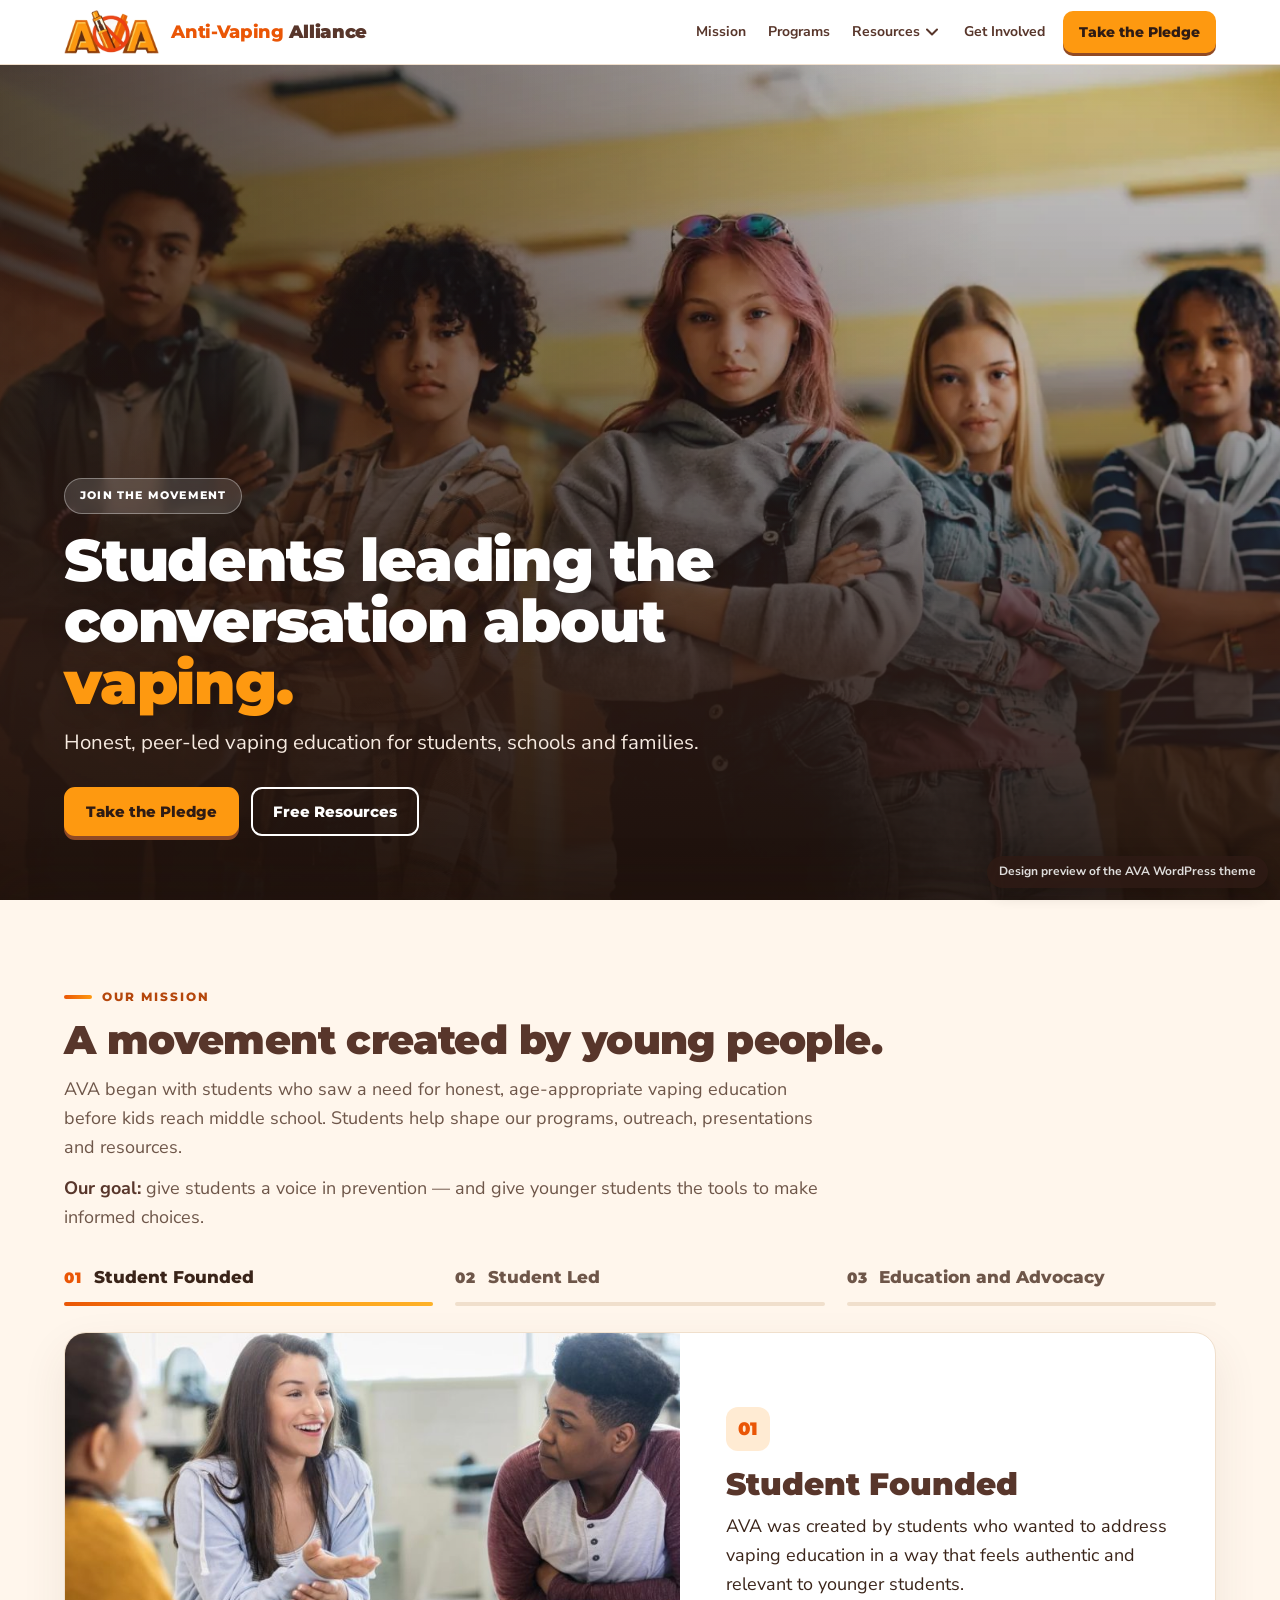
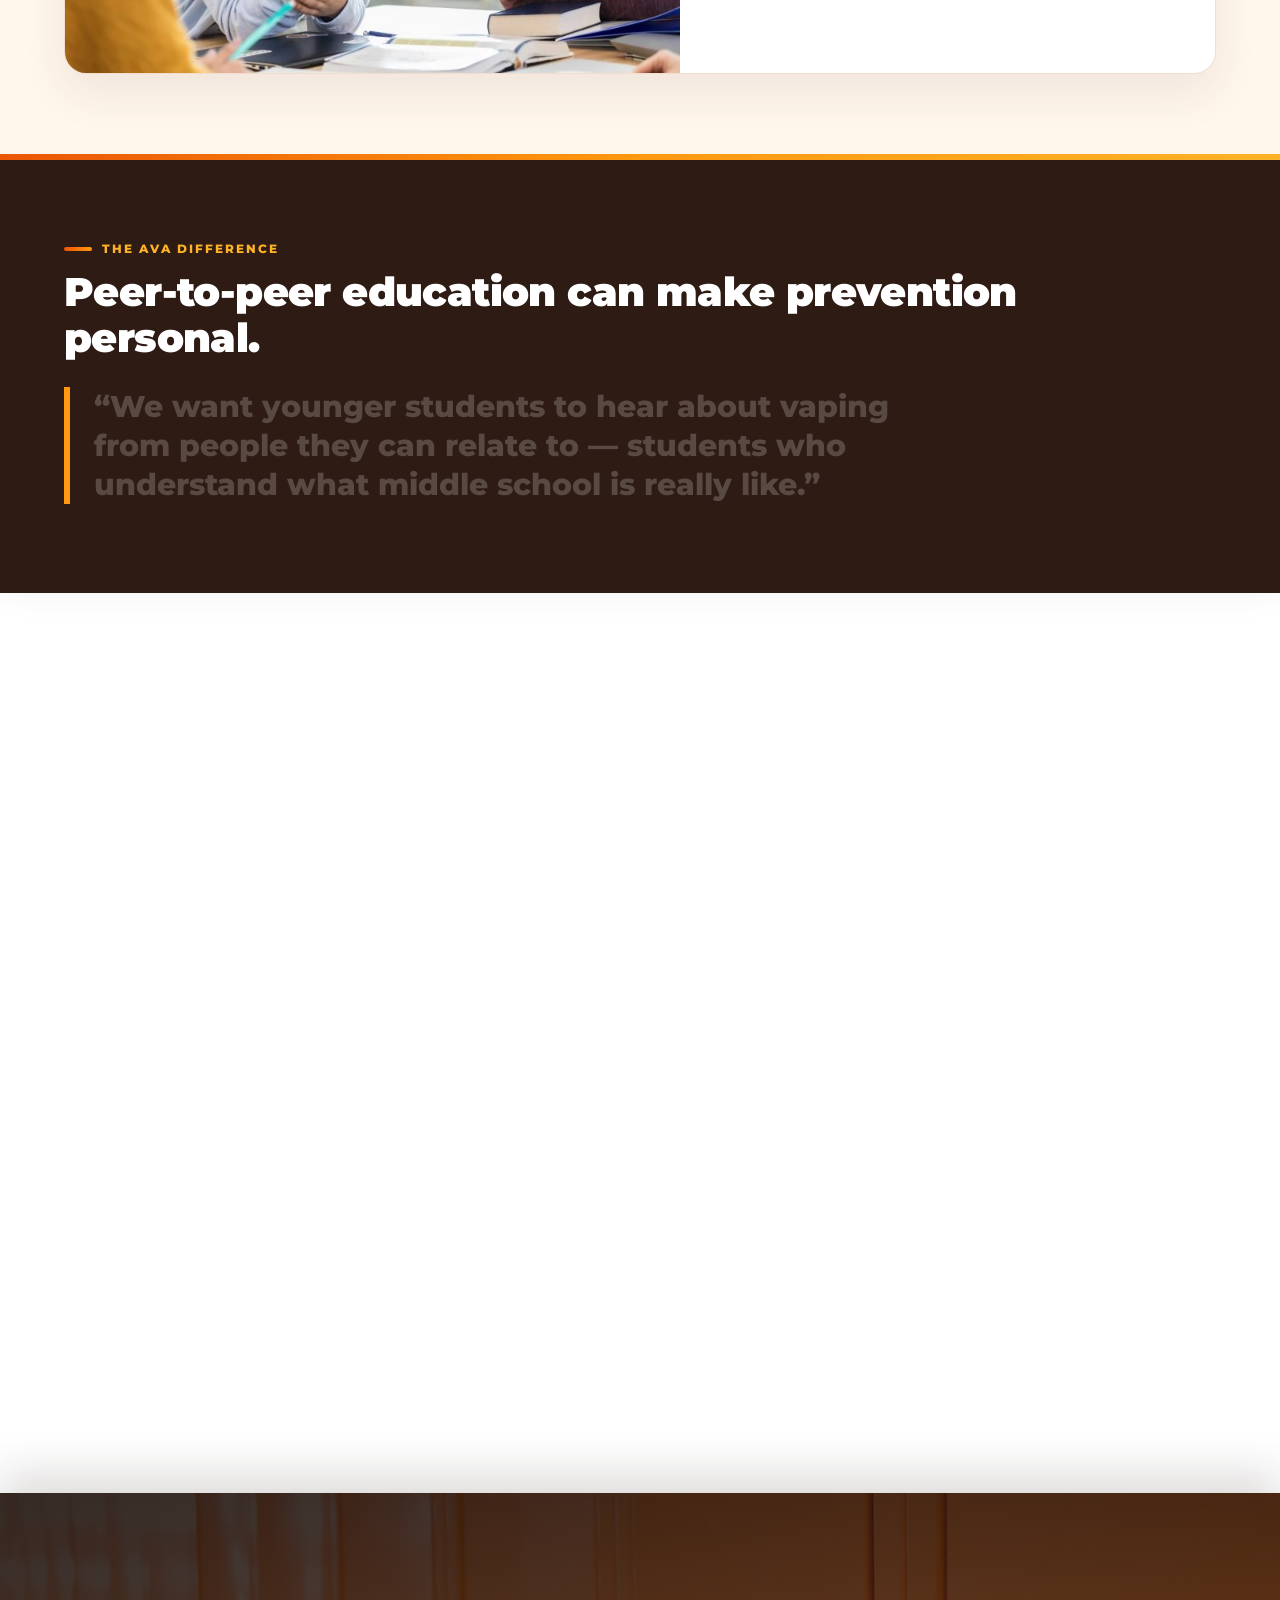
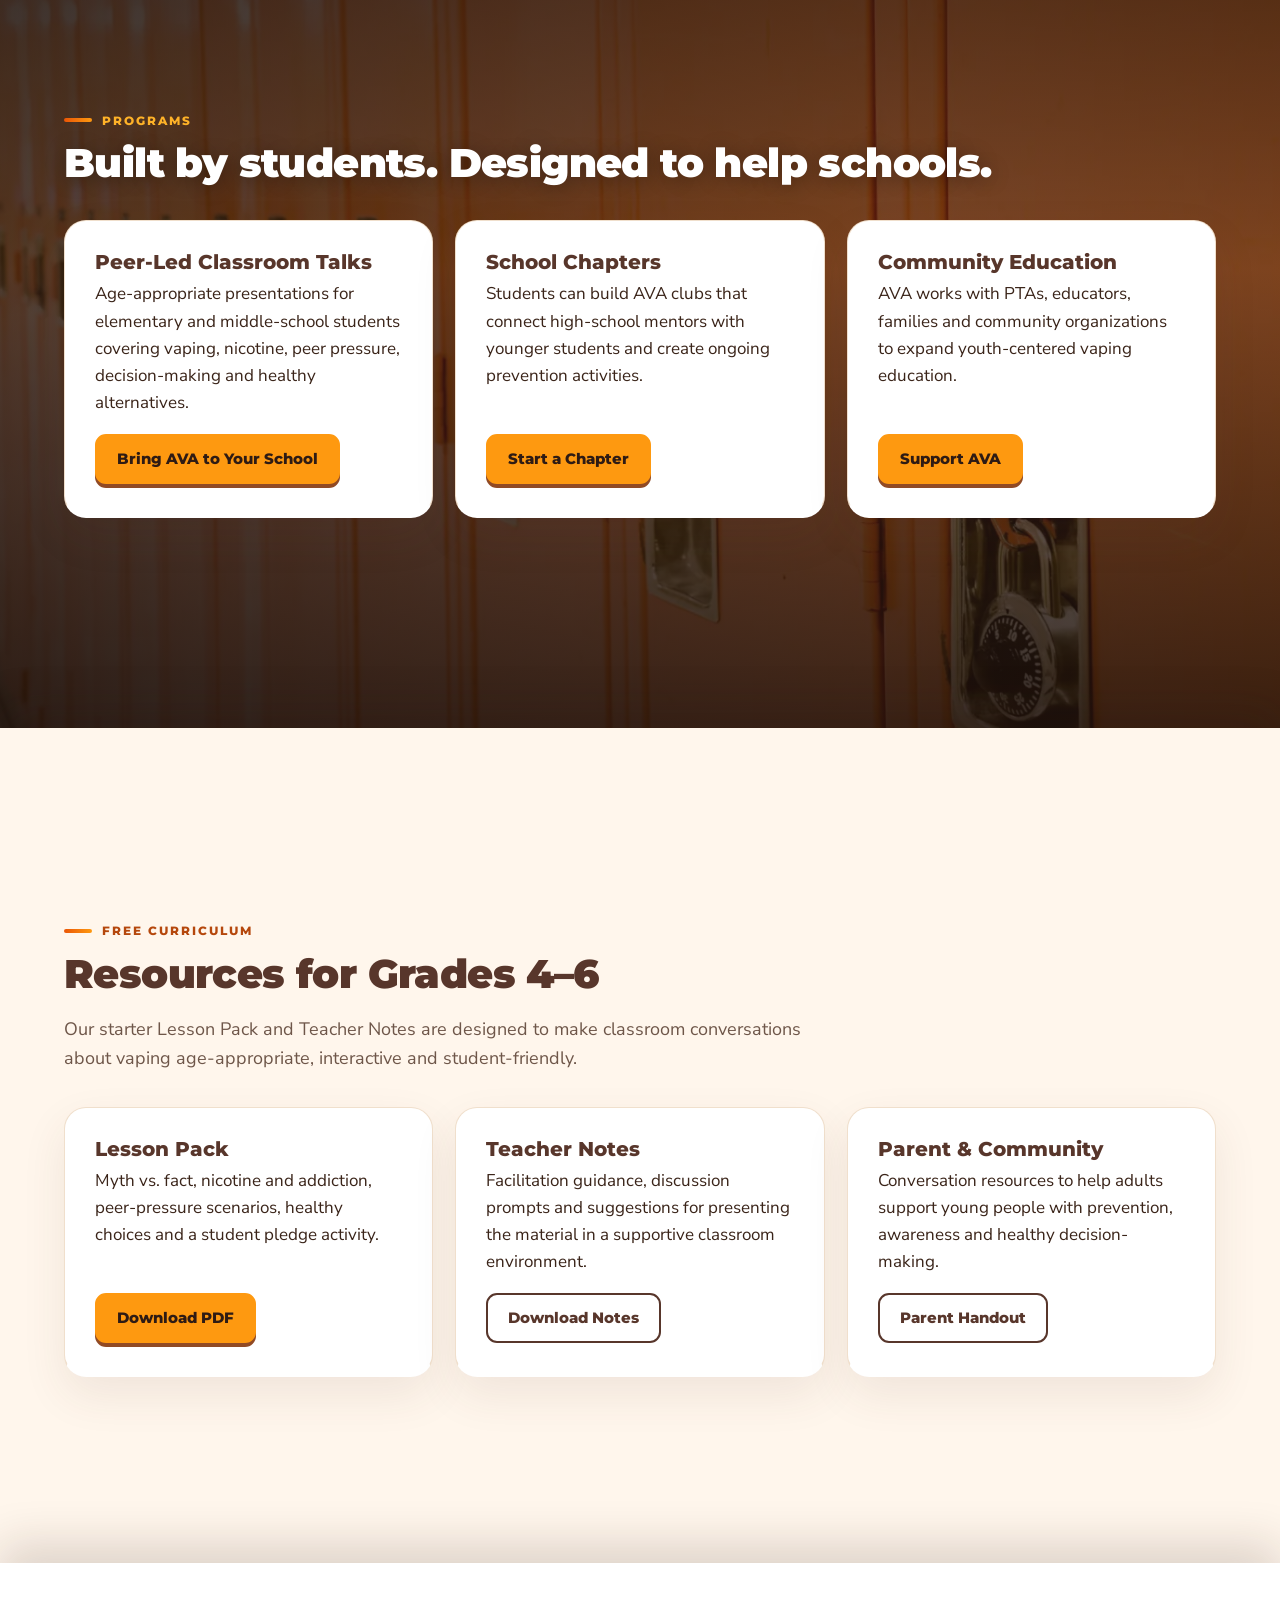
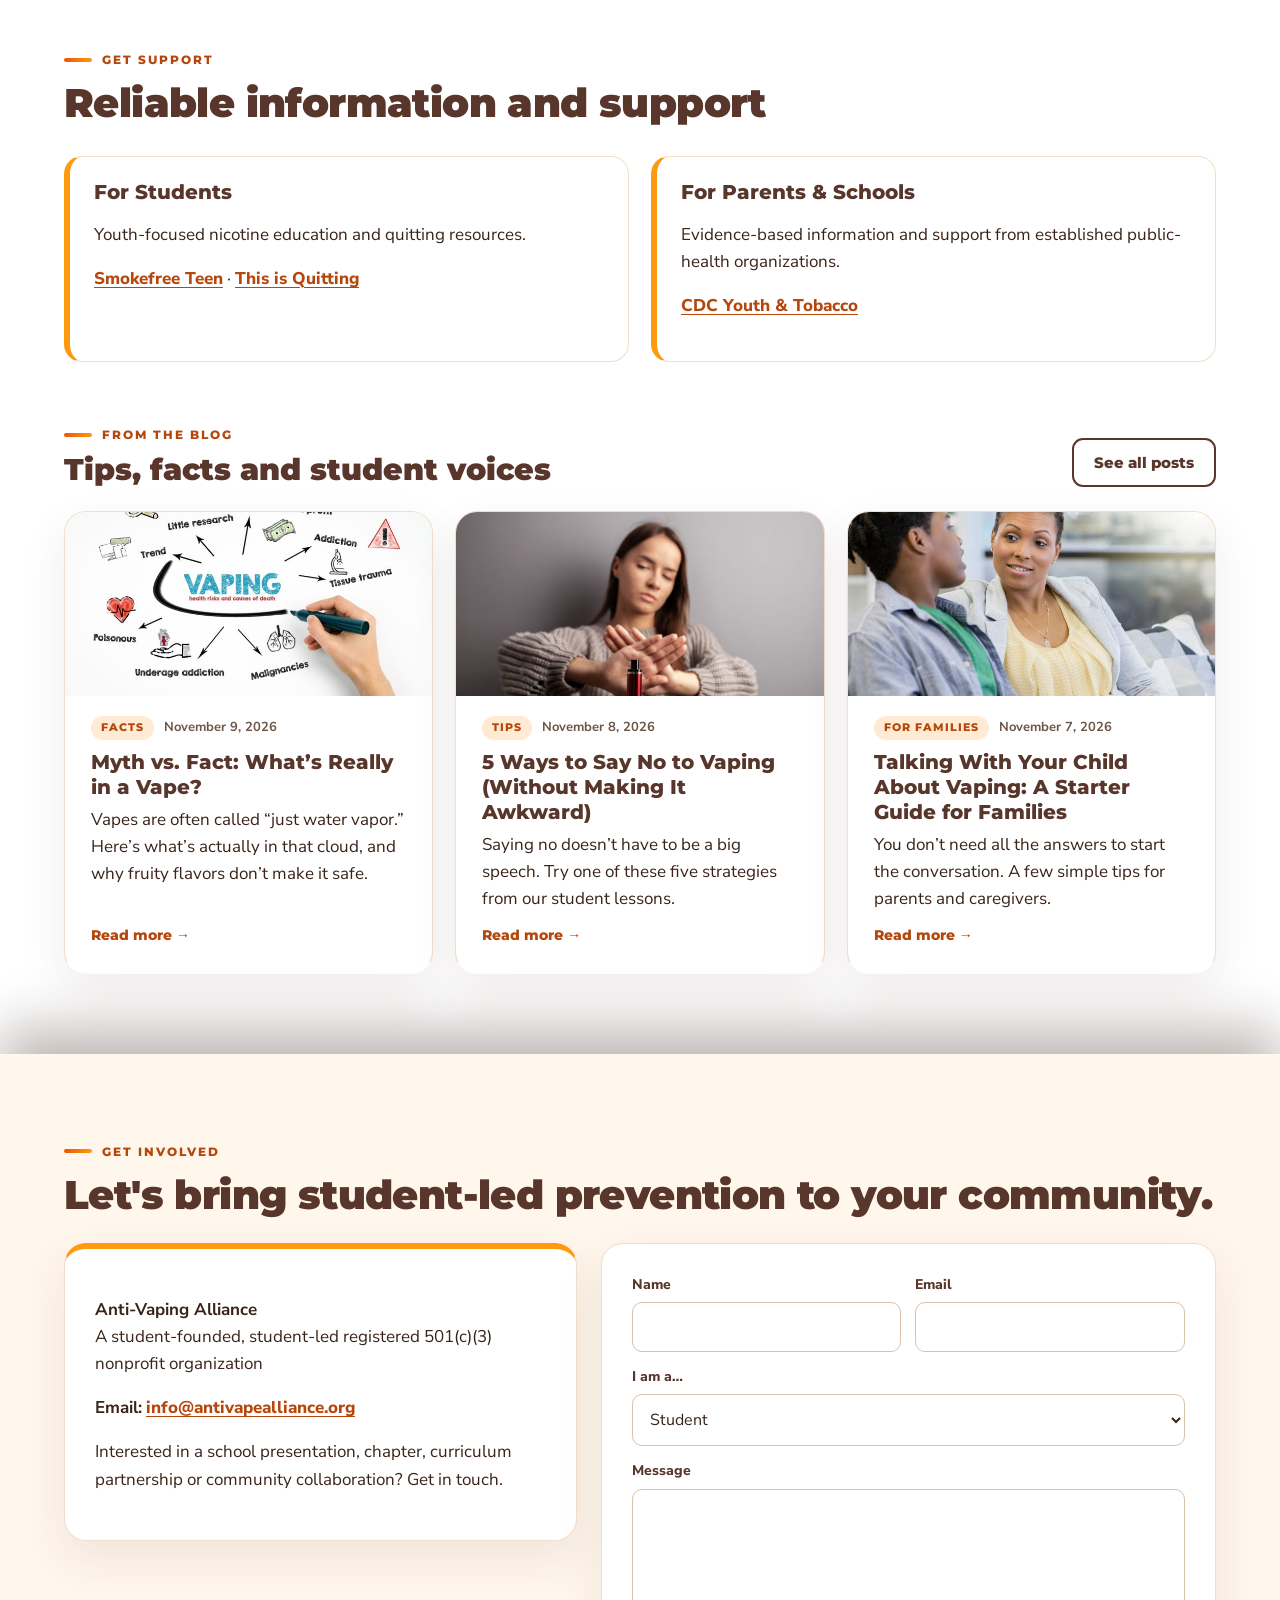
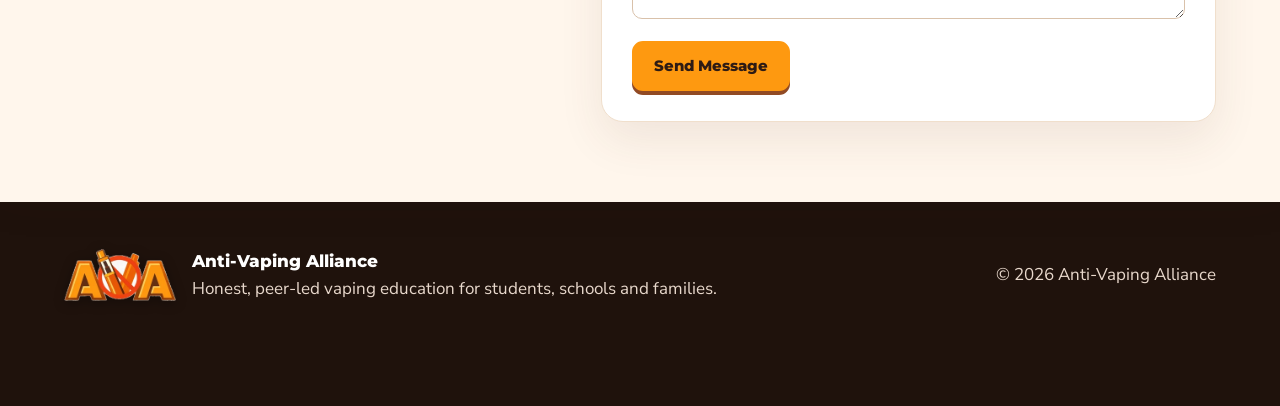
<file: index.html>
<!doctype html>
<html lang="en-US">
<head>
<meta charset="UTF-8">
<meta name="viewport" content="width=device-width,initial-scale=1">
<title>Anti-Vaping Alliance | Student Founded &amp; Led</title>
<meta name='robots' content='max-image-preview:large' />
<link rel="preload" href="theme/assets/fonts/montserrat-latin-900-normal.woff2" as="font" type="font/woff2" crossorigin>
<link rel="preload" href="theme/assets/fonts/nunito-sans-latin-400-normal.woff2" as="font" type="font/woff2" crossorigin>
<link rel="icon" type="image/png" sizes="64x64" href="theme/assets/images/favicon.png">
<link rel="icon" type="image/png" sizes="192x192" href="theme/assets/images/favicon-192.png">
<link rel="apple-touch-icon" href="theme/assets/images/apple-touch-icon.png">
<meta name="theme-color" content="#FE9910">
<meta name="description" content="The Anti-Vaping Alliance is a student-founded, student-led nonprofit offering peer-led vaping prevention, free curriculum for grades 4–6 and resources for families.">
<meta property="og:type" content="website">
<meta property="og:site_name" content="Anti-Vaping Alliance">
<meta property="og:title" content="Anti-Vaping Alliance | Student Founded &amp; Led">
<meta property="og:description" content="The Anti-Vaping Alliance is a student-founded, student-led nonprofit offering peer-led vaping prevention, free curriculum for grades 4–6 and resources for families.">
<meta property="og:url" content="https://lindsey-brock.github.io/anti-vape-alliance-site/">
<meta property="og:image" content="https://lindsey-brock.github.io/anti-vape-alliance-site/theme/assets/images/social-share.jpg">
<meta property="og:image:width" content="1200">
<meta property="og:image:height" content="630">
<meta property="og:locale" content="en_US">
<meta name="twitter:card" content="summary_large_image">
<meta name="twitter:title" content="Anti-Vaping Alliance | Student Founded &amp; Led">
<meta name="twitter:description" content="The Anti-Vaping Alliance is a student-founded, student-led nonprofit offering peer-led vaping prevention, free curriculum for grades 4–6 and resources for families.">
<meta name="twitter:image" content="https://lindsey-brock.github.io/anti-vape-alliance-site/theme/assets/images/social-share.jpg">
<script type="application/ld+json">{"@context":"https://schema.org","@type":"NGO","name":"Anti-Vaping Alliance","url":"https://lindsey-brock.github.io/anti-vape-alliance-site/","logo":"https://lindsey-brock.github.io/anti-vape-alliance-site/theme/assets/images/ava-logo.webp","description":"The Anti-Vaping Alliance is a student-founded, student-led nonprofit offering peer-led vaping prevention, free curriculum for grades 4–6 and resources for families.","nonprofitStatus":"Nonprofit501c3","email":"info@antivapealliance.org"}</script>
<style id='wp-img-auto-sizes-contain-inline-css'>
img:is([sizes=auto i],[sizes^="auto," i]){contain-intrinsic-size:3000px 1500px}
</style>
<style id='wp-block-library-inline-css'>
:root{--wp-block-synced-color:#7a00df;--wp-block-synced-color--rgb:122,0,223;--wp-bound-block-color:var(--wp-block-synced-color);--wp-editor-canvas-background:#ddd;--wp-admin-theme-color:#007cba;--wp-admin-theme-color--rgb:0,124,186;--wp-admin-theme-color-darker-10:#006ba1;--wp-admin-theme-color-darker-10--rgb:0,107,160.5;--wp-admin-theme-color-darker-20:#005a87;--wp-admin-theme-color-darker-20--rgb:0,90,135;--wp-admin-border-width-focus:2px}@media (min-resolution:192dpi){:root{--wp-admin-border-width-focus:1.5px}}.wp-element-button{cursor:pointer}:root .has-very-light-gray-background-color{background-color:#eee}:root .has-very-dark-gray-background-color{background-color:#313131}:root .has-very-light-gray-color{color:#eee}:root .has-very-dark-gray-color{color:#313131}:root .has-vivid-green-cyan-to-vivid-cyan-blue-gradient-background{background:linear-gradient(135deg,#00d084,#0693e3)}:root .has-purple-crush-gradient-background{background:linear-gradient(135deg,#34e2e4,#4721fb 50%,#ab1dfe)}:root .has-hazy-dawn-gradient-background{background:linear-gradient(135deg,#faaca8,#dad0ec)}:root .has-subdued-olive-gradient-background{background:linear-gradient(135deg,#fafae1,#67a671)}:root .has-atomic-cream-gradient-background{background:linear-gradient(135deg,#fdd79a,#004a59)}:root .has-nightshade-gradient-background{background:linear-gradient(135deg,#330968,#31cdcf)}:root .has-midnight-gradient-background{background:linear-gradient(135deg,#020381,#2874fc)}:root{--wp--preset--font-size--normal:16px;--wp--preset--font-size--huge:42px}.has-regular-font-size{font-size:1em}.has-larger-font-size{font-size:2.625em}.has-normal-font-size{font-size:var(--wp--preset--font-size--normal)}.has-huge-font-size{font-size:var(--wp--preset--font-size--huge)}.has-text-align-center{text-align:center}.has-text-align-left{text-align:left}.has-text-align-right{text-align:right}.has-fit-text{white-space:nowrap!important}#end-resizable-editor-section{display:none}.aligncenter{clear:both}.items-justified-left{justify-content:flex-start}.items-justified-center{justify-content:center}.items-justified-right{justify-content:flex-end}.items-justified-space-between{justify-content:space-between}.screen-reader-text{border:0;clip-path:inset(50%);height:1px;margin:-1px;overflow:hidden;padding:0;position:absolute;width:1px;word-wrap:normal!important}.screen-reader-text:focus{background-color:#ddd;clip-path:none;color:#444;display:block;font-size:1em;height:auto;left:5px;line-height:normal;padding:15px 23px 14px;text-decoration:none;top:5px;width:auto;z-index:100000}html :where(.has-border-color){border-style:solid}html :where([style*=border-top-color]){border-top-style:solid}html :where([style*=border-right-color]){border-right-style:solid}html :where([style*=border-bottom-color]){border-bottom-style:solid}html :where([style*=border-left-color]){border-left-style:solid}html :where([style*=border-width]){border-style:solid}html :where([style*=border-top-width]){border-top-style:solid}html :where([style*=border-right-width]){border-right-style:solid}html :where([style*=border-bottom-width]){border-bottom-style:solid}html :where([style*=border-left-width]){border-left-style:solid}html :where(img[class*=wp-image-]){height:auto;max-width:100%}:where(figure){margin:0 0 1em}html :where(.is-position-sticky){--wp-admin--admin-bar--position-offset:var(--wp-admin--admin-bar--height,0px)}@media screen and (max-width:600px){html :where(.is-position-sticky){--wp-admin--admin-bar--position-offset:0px}}

</style>
<style id='wp-block-paragraph-inline-css'>
.is-small-text{font-size:.875em}.is-regular-text{font-size:1em}.is-large-text{font-size:2.25em}.is-larger-text{font-size:3em}.has-drop-cap:not(:focus):first-letter{float:left;font-size:8.4em;font-style:normal;font-weight:100;line-height:.68;margin:.05em .1em 0 0;text-transform:uppercase}body.rtl .has-drop-cap:not(:focus):first-letter{float:none;margin-left:.1em}p.has-drop-cap.has-background{overflow:hidden}:root :where(p.has-background){padding:1.25em 2.375em}:where(p.has-text-color:not(.has-link-color)) a{color:inherit}p.has-text-align-left[style*="writing-mode:vertical-lr"],p.has-text-align-right[style*="writing-mode:vertical-rl"]{rotate:180deg}
</style>
<style id='global-styles-inline-css'>
:root{--wp--preset--aspect-ratio--square: 1;--wp--preset--aspect-ratio--4-3: 4/3;--wp--preset--aspect-ratio--3-4: 3/4;--wp--preset--aspect-ratio--3-2: 3/2;--wp--preset--aspect-ratio--2-3: 2/3;--wp--preset--aspect-ratio--16-9: 16/9;--wp--preset--aspect-ratio--9-16: 9/16;--wp--preset--color--black: #000000;--wp--preset--color--cyan-bluish-gray: #abb8c3;--wp--preset--color--white: #FFFFFF;--wp--preset--color--pale-pink: #f78da7;--wp--preset--color--vivid-red: #cf2e2e;--wp--preset--color--luminous-vivid-orange: #ff6900;--wp--preset--color--luminous-vivid-amber: #fcb900;--wp--preset--color--light-green-cyan: #7bdcb5;--wp--preset--color--vivid-green-cyan: #00d084;--wp--preset--color--pale-cyan-blue: #8ed1fc;--wp--preset--color--vivid-cyan-blue: #0693e3;--wp--preset--color--vivid-purple: #9b51e0;--wp--preset--color--ava-orange: #FE9910;--wp--preset--color--ava-amber: #FEB228;--wp--preset--color--ava-flame: #EA5606;--wp--preset--color--ava-brown: #58362B;--wp--preset--color--ava-espresso: #2E1B14;--wp--preset--color--ava-cream: #FFF6EC;--wp--preset--gradient--vivid-cyan-blue-to-vivid-purple: linear-gradient(135deg,rgb(6,147,227) 0%,rgb(155,81,224) 100%);--wp--preset--gradient--light-green-cyan-to-vivid-green-cyan: linear-gradient(135deg,rgb(122,220,180) 0%,rgb(0,208,130) 100%);--wp--preset--gradient--luminous-vivid-amber-to-luminous-vivid-orange: linear-gradient(135deg,rgb(252,185,0) 0%,rgb(255,105,0) 100%);--wp--preset--gradient--luminous-vivid-orange-to-vivid-red: linear-gradient(135deg,rgb(255,105,0) 0%,rgb(207,46,46) 100%);--wp--preset--gradient--very-light-gray-to-cyan-bluish-gray: linear-gradient(135deg,rgb(238,238,238) 0%,rgb(169,184,195) 100%);--wp--preset--gradient--cool-to-warm-spectrum: linear-gradient(135deg,rgb(74,234,220) 0%,rgb(151,120,209) 20%,rgb(207,42,186) 40%,rgb(238,44,130) 60%,rgb(251,105,98) 80%,rgb(254,248,76) 100%);--wp--preset--gradient--blush-light-purple: linear-gradient(135deg,rgb(255,206,236) 0%,rgb(152,150,240) 100%);--wp--preset--gradient--blush-bordeaux: linear-gradient(135deg,rgb(254,205,165) 0%,rgb(254,45,45) 50%,rgb(107,0,62) 100%);--wp--preset--gradient--luminous-dusk: linear-gradient(135deg,rgb(255,203,112) 0%,rgb(199,81,192) 50%,rgb(65,88,208) 100%);--wp--preset--gradient--pale-ocean: linear-gradient(135deg,rgb(255,245,203) 0%,rgb(182,227,212) 50%,rgb(51,167,181) 100%);--wp--preset--gradient--electric-grass: linear-gradient(135deg,rgb(202,248,128) 0%,rgb(113,206,126) 100%);--wp--preset--gradient--midnight: linear-gradient(135deg,rgb(2,3,129) 0%,rgb(40,116,252) 100%);--wp--preset--font-size--small: 13px;--wp--preset--font-size--medium: 20px;--wp--preset--font-size--large: 36px;--wp--preset--font-size--x-large: 42px;--wp--preset--spacing--20: 0.44rem;--wp--preset--spacing--30: 0.67rem;--wp--preset--spacing--40: 1rem;--wp--preset--spacing--50: 1.5rem;--wp--preset--spacing--60: 2.25rem;--wp--preset--spacing--70: 3.38rem;--wp--preset--spacing--80: 5.06rem;--wp--preset--shadow--natural: 6px 6px 9px rgba(0, 0, 0, 0.2);--wp--preset--shadow--deep: 12px 12px 50px rgba(0, 0, 0, 0.4);--wp--preset--shadow--sharp: 6px 6px 0px rgba(0, 0, 0, 0.2);--wp--preset--shadow--outlined: 6px 6px 0px -3px rgb(255, 255, 255), 6px 6px rgb(0, 0, 0);--wp--preset--shadow--crisp: 6px 6px 0px rgb(0, 0, 0);}:where(.is-layout-flex){gap: 0.5em;}:where(.is-layout-grid){gap: 0.5em;}body .is-layout-flex{display: flex;}.is-layout-flex{flex-wrap: wrap;align-items: center;}.is-layout-flex > :is(*, div){margin: 0;}body .is-layout-grid{display: grid;}.is-layout-grid > :is(*, div){margin: 0;}:where(.wp-block-columns.is-layout-flex){gap: 2em;}:where(.wp-block-columns.is-layout-grid){gap: 2em;}:where(.wp-block-post-template.is-layout-flex){gap: 1.25em;}:where(.wp-block-post-template.is-layout-grid){gap: 1.25em;}.has-black-color{color: var(--wp--preset--color--black) !important;}.has-cyan-bluish-gray-color{color: var(--wp--preset--color--cyan-bluish-gray) !important;}.has-white-color{color: var(--wp--preset--color--white) !important;}.has-pale-pink-color{color: var(--wp--preset--color--pale-pink) !important;}.has-vivid-red-color{color: var(--wp--preset--color--vivid-red) !important;}.has-luminous-vivid-orange-color{color: var(--wp--preset--color--luminous-vivid-orange) !important;}.has-luminous-vivid-amber-color{color: var(--wp--preset--color--luminous-vivid-amber) !important;}.has-light-green-cyan-color{color: var(--wp--preset--color--light-green-cyan) !important;}.has-vivid-green-cyan-color{color: var(--wp--preset--color--vivid-green-cyan) !important;}.has-pale-cyan-blue-color{color: var(--wp--preset--color--pale-cyan-blue) !important;}.has-vivid-cyan-blue-color{color: var(--wp--preset--color--vivid-cyan-blue) !important;}.has-vivid-purple-color{color: var(--wp--preset--color--vivid-purple) !important;}.has-black-background-color{background-color: var(--wp--preset--color--black) !important;}.has-cyan-bluish-gray-background-color{background-color: var(--wp--preset--color--cyan-bluish-gray) !important;}.has-white-background-color{background-color: var(--wp--preset--color--white) !important;}.has-pale-pink-background-color{background-color: var(--wp--preset--color--pale-pink) !important;}.has-vivid-red-background-color{background-color: var(--wp--preset--color--vivid-red) !important;}.has-luminous-vivid-orange-background-color{background-color: var(--wp--preset--color--luminous-vivid-orange) !important;}.has-luminous-vivid-amber-background-color{background-color: var(--wp--preset--color--luminous-vivid-amber) !important;}.has-light-green-cyan-background-color{background-color: var(--wp--preset--color--light-green-cyan) !important;}.has-vivid-green-cyan-background-color{background-color: var(--wp--preset--color--vivid-green-cyan) !important;}.has-pale-cyan-blue-background-color{background-color: var(--wp--preset--color--pale-cyan-blue) !important;}.has-vivid-cyan-blue-background-color{background-color: var(--wp--preset--color--vivid-cyan-blue) !important;}.has-vivid-purple-background-color{background-color: var(--wp--preset--color--vivid-purple) !important;}.has-black-border-color{border-color: var(--wp--preset--color--black) !important;}.has-cyan-bluish-gray-border-color{border-color: var(--wp--preset--color--cyan-bluish-gray) !important;}.has-white-border-color{border-color: var(--wp--preset--color--white) !important;}.has-pale-pink-border-color{border-color: var(--wp--preset--color--pale-pink) !important;}.has-vivid-red-border-color{border-color: var(--wp--preset--color--vivid-red) !important;}.has-luminous-vivid-orange-border-color{border-color: var(--wp--preset--color--luminous-vivid-orange) !important;}.has-luminous-vivid-amber-border-color{border-color: var(--wp--preset--color--luminous-vivid-amber) !important;}.has-light-green-cyan-border-color{border-color: var(--wp--preset--color--light-green-cyan) !important;}.has-vivid-green-cyan-border-color{border-color: var(--wp--preset--color--vivid-green-cyan) !important;}.has-pale-cyan-blue-border-color{border-color: var(--wp--preset--color--pale-cyan-blue) !important;}.has-vivid-cyan-blue-border-color{border-color: var(--wp--preset--color--vivid-cyan-blue) !important;}.has-vivid-purple-border-color{border-color: var(--wp--preset--color--vivid-purple) !important;}.has-vivid-cyan-blue-to-vivid-purple-gradient-background{background: var(--wp--preset--gradient--vivid-cyan-blue-to-vivid-purple) !important;}.has-light-green-cyan-to-vivid-green-cyan-gradient-background{background: var(--wp--preset--gradient--light-green-cyan-to-vivid-green-cyan) !important;}.has-luminous-vivid-amber-to-luminous-vivid-orange-gradient-background{background: var(--wp--preset--gradient--luminous-vivid-amber-to-luminous-vivid-orange) !important;}.has-luminous-vivid-orange-to-vivid-red-gradient-background{background: var(--wp--preset--gradient--luminous-vivid-orange-to-vivid-red) !important;}.has-very-light-gray-to-cyan-bluish-gray-gradient-background{background: var(--wp--preset--gradient--very-light-gray-to-cyan-bluish-gray) !important;}.has-cool-to-warm-spectrum-gradient-background{background: var(--wp--preset--gradient--cool-to-warm-spectrum) !important;}.has-blush-light-purple-gradient-background{background: var(--wp--preset--gradient--blush-light-purple) !important;}.has-blush-bordeaux-gradient-background{background: var(--wp--preset--gradient--blush-bordeaux) !important;}.has-luminous-dusk-gradient-background{background: var(--wp--preset--gradient--luminous-dusk) !important;}.has-pale-ocean-gradient-background{background: var(--wp--preset--gradient--pale-ocean) !important;}.has-electric-grass-gradient-background{background: var(--wp--preset--gradient--electric-grass) !important;}.has-midnight-gradient-background{background: var(--wp--preset--gradient--midnight) !important;}.has-small-font-size{font-size: var(--wp--preset--font-size--small) !important;}.has-medium-font-size{font-size: var(--wp--preset--font-size--medium) !important;}.has-large-font-size{font-size: var(--wp--preset--font-size--large) !important;}.has-x-large-font-size{font-size: var(--wp--preset--font-size--x-large) !important;}
</style>

<link rel='stylesheet' id='ava-style-css' href='theme/style.css' media='all' />
<link rel="canonical" href="https://lindsey-brock.github.io/anti-vape-alliance-site/" />
<meta name="robots" content="noindex">
    <style>.ava-preview-pill{position:fixed;right:12px;bottom:12px;opacity:.85;z-index:900;background:#2E1B14;color:#fff;font:700 12px/1.3 "Nunito Sans",Arial,sans-serif;padding:8px 12px;border-radius:999px;box-shadow:0 6px 18px rgba(0,0,0,.2)}@media (max-width:600px){.ava-preview-pill{font-size:10px;padding:6px 9px;right:8px;bottom:auto;top:calc(var(--ava-hdr,64px) + 8px)}}</style>
    <script>
    document.addEventListener('submit',function(e){
      var f=e.target.closest('form[data-ava-form]');if(!f)return;
      e.preventDefault();e.stopImmediatePropagation();
      var w=f.closest('.ava-form-wrap'),ok=w.querySelector('.ava-notice.success'),bad=w.querySelector('.ava-notice.error');
      if(!f.checkValidity()){var i=f.querySelector(':invalid');bad.textContent=i?i.validationMessage:'Please fill in the required fields.';bad.hidden=false;if(i)i.focus();return;}
      bad.hidden=true;ok.textContent=ok.textContent.replace(/ \(Preview.*$/,'')+' (Preview only: nothing was sent. On the WordPress site this is saved for the team.)';ok.hidden=false;f.remove();
    },true);
    </script>
    <script>
    (function(){var now=Math.round(Date.now()/1000);
    window.AVA_DEMO_FEED={count:312,
    recent:[{name:'Maya',ts:now-140},{name:'Jordan',ts:now-960},{name:'Priya',ts:now-2500},{name:'Eli',ts:now-5600}],
    names:['Ava','Noah','Sofia','Marcus','Zoe','Diego','Lena','Kai','Amara','Leo','Hana','Mateo']};})();
    </script>
    </head>
<body class="home wp-singular page-template-default page page-id-57 wp-embed-responsive wp-theme-ava-alliance ava-stack ava-has-scrub ava-has-feed ava-reveal">
<a class="skip-link screen-reader-text" href="#main">Skip to content</a>


<header class="ava-header">
	<div class="navin">
		<a class="ava-brand" href="./" rel="home">
			<img class="" src="theme/assets/images/ava-mark.webp" width="266" height="123" alt="" decoding="async">			<span class="name"><b>Anti-Vaping</b> Alliance</span>
			<span class="screen-reader-text">(home)</span>
		</a>

		<nav class="ava-nav" id="site-navigation" aria-label="Main menu">
			<ul id="primary-menu" class="menu"><li id="menu-item-70" class="menu-item menu-item-type-custom menu-item-object-custom menu-item-70"><a href="#mission">Mission</a></li>
<li id="menu-item-71" class="menu-item menu-item-type-custom menu-item-object-custom menu-item-71"><a href="#programs">Programs</a></li>
<li id="menu-item-72" class="menu-item menu-item-type-custom menu-item-object-custom menu-item-has-children menu-item-72"><a href="#curriculum">Resources</a><button type="button" class="sub-toggle" aria-expanded="false" aria-label="Show the Resources menu"><svg viewBox="0 0 12 8" width="12" height="8" aria-hidden="true" focusable="false"><path d="M1 1.5l5 5 5-5" fill="none" stroke="currentColor" stroke-width="2" stroke-linecap="round" stroke-linejoin="round"/></svg></button>
<ul class="sub-menu">
	<li id="menu-item-73" class="menu-item menu-item-type-custom menu-item-object-custom menu-item-73"><a href="#curriculum">Curriculum</a></li>
	<li id="menu-item-74" class="menu-item menu-item-type-custom menu-item-object-custom menu-item-74"><a href="#support">Get Support</a></li>
	<li id="menu-item-75" class="menu-item menu-item-type-post_type menu-item-object-page menu-item-75"><a href="blog.html">Blog</a></li>
</ul>
</li>
<li id="menu-item-76" class="menu-item menu-item-type-custom menu-item-object-custom menu-item-76"><a href="#contact">Get Involved</a></li>
</ul>		</nav>

		<a class="ava-cta" href="#pledge">Take the Pledge</a>
		<button class="menu-toggle" type="button" aria-controls="site-navigation" aria-expanded="false">
			<span class="screen-reader-text">Menu</span>
			<svg class="i-open" viewBox="0 0 24 24" aria-hidden="true" focusable="false"><path d="M3 6h18M3 12h18M3 18h18" stroke="currentColor" stroke-width="2.5" stroke-linecap="round" fill="none"/></svg>
			<svg class="i-close" viewBox="0 0 24 24" aria-hidden="true" focusable="false"><path d="M6 6l12 12M18 6L6 18" stroke="currentColor" stroke-width="2.5" stroke-linecap="round" fill="none"/></svg>
		</button>
	</div>
</header>

<main id="main" tabindex="-1">
<section class="ava-hero ava-panel overlay-medium focus-center hero-zoom" id="home">
	<img class="hero-bg" src="theme/assets/images/hero-students-1400.webp" srcset="theme/assets/images/hero-students-800.webp 800w, theme/assets/images/hero-students-1400.webp 1400w, theme/assets/images/hero-students-2000.webp 2000w" sizes="100vw" width="1400" height="933" alt="" fetchpriority="high" decoding="async">	<div class="hero-overlay" aria-hidden="true"></div>
	<div class="hero-in">
					<div class="ava-badge">Join the Movement</div>
				<h1>Students leading the conversation about <span>vaping.</span></h1>
					<p class="lead">Honest, peer-led vaping education for students, schools and families.</p>
				<div class="buttons"><a class="btn primary" href="#pledge">Take the Pledge</a><a class="btn" href="#curriculum">Free Resources</a></div>	</div>
</section>
<div class="ava-panel ava-group"><section class="ava-section tint" id="mission" aria-labelledby="mission-title">
	<div class="in">
		<div class="eyebrow">Our Mission</div><h2 id="mission-title">A movement created by young people.</h2><div class="sub"><p>AVA began with students who saw a need for honest, age-appropriate vaping education before kids reach middle school. Students help shape our programs, outreach, presentations and resources.</p>
<p><strong>Our goal:</strong> give students a voice in prevention — and give younger students the tools to make informed choices.</p>
</div>		<div class="ava-carousel" data-interval="7" data-autoplay>
	<div class="ava-carousel-tabs" role="tablist" aria-label="What makes AVA different">
					<button type="button" class="ava-ctab" role="tab" id="mission-tab-0" aria-controls="mission-panel-0" aria-selected="true">
				<span class="n">01</span>
				<span class="t">Student Founded</span>
				<span class="bar" aria-hidden="true"><span class="fill"></span></span>
			</button>
					<button type="button" class="ava-ctab" role="tab" id="mission-tab-1" aria-controls="mission-panel-1" aria-selected="false" tabindex="-1">
				<span class="n">02</span>
				<span class="t">Student Led</span>
				<span class="bar" aria-hidden="true"><span class="fill"></span></span>
			</button>
					<button type="button" class="ava-ctab" role="tab" id="mission-tab-2" aria-controls="mission-panel-2" aria-selected="false" tabindex="-1">
				<span class="n">03</span>
				<span class="t">Education and Advocacy</span>
				<span class="bar" aria-hidden="true"><span class="fill"></span></span>
			</button>
			</div>
	<div class="ava-carousel-panels">
					<div class="ava-cpanel is-active" role="tabpanel" id="mission-panel-0" aria-labelledby="mission-tab-0">
				<div class="ava-cpanel-img">
					<img width="1024" height="576" src="uploads/2026/11/student-founded-1024x576.jpg" class="attachment-large size-large wp-post-image" alt="A student talks with classmates around a table covered in books" sizes="(max-width: 900px) 100vw, 640px" loading="eager" decoding="async" fetchpriority="high" srcset="uploads/2026/11/student-founded-1024x576.jpg 1024w, uploads/2026/11/student-founded-300x169.jpg 300w, uploads/2026/11/student-founded-768x432.jpg 768w, uploads/2026/11/student-founded-1536x864.jpg 1536w, uploads/2026/11/student-founded.jpg 1600w" />				</div>
				<div class="ava-cpanel-txt">
											<div class="num" aria-hidden="true">01</div>
										<h3>Student Founded</h3>
					<div class="card-body"><p>AVA was created by students who wanted to address vaping education in a way that feels authentic and relevant to younger students.</p></div>
				</div>
			</div>
					<div class="ava-cpanel" role="tabpanel" id="mission-panel-1" aria-labelledby="mission-tab-1">
				<div class="ava-cpanel-img">
					<img width="1024" height="576" src="uploads/2026/11/student-led-1024x576.jpg" class="attachment-large size-large wp-post-image" alt="A student points to a whiteboard while a group of classmates listens" sizes="auto, (max-width: 900px) 100vw, 640px" loading="lazy" decoding="async" srcset="uploads/2026/11/student-led-1024x576.jpg 1024w, uploads/2026/11/student-led-300x169.jpg 300w, uploads/2026/11/student-led-768x432.jpg 768w, uploads/2026/11/student-led-1536x864.jpg 1536w, uploads/2026/11/student-led.jpg 1600w" />				</div>
				<div class="ava-cpanel-txt">
											<div class="num" aria-hidden="true">02</div>
										<h3>Student Led</h3>
					<div class="card-body"><p>Students are at the center of our outreach, presentations, chapter development, advocacy and ideas for reaching the next generation.</p></div>
				</div>
			</div>
					<div class="ava-cpanel" role="tabpanel" id="mission-panel-2" aria-labelledby="mission-tab-2">
				<div class="ava-cpanel-img">
					<img width="1024" height="576" src="uploads/2026/11/nonprofit-mission-1024x576.jpg" class="attachment-large size-large wp-post-image" alt="A teacher high-fives a student in a classroom" sizes="auto, (max-width: 900px) 100vw, 640px" loading="lazy" decoding="async" srcset="uploads/2026/11/nonprofit-mission-1024x576.jpg 1024w, uploads/2026/11/nonprofit-mission-300x169.jpg 300w, uploads/2026/11/nonprofit-mission-768x432.jpg 768w, uploads/2026/11/nonprofit-mission-1536x864.jpg 1536w, uploads/2026/11/nonprofit-mission.jpg 1600w" />				</div>
				<div class="ava-cpanel-txt">
											<div class="num" aria-hidden="true">03</div>
										<h3>Education and Advocacy</h3>
					<div class="card-body"><p>Our focus is education and prevention — making useful resources available to students, teachers, parents and communities.</p></div>
				</div>
			</div>
							<span class="ava-carousel-status" aria-hidden="true"><span class="ic"></span>Paused</span>
						<button type="button" class="ava-carousel-pause" hidden>
				<span class="ic" aria-hidden="true"></span><span class="lbl" data-play="Play" data-pause="Pause">Pause</span>
			</button>
			</div>
</div>
	</div>
</section>
<section class="ava-section ava-dark ava-scrub" id="difference" aria-labelledby="difference-title">
	<div class="scrub-stage">
		<div class="in">
			<div class="eyebrow">The AVA Difference</div><h2 id="difference-title">Peer-to-peer education can make prevention personal.</h2>							<blockquote class="quote"><p data-scrub>“We want younger students to hear about vaping from people they can relate to — students who understand what middle school is really like.”</p></blockquote>
								</div>
	</div>
</section>
</div><section class="ava-section ava-panel has-photo" id="programs" aria-labelledby="programs-title">
			<img class="section-bg" src="theme/assets/images/programs-lockers-1600.webp" srcset="theme/assets/images/programs-lockers-900.webp 900w, theme/assets/images/programs-lockers-1600.webp 1600w, theme/assets/images/programs-lockers-1920.webp 1920w" sizes="100vw" width="1600" height="900" alt="" loading="lazy" decoding="async">		<div class="section-overlay" aria-hidden="true"></div>
		<div class="in">
		<div class="eyebrow">Programs</div><h2 id="programs-title">Built by students. Designed to help schools.</h2>		<div class="grid">
			<article class="card">
						<h3>Peer-Led Classroom Talks</h3>
			<div class="card-body"><p>Age-appropriate presentations for elementary and middle-school students covering vaping, nicotine, peer pressure, decision-making and healthy alternatives.</p></div>
			<div class="card-cta"><a class="btn primary" href="#school">Bring AVA to Your School</a></div>		</article>
			<article class="card">
						<h3>School Chapters</h3>
			<div class="card-body"><p>Students can build AVA clubs that connect high-school mentors with younger students and create ongoing prevention activities.</p></div>
			<div class="card-cta"><a class="btn primary" href="#chapter">Start a Chapter</a></div>		</article>
			<article class="card">
						<h3>Community Education</h3>
			<div class="card-body"><p>AVA works with PTAs, educators, families and community organizations to expand youth-centered vaping education.</p></div>
			<div class="card-cta"><a class="btn primary" href="https://enroll.zellepay.com/qr-codes?data=ewogICAgInRva2VuIjogImFudGktdmFwZS1hbGxpYW5jZSIsCiAgICAibmFtZSI6ICJBbnRpIFZhcGluZyBBbGxpYW5jZSBJbmMiLAogICAgImFjdGlvbiI6ICJwYXltZW50Igp9" target="_blank" rel="noopener">Support AVA<span class="screen-reader-text"> (opens in a new tab)</span></a></div>		</article>
	</div>
	</div>
</section>
<section class="ava-section ava-panel tint" id="curriculum" aria-labelledby="curriculum-title">
	<div class="in">
		<div class="eyebrow">Free Curriculum</div><h2 id="curriculum-title">Resources for Grades 4–6</h2><p class="sub">Our starter Lesson Pack and Teacher Notes are designed to make classroom conversations about vaping age-appropriate, interactive and student-friendly.</p>		<div class="grid">
			<article class="card">
						<h3>Lesson Pack</h3>
			<div class="card-body"><p>Myth vs. fact, nicotine and addiction, peer-pressure scenarios, healthy choices and a student pledge activity.</p></div>
			<a class="btn primary" href="#" data-pdf-preview="ava-be-the-boss-of-your-choices" data-pages="6">Download PDF<span class="screen-reader-text"> – Lesson Pack</span></a>		</article>
			<article class="card">
						<h3>Teacher Notes</h3>
			<div class="card-body"><p>Facilitation guidance, discussion prompts and suggestions for presenting the material in a supportive classroom environment.</p></div>
			<a class="btn" href="#" data-pdf-preview="ava-teacher-notes" data-pages="2">Download Notes<span class="screen-reader-text"> – Teacher Notes</span></a>		</article>
			<article class="card">
						<h3>Parent &amp; Community</h3>
			<div class="card-body"><p>Conversation resources to help adults support young people with prevention, awareness and healthy decision-making.</p></div>
			<a class="btn" href="#" data-pdf-preview="ava-parent-community-resources" data-pages="2">Parent Handout<span class="screen-reader-text"> – Parent &amp; Community</span></a>		</article>
	</div>
	</div>
</section>
<section class="ava-section ava-panel" id="resources" aria-labelledby="resources-title">
	<span id="support" class="ava-anchor" aria-hidden="true"></span>
	<div class="in">
		<div class="eyebrow">Get Support</div><h2 id="resources-title">Reliable information and support</h2>					<div class="resources">
									<div class="resource">
						<h3>For Students</h3>
						<p>Youth-focused nicotine education and quitting resources.</p><p><a href="https://teen.smokefree.gov/" target="_blank" rel="noopener">Smokefree Teen</a> · <a href="https://truthinitiative.org/thisisquitting" target="_blank" rel="noopener">This is Quitting</a></p>					</div>
									<div class="resource">
						<h3>For Parents &amp; Schools</h3>
						<p>Evidence-based information and support from established public-health organizations.</p><p><a href="https://www.cdc.gov/tobacco/youth/index.htm" target="_blank" rel="noopener">CDC Youth &amp; Tobacco</a></p>					</div>
							</div>
		
					<div class="ava-blog" id="blog">
	<div class="ava-blog-head">
		<div>
							<div class="eyebrow">From the Blog</div>
										<h3 class="ava-blog-title">Tips, facts and student voices</h3>
					</div>
					<a class="btn ava-blog-all" href="blog.html">See all posts</a>
			</div>
			<div class="grid ava-blog-grid">
							<article class="card post-card">
	<a class="post-thumb" href="post-myth-vs-fact-whats-really-in-a-vape.html" tabindex="-1" aria-hidden="true">
					<img width="720" height="450" src="uploads/2026/11/myth-vs-fact-720x450.jpg" class="attachment-ava-card size-ava-card wp-post-image" alt="Hand-drawn diagram of vaping health risks" loading="lazy" decoding="async" />			</a>
	<div class="post-meta">
					<span class="post-cat">Facts</span>
				<time datetime="2026-11-09T17:42:28+00:00">November 9, 2026</time>
	</div>
	<h4 class="post-title"><a href="post-myth-vs-fact-whats-really-in-a-vape.html">Myth vs. Fact: What’s Really in a Vape?</a></h4>
	<div class="card-body"><p>Vapes are often called “just water vapor.” Here’s what’s actually in that cloud, and why fruity flavors don’t make it safe.</p></div>
	<a class="post-more" href="post-myth-vs-fact-whats-really-in-a-vape.html">Read more<span class="screen-reader-text">: Myth vs. Fact: What’s Really in a Vape?</span> &rarr;</a>
</article>
							<article class="card post-card">
	<a class="post-thumb" href="post-5-ways-to-say-no-to-vaping-without-making-it-awkward.html" tabindex="-1" aria-hidden="true">
					<img width="720" height="450" src="uploads/2026/11/say-no-to-vaping-720x450.jpg" class="attachment-ava-card size-ava-card wp-post-image" alt="A young person crossing their arms to refuse a vape" loading="lazy" decoding="async" />			</a>
	<div class="post-meta">
					<span class="post-cat">Tips</span>
				<time datetime="2026-11-08T17:42:28+00:00">November 8, 2026</time>
	</div>
	<h4 class="post-title"><a href="post-5-ways-to-say-no-to-vaping-without-making-it-awkward.html">5 Ways to Say No to Vaping (Without Making It Awkward)</a></h4>
	<div class="card-body"><p>Saying no doesn’t have to be a big speech. Try one of these five strategies from our student lessons.</p></div>
	<a class="post-more" href="post-5-ways-to-say-no-to-vaping-without-making-it-awkward.html">Read more<span class="screen-reader-text">: 5 Ways to Say No to Vaping (Without Making It Awkward)</span> &rarr;</a>
</article>
							<article class="card post-card">
	<a class="post-thumb" href="post-talking-with-your-child-about-vaping-a-starter-guide-for-families.html" tabindex="-1" aria-hidden="true">
					<img width="720" height="450" src="uploads/2026/11/talking-with-your-child-720x450.jpg" class="attachment-ava-card size-ava-card wp-post-image" alt="A parent and teen talking together on a couch" loading="lazy" decoding="async" />			</a>
	<div class="post-meta">
					<span class="post-cat">For Families</span>
				<time datetime="2026-11-07T17:42:28+00:00">November 7, 2026</time>
	</div>
	<h4 class="post-title"><a href="post-talking-with-your-child-about-vaping-a-starter-guide-for-families.html">Talking With Your Child About Vaping: A Starter Guide for Families</a></h4>
	<div class="card-body"><p>You don’t need all the answers to start the conversation. A few simple tips for parents and caregivers.</p></div>
	<a class="post-more" href="post-talking-with-your-child-about-vaping-a-starter-guide-for-families.html">Read more<span class="screen-reader-text">: Talking With Your Child About Vaping: A Starter Guide for Families</span> &rarr;</a>
</article>
					</div>
			</div>
			</div>
</section>
<section class="ava-section ava-last tint" id="contact" aria-labelledby="contact-title">
	<span id="involved" class="ava-anchor" aria-hidden="true"></span>
	<div class="in">
		<div class="eyebrow">Get Involved</div><h2 id="contact-title">Let&#039;s bring student-led prevention to your community.</h2>		<div class="contact-grid">
			<div class="card contact-card">
				<p><strong>Anti-Vaping Alliance</strong><br>A student-founded, student-led registered 501(c)(3) nonprofit organization</p>
									<p><strong>Email:</strong> <a href="mailto:&#105;&#110;&#102;o&#064;&#097;nti&#118;a&#112;&#101;&#097;&#108;&#108;&#105;an&#099;e.org">i&#110;fo&#064;ant&#105;&#118;apea&#108;l&#105;a&#110;c&#101;&#046;&#111;&#114;g</a></p>
								<p>Interested in a school presentation, chapter, curriculum partnership or community collaboration? Get in touch.</p>
			</div>
							<div class="card">
					<h3 class="screen-reader-text">Send us a message</h3>
						<div class="ava-form-wrap">
		<p class="ava-notice success" role="status" hidden>Thanks for reaching out! We&#039;ll get back to you soon.</p>
		<p class="ava-notice error" role="alert" hidden></p>
				<form class="ava-form" id="ava-contact-form" method="post" action="#" data-ava-form novalidate>
			<input type="hidden" name="action" value="ava_submit">
			<input type="hidden" name="ava_type" value="contact">
			<input type="hidden" name="ava_ts" value="1794347301">
			<input type="hidden" name="ava_sig" value="0b20c6f19c537de316cde08a9ef39468c7bb7a62eaa47fd66af9bbc5be64a740">
			<input type="hidden" name="ava_return" value="/">
			<div class="hp" aria-hidden="true">
				<label for="ava-contact-website">Website</label>
				<input type="text" id="ava-contact-website" name="ava_website" tabindex="-1" autocomplete="off">
			</div>

							<div class="row">
					<div>
						<label for="ava-contact-name">Name</label>
						<input type="text" id="ava-contact-name" name="name" required maxlength="100" autocomplete="name">
					</div>
					<div>
						<label for="ava-contact-email">Email</label>
						<input type="email" id="ava-contact-email" name="email" required maxlength="120" autocomplete="email">
					</div>
				</div>
				<label for="ava-contact-role">I am a…</label>
				<select id="ava-contact-role" name="role">
											<option value="student">Student</option>
											<option value="parent">Parent or guardian</option>
											<option value="educator">Teacher or school staff</option>
											<option value="community">Community partner</option>
											<option value="other">Other</option>
									</select>
				<label for="ava-contact-message">Message</label>
				<textarea id="ava-contact-message" name="message" required maxlength="5000"></textarea>
				<button type="submit">Send Message</button>
					</form>
			</div>
					</div>
					</div>
	</div>
</section>
</main>

<footer class="ava-footer">
	<div class="in">
		<div class="fbrand">
			<img class="" src="theme/assets/images/ava-mark.webp" width="266" height="123" alt="" decoding="async">			<div>
				<strong>Anti-Vaping Alliance</strong><br>
				Honest, peer-led vaping education for students, schools and families.											</div>
		</div>
		<div>&copy; 2026 Anti-Vaping Alliance</div>
	</div>
</footer>

<div class="ava-modal" id="pledge-modal" role="dialog" aria-modal="true" aria-labelledby="pledge-title" hidden>
	<div class="modalbox">
		<button class="close" type="button" data-ava-close aria-label="Close">&times;</button>
		<img src="theme/assets/images/ava-logo.webp" width="693" height="426" alt="" class="mlogo" loading="lazy" decoding="async">					<div class="eyebrow">Student Pledge</div>
				<h2 id="pledge-title">Take the AVA Pledge</h2>
		<p>I pledge to protect my brain, heart and lungs. I choose healthy choices over vaping and will help create a school community where students feel informed, supported and confident to say no.</p>
			<div class="ava-form-wrap">
		<p class="ava-notice success" role="status" hidden>Thank you for standing with the Anti-Vaping Alliance!</p>
		<p class="ava-notice error" role="alert" hidden></p>
				<form class="ava-form" id="ava-pledge-form" method="post" action="#" data-ava-form novalidate>
			<input type="hidden" name="action" value="ava_submit">
			<input type="hidden" name="ava_type" value="pledge">
			<input type="hidden" name="ava_ts" value="1794347301">
			<input type="hidden" name="ava_sig" value="2665ac9dbc84ecff44b2588a49319130790af256ac4e93eecccd5b935cd2bba0">
			<input type="hidden" name="ava_return" value="/">
			<div class="hp" aria-hidden="true">
				<label for="ava-pledge-website">Website</label>
				<input type="text" id="ava-pledge-website" name="ava_website" tabindex="-1" autocomplete="off">
			</div>

											<div class="row">
					<div>
						<label for="ava-pledge-first">First name</label>
						<input type="text" id="ava-pledge-first" name="first_name" required maxlength="60" autocomplete="given-name">
					</div>
										<div>
						<label for="ava-pledge-last">Last name</label>
						<input type="text" id="ava-pledge-last" name="last_name" required maxlength="60" autocomplete="family-name">
					</div>
									</div>
									<label for="ava-pledge-email">Email <span class="opt">(optional)</span></label>
					<input type="email" id="ava-pledge-email" name="email" maxlength="120" autocomplete="email">
													<label class="check"><input type="checkbox" name="show_name" value="1"> Show my first name in the “just took the pledge” pop-up</label>
												<button type="submit">Sign the Pledge</button>

					</form>
			</div>
		</div>
</div>

<div class="ava-modal" id="school-modal" role="dialog" aria-modal="true" aria-labelledby="school-title" hidden>
	<div class="modalbox">
		<button class="close" type="button" data-ava-close aria-label="Close">&times;</button>
					<div class="eyebrow">Peer-Led Classroom Talks</div>
				<h2 id="school-title">Bring AVA to your school</h2>
		<p>Tell us a little about your school and we’ll get in touch to plan an age-appropriate, student-led presentation.</p>
			<div class="ava-form-wrap">
		<p class="ava-notice success" role="status" hidden>Thanks! We’ve received your request and will be in touch soon.</p>
		<p class="ava-notice error" role="alert" hidden></p>
				<form class="ava-form" id="ava-school-form" method="post" action="#" data-ava-form novalidate>
			<input type="hidden" name="action" value="ava_submit">
			<input type="hidden" name="ava_type" value="school">
			<input type="hidden" name="ava_ts" value="1794347301">
			<input type="hidden" name="ava_sig" value="075286f63d2dd27a4f14157ef6340ad077e4888c8f9ad7b99a6a297b0d1459c7">
			<input type="hidden" name="ava_return" value="/">
			<div class="hp" aria-hidden="true">
				<label for="ava-school-website">Website</label>
				<input type="text" id="ava-school-website" name="ava_website" tabindex="-1" autocomplete="off">
			</div>

							<div class="row">
					<div>
						<label for="ava-school-name">Name</label>
						<input type="text" id="ava-school-name" name="name" required maxlength="100" autocomplete="name">
					</div>
					<div>
						<label for="ava-school-email">Email</label>
						<input type="email" id="ava-school-email" name="email" required maxlength="120" autocomplete="email">
					</div>
				</div>
				<div class="row">
					<div>
						<label for="ava-school-school">School or organization</label>
						<input type="text" id="ava-school-school" name="school" required maxlength="150" autocomplete="organization">
					</div>
					<div>
						<label for="ava-school-role">I am a…</label>
						<select id="ava-school-role" name="role">
															<option value="educator">Teacher or school staff</option>
															<option value="student">Student</option>
															<option value="parent">Parent or guardian</option>
															<option value="community">Community partner</option>
															<option value="other">Other</option>
													</select>
					</div>
				</div>
				<label for="ava-school-grade">Grade levels you’d like us to visit <span class="opt">(optional)</span></label>
				<input type="text" id="ava-school-grade" name="grade" maxlength="60">
				<label for="ava-school-message">Anything else we should know? (dates, class size…) <span class="opt">(optional)</span></label>
				<textarea id="ava-school-message" name="message" maxlength="5000" rows="4"></textarea>
				<button type="submit">Send Request</button>

					</form>
			</div>
		</div>
</div>
<div class="ava-modal" id="chapter-modal" role="dialog" aria-modal="true" aria-labelledby="chapter-title" hidden>
	<div class="modalbox">
		<button class="close" type="button" data-ava-close aria-label="Close">&times;</button>
					<div class="eyebrow">School Chapters</div>
				<h2 id="chapter-title">Start an AVA chapter</h2>
		<p>Want to bring AVA to your school? Tell us who you are and we’ll help you get your chapter started.</p>
			<div class="ava-form-wrap">
		<p class="ava-notice success" role="status" hidden>Thanks for wanting to lead! We’ll reach out with next steps soon.</p>
		<p class="ava-notice error" role="alert" hidden></p>
				<form class="ava-form" id="ava-chapter-form" method="post" action="#" data-ava-form novalidate>
			<input type="hidden" name="action" value="ava_submit">
			<input type="hidden" name="ava_type" value="chapter">
			<input type="hidden" name="ava_ts" value="1794347301">
			<input type="hidden" name="ava_sig" value="15c9ba8e588348a4b5d26342b60377be161f5474efaa510792e42fd1b70bfd6e">
			<input type="hidden" name="ava_return" value="/">
			<div class="hp" aria-hidden="true">
				<label for="ava-chapter-website">Website</label>
				<input type="text" id="ava-chapter-website" name="ava_website" tabindex="-1" autocomplete="off">
			</div>

							<div class="row">
					<div>
						<label for="ava-chapter-name">Name</label>
						<input type="text" id="ava-chapter-name" name="name" required maxlength="100" autocomplete="name">
					</div>
					<div>
						<label for="ava-chapter-email">Email</label>
						<input type="email" id="ava-chapter-email" name="email" required maxlength="120" autocomplete="email">
					</div>
				</div>
				<div class="row">
					<div>
						<label for="ava-chapter-school">Your school</label>
						<input type="text" id="ava-chapter-school" name="school" required maxlength="150" autocomplete="organization">
					</div>
					<div>
						<label for="ava-chapter-role">I am a…</label>
						<select id="ava-chapter-role" name="role">
															<option value="student">Student</option>
															<option value="parent">Parent or guardian</option>
															<option value="educator">Teacher or school staff</option>
															<option value="community">Community partner</option>
															<option value="other">Other</option>
													</select>
					</div>
				</div>
				<label for="ava-chapter-grade">Your grade <span class="opt">(optional)</span></label>
				<input type="text" id="ava-chapter-grade" name="grade" maxlength="60">
				<label for="ava-chapter-message">Tell us a bit about your idea <span class="opt">(optional)</span></label>
				<textarea id="ava-chapter-message" name="message" maxlength="5000" rows="4"></textarea>
				<button type="submit">Send Request</button>

					</form>
			</div>
		</div>
</div>

	<div class="ava-proof" id="ava-proof">
		<div class="ava-toast" aria-hidden="true" hidden>
			<span class="t-ic"><svg viewBox="0 0 24 24" width="18" height="18" aria-hidden="true" focusable="false"><path d="M5 12.5l4.2 4.2L19 7" fill="none" stroke="currentColor" stroke-width="3" stroke-linecap="round" stroke-linejoin="round"/></svg></span>
			<span class="t-body"><span class="t-msg"></span><span class="t-ago"></span></span>
			<button type="button" class="t-close" tabindex="-1">&times;</button>
		</div>
		<a class="ava-counter" href="#pledge" hidden>
			<span class="dot" aria-hidden="true"></span>
			<span class="ava-counter-num">0</span>
			<span class="lbl">pledges signed</span>
			<span class="screen-reader-text"> – take the pledge</span>
		</a>
	</div>
	
<script type="speculationrules">
{"prefetch":[{"source":"document","where":{"and":[{"href_matches":"/*"},{"not":{"href_matches":["/wp-*.php","/wp-admin/*","/wp-content/uploads/*","/wp-content/*","/wp-content/plugins/*","/wp-content/themes/ava-alliance/*","/*\\?(.+)"]}},{"not":{"selector_matches":"a[rel~=\"nofollow\"]"}},{"not":{"selector_matches":".no-prefetch, .no-prefetch a"}}]},"eagerness":"conservative"}]}
</script>
<script id="ava-theme-js-extra">
var AVA = {"ajaxUrl":"","errorMsg":"Sorry, something went wrong. Please try again.","feed":{"url":"","counter":true,"toasts":true,"min":0,"label":"pledges signed","i18n":{"signed":"just took the pledge","justNow":"just now","min":"%d min ago","hr":"%d hr ago","day":"%d days ago","yday":"yesterday","dismiss":"Dismiss","cta":"Take the pledge"}}};
//# sourceURL=ava-theme-js-extra
</script>
<script src="theme/assets/js/theme.js" id="ava-theme-js" defer data-wp-strategy="defer"></script>
<div class="ava-preview-pill" aria-hidden="true">Design preview of the AVA WordPress theme</div>

<div class="pdfv" id="pdfv" role="dialog" aria-modal="true" aria-label="Document preview" hidden>
  <div class="pdfv-bar"><strong>Preview only</strong><span>The full PDF downloads from the live WordPress site.</span><button type="button" class="pdfv-x" aria-label="Close preview">&times;</button></div>
  <div class="pdfv-pages"></div>
</div>
<style>
.pdfv{position:fixed;inset:0;z-index:2000;background:rgba(31,18,12,.86);display:flex;flex-direction:column}
.pdfv[hidden]{display:none}
.pdfv-bar{display:flex;align-items:center;gap:12px;padding:12px 18px;background:#2E1B14;color:#fff;font:600 14px "Nunito Sans",Arial,sans-serif}
.pdfv-bar strong{font-family:Montserrat,Arial,sans-serif;font-weight:800;color:#FEB228}
.pdfv-bar span{opacity:.85;flex:1}
.pdfv-x{background:none;border:0;color:#fff;font-size:30px;line-height:1;width:44px;height:44px;border-radius:10px;cursor:pointer}
.pdfv-x:hover{background:rgba(255,255,255,.12)}
.pdfv-pages{overflow:auto;padding:24px 16px 48px;display:flex;flex-direction:column;align-items:center;gap:18px}
.pdfv-pages img{width:min(100%,820px);height:auto;background:#fff;box-shadow:0 12px 30px rgba(0,0,0,.35);user-select:none;-webkit-user-select:none;-webkit-user-drag:none;pointer-events:none}
body.pdfv-open{overflow:hidden}
</style>
<script>
(function(){
  var v=document.getElementById('pdfv'),wrap=v.querySelector('.pdfv-pages'),x=v.querySelector('.pdfv-x'),last=null;
  function close(){v.hidden=true;document.body.classList.remove('pdfv-open');wrap.innerHTML='';if(last)last.focus();}
  document.addEventListener('click',function(e){
    var a=e.target.closest('[data-pdf-preview]');if(!a)return;e.preventDefault();last=a;
    var slug=a.getAttribute('data-pdf-preview'),n=+a.getAttribute('data-pages');wrap.innerHTML='';
    for(var i=1;i<=n;i++){var img=document.createElement('img');img.src='preview-pdf/'+slug+'/p'+i+'.webp';img.alt='Page '+i+' of '+n;img.loading=i>2?'lazy':'eager';img.draggable=false;wrap.appendChild(img);}
    v.hidden=false;document.body.classList.add('pdfv-open');wrap.scrollTop=0;x.focus();
  });
  x.addEventListener('click',close);
  v.addEventListener('click',function(e){if(e.target===v||e.target===wrap)close();});
  v.addEventListener('contextmenu',function(e){e.preventDefault();});
  document.addEventListener('keydown',function(e){if(!v.hidden&&e.key==='Escape')close();});
})();
</script>
</body>
</html>
</file>
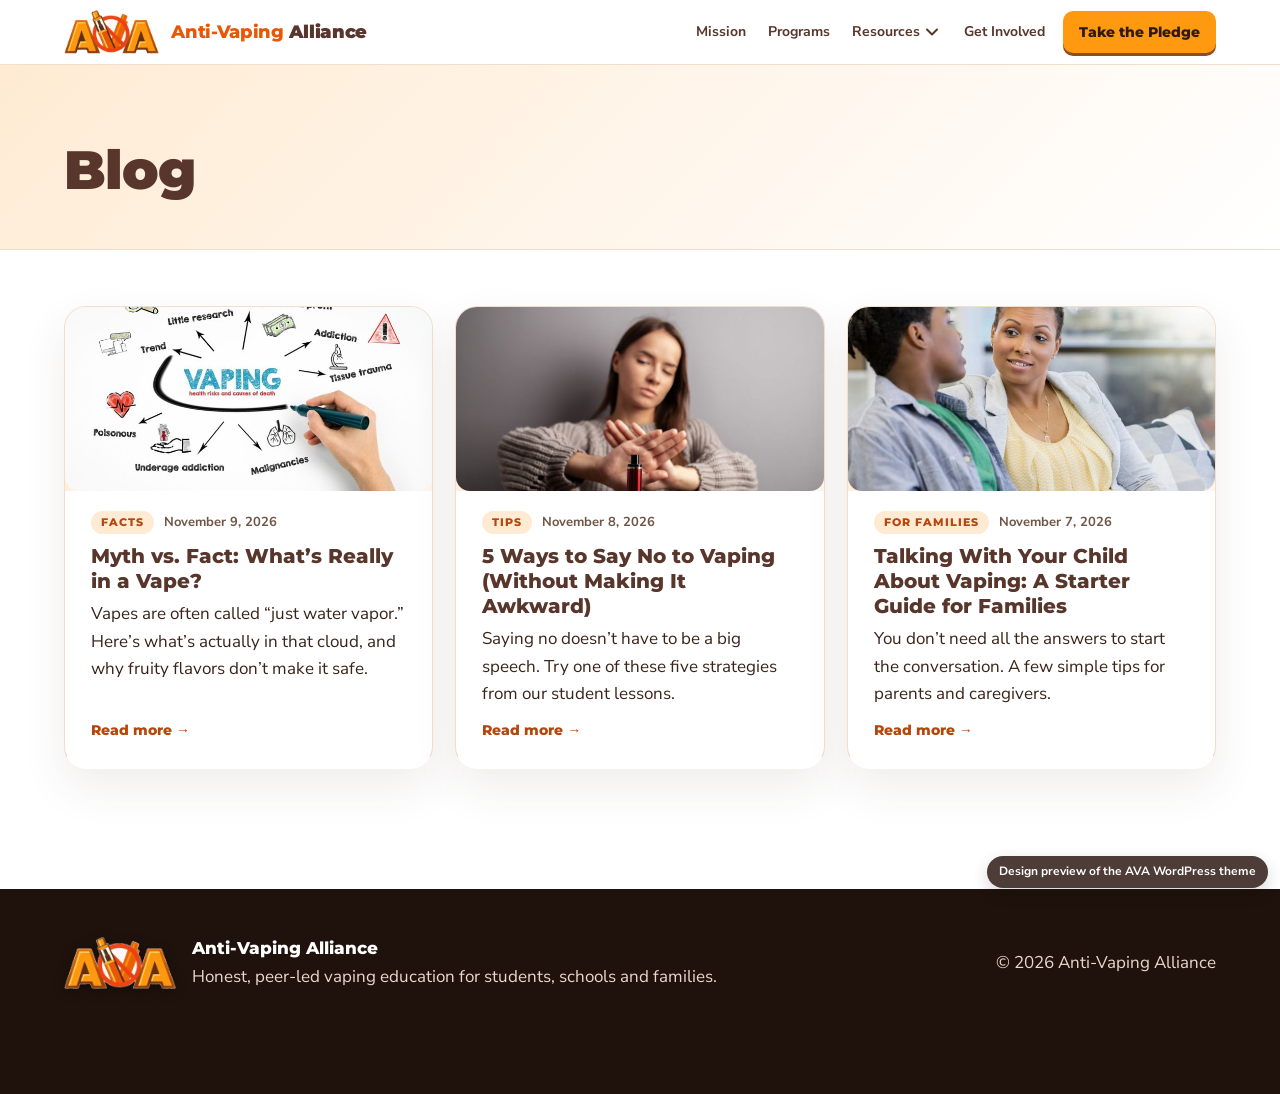
<file: blog.html>
<!doctype html>
<html lang="en-US">
<head>
<meta charset="UTF-8">
<meta name="viewport" content="width=device-width,initial-scale=1">
<title>Blog | Anti-Vaping Alliance</title>
<meta name='robots' content='max-image-preview:large' />
<link rel="preload" href="theme/assets/fonts/montserrat-latin-900-normal.woff2" as="font" type="font/woff2" crossorigin>
<link rel="preload" href="theme/assets/fonts/nunito-sans-latin-400-normal.woff2" as="font" type="font/woff2" crossorigin>
<link rel="icon" type="image/png" sizes="64x64" href="theme/assets/images/favicon.png">
<link rel="icon" type="image/png" sizes="192x192" href="theme/assets/images/favicon-192.png">
<link rel="apple-touch-icon" href="theme/assets/images/apple-touch-icon.png">
<meta name="theme-color" content="#FE9910">
<meta name="description" content="The Anti-Vaping Alliance is a student-founded, student-led nonprofit offering peer-led vaping prevention, free curriculum for grades 4–6 and resources for families.">
<link rel="canonical" href="https://lindsey-brock.github.io/anti-vape-alliance-site/blog.html">
<meta property="og:type" content="website">
<meta property="og:site_name" content="Anti-Vaping Alliance">
<meta property="og:title" content="Blog | Anti-Vaping Alliance">
<meta property="og:description" content="The Anti-Vaping Alliance is a student-founded, student-led nonprofit offering peer-led vaping prevention, free curriculum for grades 4–6 and resources for families.">
<meta property="og:url" content="https://lindsey-brock.github.io/anti-vape-alliance-site/blog.html">
<meta property="og:image" content="https://lindsey-brock.github.io/anti-vape-alliance-site/theme/assets/images/social-share.jpg">
<meta property="og:image:width" content="1200">
<meta property="og:image:height" content="630">
<meta property="og:locale" content="en_US">
<meta name="twitter:card" content="summary_large_image">
<meta name="twitter:title" content="Blog | Anti-Vaping Alliance">
<meta name="twitter:description" content="The Anti-Vaping Alliance is a student-founded, student-led nonprofit offering peer-led vaping prevention, free curriculum for grades 4–6 and resources for families.">
<meta name="twitter:image" content="https://lindsey-brock.github.io/anti-vape-alliance-site/theme/assets/images/social-share.jpg">
<style id='wp-img-auto-sizes-contain-inline-css'>
img:is([sizes=auto i],[sizes^="auto," i]){contain-intrinsic-size:3000px 1500px}
</style>
<style id='wp-block-library-inline-css'>
:root{--wp-block-synced-color:#7a00df;--wp-block-synced-color--rgb:122,0,223;--wp-bound-block-color:var(--wp-block-synced-color);--wp-editor-canvas-background:#ddd;--wp-admin-theme-color:#007cba;--wp-admin-theme-color--rgb:0,124,186;--wp-admin-theme-color-darker-10:#006ba1;--wp-admin-theme-color-darker-10--rgb:0,107,160.5;--wp-admin-theme-color-darker-20:#005a87;--wp-admin-theme-color-darker-20--rgb:0,90,135;--wp-admin-border-width-focus:2px}@media (min-resolution:192dpi){:root{--wp-admin-border-width-focus:1.5px}}.wp-element-button{cursor:pointer}:root .has-very-light-gray-background-color{background-color:#eee}:root .has-very-dark-gray-background-color{background-color:#313131}:root .has-very-light-gray-color{color:#eee}:root .has-very-dark-gray-color{color:#313131}:root .has-vivid-green-cyan-to-vivid-cyan-blue-gradient-background{background:linear-gradient(135deg,#00d084,#0693e3)}:root .has-purple-crush-gradient-background{background:linear-gradient(135deg,#34e2e4,#4721fb 50%,#ab1dfe)}:root .has-hazy-dawn-gradient-background{background:linear-gradient(135deg,#faaca8,#dad0ec)}:root .has-subdued-olive-gradient-background{background:linear-gradient(135deg,#fafae1,#67a671)}:root .has-atomic-cream-gradient-background{background:linear-gradient(135deg,#fdd79a,#004a59)}:root .has-nightshade-gradient-background{background:linear-gradient(135deg,#330968,#31cdcf)}:root .has-midnight-gradient-background{background:linear-gradient(135deg,#020381,#2874fc)}:root{--wp--preset--font-size--normal:16px;--wp--preset--font-size--huge:42px}.has-regular-font-size{font-size:1em}.has-larger-font-size{font-size:2.625em}.has-normal-font-size{font-size:var(--wp--preset--font-size--normal)}.has-huge-font-size{font-size:var(--wp--preset--font-size--huge)}.has-text-align-center{text-align:center}.has-text-align-left{text-align:left}.has-text-align-right{text-align:right}.has-fit-text{white-space:nowrap!important}#end-resizable-editor-section{display:none}.aligncenter{clear:both}.items-justified-left{justify-content:flex-start}.items-justified-center{justify-content:center}.items-justified-right{justify-content:flex-end}.items-justified-space-between{justify-content:space-between}.screen-reader-text{border:0;clip-path:inset(50%);height:1px;margin:-1px;overflow:hidden;padding:0;position:absolute;width:1px;word-wrap:normal!important}.screen-reader-text:focus{background-color:#ddd;clip-path:none;color:#444;display:block;font-size:1em;height:auto;left:5px;line-height:normal;padding:15px 23px 14px;text-decoration:none;top:5px;width:auto;z-index:100000}html :where(.has-border-color){border-style:solid}html :where([style*=border-top-color]){border-top-style:solid}html :where([style*=border-right-color]){border-right-style:solid}html :where([style*=border-bottom-color]){border-bottom-style:solid}html :where([style*=border-left-color]){border-left-style:solid}html :where([style*=border-width]){border-style:solid}html :where([style*=border-top-width]){border-top-style:solid}html :where([style*=border-right-width]){border-right-style:solid}html :where([style*=border-bottom-width]){border-bottom-style:solid}html :where([style*=border-left-width]){border-left-style:solid}html :where(img[class*=wp-image-]){height:auto;max-width:100%}:where(figure){margin:0 0 1em}html :where(.is-position-sticky){--wp-admin--admin-bar--position-offset:var(--wp-admin--admin-bar--height,0px)}@media screen and (max-width:600px){html :where(.is-position-sticky){--wp-admin--admin-bar--position-offset:0px}}

</style>
<style id='global-styles-inline-css'>
:root{--wp--preset--aspect-ratio--square: 1;--wp--preset--aspect-ratio--4-3: 4/3;--wp--preset--aspect-ratio--3-4: 3/4;--wp--preset--aspect-ratio--3-2: 3/2;--wp--preset--aspect-ratio--2-3: 2/3;--wp--preset--aspect-ratio--16-9: 16/9;--wp--preset--aspect-ratio--9-16: 9/16;--wp--preset--color--black: #000000;--wp--preset--color--cyan-bluish-gray: #abb8c3;--wp--preset--color--white: #FFFFFF;--wp--preset--color--pale-pink: #f78da7;--wp--preset--color--vivid-red: #cf2e2e;--wp--preset--color--luminous-vivid-orange: #ff6900;--wp--preset--color--luminous-vivid-amber: #fcb900;--wp--preset--color--light-green-cyan: #7bdcb5;--wp--preset--color--vivid-green-cyan: #00d084;--wp--preset--color--pale-cyan-blue: #8ed1fc;--wp--preset--color--vivid-cyan-blue: #0693e3;--wp--preset--color--vivid-purple: #9b51e0;--wp--preset--color--ava-orange: #FE9910;--wp--preset--color--ava-amber: #FEB228;--wp--preset--color--ava-flame: #EA5606;--wp--preset--color--ava-brown: #58362B;--wp--preset--color--ava-espresso: #2E1B14;--wp--preset--color--ava-cream: #FFF6EC;--wp--preset--gradient--vivid-cyan-blue-to-vivid-purple: linear-gradient(135deg,rgb(6,147,227) 0%,rgb(155,81,224) 100%);--wp--preset--gradient--light-green-cyan-to-vivid-green-cyan: linear-gradient(135deg,rgb(122,220,180) 0%,rgb(0,208,130) 100%);--wp--preset--gradient--luminous-vivid-amber-to-luminous-vivid-orange: linear-gradient(135deg,rgb(252,185,0) 0%,rgb(255,105,0) 100%);--wp--preset--gradient--luminous-vivid-orange-to-vivid-red: linear-gradient(135deg,rgb(255,105,0) 0%,rgb(207,46,46) 100%);--wp--preset--gradient--very-light-gray-to-cyan-bluish-gray: linear-gradient(135deg,rgb(238,238,238) 0%,rgb(169,184,195) 100%);--wp--preset--gradient--cool-to-warm-spectrum: linear-gradient(135deg,rgb(74,234,220) 0%,rgb(151,120,209) 20%,rgb(207,42,186) 40%,rgb(238,44,130) 60%,rgb(251,105,98) 80%,rgb(254,248,76) 100%);--wp--preset--gradient--blush-light-purple: linear-gradient(135deg,rgb(255,206,236) 0%,rgb(152,150,240) 100%);--wp--preset--gradient--blush-bordeaux: linear-gradient(135deg,rgb(254,205,165) 0%,rgb(254,45,45) 50%,rgb(107,0,62) 100%);--wp--preset--gradient--luminous-dusk: linear-gradient(135deg,rgb(255,203,112) 0%,rgb(199,81,192) 50%,rgb(65,88,208) 100%);--wp--preset--gradient--pale-ocean: linear-gradient(135deg,rgb(255,245,203) 0%,rgb(182,227,212) 50%,rgb(51,167,181) 100%);--wp--preset--gradient--electric-grass: linear-gradient(135deg,rgb(202,248,128) 0%,rgb(113,206,126) 100%);--wp--preset--gradient--midnight: linear-gradient(135deg,rgb(2,3,129) 0%,rgb(40,116,252) 100%);--wp--preset--font-size--small: 13px;--wp--preset--font-size--medium: 20px;--wp--preset--font-size--large: 36px;--wp--preset--font-size--x-large: 42px;--wp--preset--spacing--20: 0.44rem;--wp--preset--spacing--30: 0.67rem;--wp--preset--spacing--40: 1rem;--wp--preset--spacing--50: 1.5rem;--wp--preset--spacing--60: 2.25rem;--wp--preset--spacing--70: 3.38rem;--wp--preset--spacing--80: 5.06rem;--wp--preset--shadow--natural: 6px 6px 9px rgba(0, 0, 0, 0.2);--wp--preset--shadow--deep: 12px 12px 50px rgba(0, 0, 0, 0.4);--wp--preset--shadow--sharp: 6px 6px 0px rgba(0, 0, 0, 0.2);--wp--preset--shadow--outlined: 6px 6px 0px -3px rgb(255, 255, 255), 6px 6px rgb(0, 0, 0);--wp--preset--shadow--crisp: 6px 6px 0px rgb(0, 0, 0);}:where(.is-layout-flex){gap: 0.5em;}:where(.is-layout-grid){gap: 0.5em;}body .is-layout-flex{display: flex;}.is-layout-flex{flex-wrap: wrap;align-items: center;}.is-layout-flex > :is(*, div){margin: 0;}body .is-layout-grid{display: grid;}.is-layout-grid > :is(*, div){margin: 0;}:where(.wp-block-columns.is-layout-flex){gap: 2em;}:where(.wp-block-columns.is-layout-grid){gap: 2em;}:where(.wp-block-post-template.is-layout-flex){gap: 1.25em;}:where(.wp-block-post-template.is-layout-grid){gap: 1.25em;}.has-black-color{color: var(--wp--preset--color--black) !important;}.has-cyan-bluish-gray-color{color: var(--wp--preset--color--cyan-bluish-gray) !important;}.has-white-color{color: var(--wp--preset--color--white) !important;}.has-pale-pink-color{color: var(--wp--preset--color--pale-pink) !important;}.has-vivid-red-color{color: var(--wp--preset--color--vivid-red) !important;}.has-luminous-vivid-orange-color{color: var(--wp--preset--color--luminous-vivid-orange) !important;}.has-luminous-vivid-amber-color{color: var(--wp--preset--color--luminous-vivid-amber) !important;}.has-light-green-cyan-color{color: var(--wp--preset--color--light-green-cyan) !important;}.has-vivid-green-cyan-color{color: var(--wp--preset--color--vivid-green-cyan) !important;}.has-pale-cyan-blue-color{color: var(--wp--preset--color--pale-cyan-blue) !important;}.has-vivid-cyan-blue-color{color: var(--wp--preset--color--vivid-cyan-blue) !important;}.has-vivid-purple-color{color: var(--wp--preset--color--vivid-purple) !important;}.has-black-background-color{background-color: var(--wp--preset--color--black) !important;}.has-cyan-bluish-gray-background-color{background-color: var(--wp--preset--color--cyan-bluish-gray) !important;}.has-white-background-color{background-color: var(--wp--preset--color--white) !important;}.has-pale-pink-background-color{background-color: var(--wp--preset--color--pale-pink) !important;}.has-vivid-red-background-color{background-color: var(--wp--preset--color--vivid-red) !important;}.has-luminous-vivid-orange-background-color{background-color: var(--wp--preset--color--luminous-vivid-orange) !important;}.has-luminous-vivid-amber-background-color{background-color: var(--wp--preset--color--luminous-vivid-amber) !important;}.has-light-green-cyan-background-color{background-color: var(--wp--preset--color--light-green-cyan) !important;}.has-vivid-green-cyan-background-color{background-color: var(--wp--preset--color--vivid-green-cyan) !important;}.has-pale-cyan-blue-background-color{background-color: var(--wp--preset--color--pale-cyan-blue) !important;}.has-vivid-cyan-blue-background-color{background-color: var(--wp--preset--color--vivid-cyan-blue) !important;}.has-vivid-purple-background-color{background-color: var(--wp--preset--color--vivid-purple) !important;}.has-black-border-color{border-color: var(--wp--preset--color--black) !important;}.has-cyan-bluish-gray-border-color{border-color: var(--wp--preset--color--cyan-bluish-gray) !important;}.has-white-border-color{border-color: var(--wp--preset--color--white) !important;}.has-pale-pink-border-color{border-color: var(--wp--preset--color--pale-pink) !important;}.has-vivid-red-border-color{border-color: var(--wp--preset--color--vivid-red) !important;}.has-luminous-vivid-orange-border-color{border-color: var(--wp--preset--color--luminous-vivid-orange) !important;}.has-luminous-vivid-amber-border-color{border-color: var(--wp--preset--color--luminous-vivid-amber) !important;}.has-light-green-cyan-border-color{border-color: var(--wp--preset--color--light-green-cyan) !important;}.has-vivid-green-cyan-border-color{border-color: var(--wp--preset--color--vivid-green-cyan) !important;}.has-pale-cyan-blue-border-color{border-color: var(--wp--preset--color--pale-cyan-blue) !important;}.has-vivid-cyan-blue-border-color{border-color: var(--wp--preset--color--vivid-cyan-blue) !important;}.has-vivid-purple-border-color{border-color: var(--wp--preset--color--vivid-purple) !important;}.has-vivid-cyan-blue-to-vivid-purple-gradient-background{background: var(--wp--preset--gradient--vivid-cyan-blue-to-vivid-purple) !important;}.has-light-green-cyan-to-vivid-green-cyan-gradient-background{background: var(--wp--preset--gradient--light-green-cyan-to-vivid-green-cyan) !important;}.has-luminous-vivid-amber-to-luminous-vivid-orange-gradient-background{background: var(--wp--preset--gradient--luminous-vivid-amber-to-luminous-vivid-orange) !important;}.has-luminous-vivid-orange-to-vivid-red-gradient-background{background: var(--wp--preset--gradient--luminous-vivid-orange-to-vivid-red) !important;}.has-very-light-gray-to-cyan-bluish-gray-gradient-background{background: var(--wp--preset--gradient--very-light-gray-to-cyan-bluish-gray) !important;}.has-cool-to-warm-spectrum-gradient-background{background: var(--wp--preset--gradient--cool-to-warm-spectrum) !important;}.has-blush-light-purple-gradient-background{background: var(--wp--preset--gradient--blush-light-purple) !important;}.has-blush-bordeaux-gradient-background{background: var(--wp--preset--gradient--blush-bordeaux) !important;}.has-luminous-dusk-gradient-background{background: var(--wp--preset--gradient--luminous-dusk) !important;}.has-pale-ocean-gradient-background{background: var(--wp--preset--gradient--pale-ocean) !important;}.has-electric-grass-gradient-background{background: var(--wp--preset--gradient--electric-grass) !important;}.has-midnight-gradient-background{background: var(--wp--preset--gradient--midnight) !important;}.has-small-font-size{font-size: var(--wp--preset--font-size--small) !important;}.has-medium-font-size{font-size: var(--wp--preset--font-size--medium) !important;}.has-large-font-size{font-size: var(--wp--preset--font-size--large) !important;}.has-x-large-font-size{font-size: var(--wp--preset--font-size--x-large) !important;}
</style>

<link rel='stylesheet' id='ava-style-css' href='theme/style.css' media='all' />
<meta name="robots" content="noindex">
    <style>.ava-preview-pill{position:fixed;right:12px;bottom:12px;opacity:.85;z-index:900;background:#2E1B14;color:#fff;font:700 12px/1.3 "Nunito Sans",Arial,sans-serif;padding:8px 12px;border-radius:999px;box-shadow:0 6px 18px rgba(0,0,0,.2)}@media (max-width:600px){.ava-preview-pill{font-size:10px;padding:6px 9px;right:8px;bottom:auto;top:calc(var(--ava-hdr,64px) + 8px)}}</style>
    <script>
    document.addEventListener('submit',function(e){
      var f=e.target.closest('form[data-ava-form]');if(!f)return;
      e.preventDefault();e.stopImmediatePropagation();
      var w=f.closest('.ava-form-wrap'),ok=w.querySelector('.ava-notice.success'),bad=w.querySelector('.ava-notice.error');
      if(!f.checkValidity()){var i=f.querySelector(':invalid');bad.textContent=i?i.validationMessage:'Please fill in the required fields.';bad.hidden=false;if(i)i.focus();return;}
      bad.hidden=true;ok.textContent=ok.textContent.replace(/ \(Preview.*$/,'')+' (Preview only: nothing was sent. On the WordPress site this is saved for the team.)';ok.hidden=false;f.remove();
    },true);
    </script>
    <script>
    (function(){var now=Math.round(Date.now()/1000);
    window.AVA_DEMO_FEED={count:312,
    recent:[{name:'Maya',ts:now-140},{name:'Jordan',ts:now-960},{name:'Priya',ts:now-2500},{name:'Eli',ts:now-5600}],
    names:['Ava','Noah','Sofia','Marcus','Zoe','Diego','Lena','Kai','Amara','Leo','Hana','Mateo']};})();
    </script>
    </head>
<body class="blog wp-embed-responsive wp-theme-ava-alliance ava-has-feed ava-reveal">
<a class="skip-link screen-reader-text" href="#main">Skip to content</a>


<header class="ava-header">
	<div class="navin">
		<a class="ava-brand" href="index.html" rel="home">
			<img class="" src="theme/assets/images/ava-mark.webp" width="266" height="123" alt="" decoding="async">			<span class="name"><b>Anti-Vaping</b> Alliance</span>
			<span class="screen-reader-text">(home)</span>
		</a>

		<nav class="ava-nav" id="site-navigation" aria-label="Main menu">
			<ul id="primary-menu" class="menu"><li id="menu-item-70" class="menu-item menu-item-type-custom menu-item-object-custom menu-item-70"><a href="index.html#mission">Mission</a></li>
<li id="menu-item-71" class="menu-item menu-item-type-custom menu-item-object-custom menu-item-71"><a href="index.html#programs">Programs</a></li>
<li id="menu-item-72" class="menu-item menu-item-type-custom menu-item-object-custom current-menu-ancestor current-menu-parent menu-item-has-children menu-item-72"><a href="index.html#curriculum">Resources</a><button type="button" class="sub-toggle" aria-expanded="false" aria-label="Show the Resources menu"><svg viewBox="0 0 12 8" width="12" height="8" aria-hidden="true" focusable="false"><path d="M1 1.5l5 5 5-5" fill="none" stroke="currentColor" stroke-width="2" stroke-linecap="round" stroke-linejoin="round"/></svg></button>
<ul class="sub-menu">
	<li id="menu-item-73" class="menu-item menu-item-type-custom menu-item-object-custom menu-item-73"><a href="index.html#curriculum">Curriculum</a></li>
	<li id="menu-item-74" class="menu-item menu-item-type-custom menu-item-object-custom menu-item-74"><a href="index.html#support">Get Support</a></li>
	<li id="menu-item-75" class="menu-item menu-item-type-post_type menu-item-object-page current-menu-item page_item page-item-58 current_page_item current_page_parent menu-item-75"><a href="blog.html" aria-current="page">Blog</a></li>
</ul>
</li>
<li id="menu-item-76" class="menu-item menu-item-type-custom menu-item-object-custom menu-item-76"><a href="index.html#contact">Get Involved</a></li>
</ul>		</nav>

		<a class="ava-cta" href="#pledge">Take the Pledge</a>
		<button class="menu-toggle" type="button" aria-controls="site-navigation" aria-expanded="false">
			<span class="screen-reader-text">Menu</span>
			<svg class="i-open" viewBox="0 0 24 24" aria-hidden="true" focusable="false"><path d="M3 6h18M3 12h18M3 18h18" stroke="currentColor" stroke-width="2.5" stroke-linecap="round" fill="none"/></svg>
			<svg class="i-close" viewBox="0 0 24 24" aria-hidden="true" focusable="false"><path d="M6 6l12 12M18 6L6 18" stroke="currentColor" stroke-width="2.5" stroke-linecap="round" fill="none"/></svg>
		</button>
	</div>
</header>

<main id="main" tabindex="-1">
	<header class="page-hero">
		<div class="in">
			<h1>
				Blog			</h1>
		</div>
	</header>
	<div class="entry">
					<div class="grid post-list">
				<article class="card post-card">
	<a class="post-thumb" href="post-myth-vs-fact-whats-really-in-a-vape.html" tabindex="-1" aria-hidden="true">
					<img width="720" height="450" src="uploads/2026/11/myth-vs-fact-720x450.jpg" class="attachment-ava-card size-ava-card wp-post-image" alt="Hand-drawn diagram of vaping health risks" loading="lazy" decoding="async" />			</a>
	<div class="post-meta">
					<span class="post-cat">Facts</span>
				<time datetime="2026-11-09T17:42:28+00:00">November 9, 2026</time>
	</div>
	<h4 class="post-title"><a href="post-myth-vs-fact-whats-really-in-a-vape.html">Myth vs. Fact: What’s Really in a Vape?</a></h4>
	<div class="card-body"><p>Vapes are often called “just water vapor.” Here’s what’s actually in that cloud, and why fruity flavors don’t make it safe.</p></div>
	<a class="post-more" href="post-myth-vs-fact-whats-really-in-a-vape.html">Read more<span class="screen-reader-text">: Myth vs. Fact: What’s Really in a Vape?</span> &rarr;</a>
</article>
<article class="card post-card">
	<a class="post-thumb" href="post-5-ways-to-say-no-to-vaping-without-making-it-awkward.html" tabindex="-1" aria-hidden="true">
					<img width="720" height="450" src="uploads/2026/11/say-no-to-vaping-720x450.jpg" class="attachment-ava-card size-ava-card wp-post-image" alt="A young person crossing their arms to refuse a vape" loading="lazy" decoding="async" />			</a>
	<div class="post-meta">
					<span class="post-cat">Tips</span>
				<time datetime="2026-11-08T17:42:28+00:00">November 8, 2026</time>
	</div>
	<h4 class="post-title"><a href="post-5-ways-to-say-no-to-vaping-without-making-it-awkward.html">5 Ways to Say No to Vaping (Without Making It Awkward)</a></h4>
	<div class="card-body"><p>Saying no doesn’t have to be a big speech. Try one of these five strategies from our student lessons.</p></div>
	<a class="post-more" href="post-5-ways-to-say-no-to-vaping-without-making-it-awkward.html">Read more<span class="screen-reader-text">: 5 Ways to Say No to Vaping (Without Making It Awkward)</span> &rarr;</a>
</article>
<article class="card post-card">
	<a class="post-thumb" href="post-talking-with-your-child-about-vaping-a-starter-guide-for-families.html" tabindex="-1" aria-hidden="true">
					<img width="720" height="450" src="uploads/2026/11/talking-with-your-child-720x450.jpg" class="attachment-ava-card size-ava-card wp-post-image" alt="A parent and teen talking together on a couch" loading="lazy" decoding="async" />			</a>
	<div class="post-meta">
					<span class="post-cat">For Families</span>
				<time datetime="2026-11-07T17:42:28+00:00">November 7, 2026</time>
	</div>
	<h4 class="post-title"><a href="post-talking-with-your-child-about-vaping-a-starter-guide-for-families.html">Talking With Your Child About Vaping: A Starter Guide for Families</a></h4>
	<div class="card-body"><p>You don’t need all the answers to start the conversation. A few simple tips for parents and caregivers.</p></div>
	<a class="post-more" href="post-talking-with-your-child-about-vaping-a-starter-guide-for-families.html">Read more<span class="screen-reader-text">: Talking With Your Child About Vaping: A Starter Guide for Families</span> &rarr;</a>
</article>
			</div>
			<div class="pagination"></div>
			</div>
	</main>

<footer class="ava-footer">
	<div class="in">
		<div class="fbrand">
			<img class="" src="theme/assets/images/ava-mark.webp" width="266" height="123" alt="" decoding="async">			<div>
				<strong>Anti-Vaping Alliance</strong><br>
				Honest, peer-led vaping education for students, schools and families.											</div>
		</div>
		<div>&copy; 2026 Anti-Vaping Alliance</div>
	</div>
</footer>

<div class="ava-modal" id="pledge-modal" role="dialog" aria-modal="true" aria-labelledby="pledge-title" hidden>
	<div class="modalbox">
		<button class="close" type="button" data-ava-close aria-label="Close">&times;</button>
		<img src="theme/assets/images/ava-logo.webp" width="693" height="426" alt="" class="mlogo" loading="lazy" decoding="async">					<div class="eyebrow">Student Pledge</div>
				<h2 id="pledge-title">Take the AVA Pledge</h2>
		<p>I pledge to protect my brain, heart and lungs. I choose healthy choices over vaping and will help create a school community where students feel informed, supported and confident to say no.</p>
			<div class="ava-form-wrap">
		<p class="ava-notice success" role="status" hidden>Thank you for standing with the Anti-Vaping Alliance!</p>
		<p class="ava-notice error" role="alert" hidden></p>
				<form class="ava-form" id="ava-pledge-form" method="post" action="#" data-ava-form novalidate>
			<input type="hidden" name="action" value="ava_submit">
			<input type="hidden" name="ava_type" value="pledge">
			<input type="hidden" name="ava_ts" value="1794347301">
			<input type="hidden" name="ava_sig" value="2665ac9dbc84ecff44b2588a49319130790af256ac4e93eecccd5b935cd2bba0">
			<input type="hidden" name="ava_return" value="/blog/">
			<div class="hp" aria-hidden="true">
				<label for="ava-pledge-website">Website</label>
				<input type="text" id="ava-pledge-website" name="ava_website" tabindex="-1" autocomplete="off">
			</div>

											<div class="row">
					<div>
						<label for="ava-pledge-first">First name</label>
						<input type="text" id="ava-pledge-first" name="first_name" required maxlength="60" autocomplete="given-name">
					</div>
										<div>
						<label for="ava-pledge-last">Last name</label>
						<input type="text" id="ava-pledge-last" name="last_name" required maxlength="60" autocomplete="family-name">
					</div>
									</div>
									<label for="ava-pledge-email">Email <span class="opt">(optional)</span></label>
					<input type="email" id="ava-pledge-email" name="email" maxlength="120" autocomplete="email">
													<label class="check"><input type="checkbox" name="show_name" value="1"> Show my first name in the “just took the pledge” pop-up</label>
												<button type="submit">Sign the Pledge</button>

					</form>
			</div>
		</div>
</div>

<div class="ava-modal" id="school-modal" role="dialog" aria-modal="true" aria-labelledby="school-title" hidden>
	<div class="modalbox">
		<button class="close" type="button" data-ava-close aria-label="Close">&times;</button>
					<div class="eyebrow">Peer-Led Classroom Talks</div>
				<h2 id="school-title">Bring AVA to your school</h2>
		<p>Tell us a little about your school and we’ll get in touch to plan an age-appropriate, student-led presentation.</p>
			<div class="ava-form-wrap">
		<p class="ava-notice success" role="status" hidden>Thanks! We’ve received your request and will be in touch soon.</p>
		<p class="ava-notice error" role="alert" hidden></p>
				<form class="ava-form" id="ava-school-form" method="post" action="#" data-ava-form novalidate>
			<input type="hidden" name="action" value="ava_submit">
			<input type="hidden" name="ava_type" value="school">
			<input type="hidden" name="ava_ts" value="1794347301">
			<input type="hidden" name="ava_sig" value="075286f63d2dd27a4f14157ef6340ad077e4888c8f9ad7b99a6a297b0d1459c7">
			<input type="hidden" name="ava_return" value="/blog/">
			<div class="hp" aria-hidden="true">
				<label for="ava-school-website">Website</label>
				<input type="text" id="ava-school-website" name="ava_website" tabindex="-1" autocomplete="off">
			</div>

							<div class="row">
					<div>
						<label for="ava-school-name">Name</label>
						<input type="text" id="ava-school-name" name="name" required maxlength="100" autocomplete="name">
					</div>
					<div>
						<label for="ava-school-email">Email</label>
						<input type="email" id="ava-school-email" name="email" required maxlength="120" autocomplete="email">
					</div>
				</div>
				<div class="row">
					<div>
						<label for="ava-school-school">School or organization</label>
						<input type="text" id="ava-school-school" name="school" required maxlength="150" autocomplete="organization">
					</div>
					<div>
						<label for="ava-school-role">I am a…</label>
						<select id="ava-school-role" name="role">
															<option value="educator">Teacher or school staff</option>
															<option value="student">Student</option>
															<option value="parent">Parent or guardian</option>
															<option value="community">Community partner</option>
															<option value="other">Other</option>
													</select>
					</div>
				</div>
				<label for="ava-school-grade">Grade levels you’d like us to visit <span class="opt">(optional)</span></label>
				<input type="text" id="ava-school-grade" name="grade" maxlength="60">
				<label for="ava-school-message">Anything else we should know? (dates, class size…) <span class="opt">(optional)</span></label>
				<textarea id="ava-school-message" name="message" maxlength="5000" rows="4"></textarea>
				<button type="submit">Send Request</button>

					</form>
			</div>
		</div>
</div>
<div class="ava-modal" id="chapter-modal" role="dialog" aria-modal="true" aria-labelledby="chapter-title" hidden>
	<div class="modalbox">
		<button class="close" type="button" data-ava-close aria-label="Close">&times;</button>
					<div class="eyebrow">School Chapters</div>
				<h2 id="chapter-title">Start an AVA chapter</h2>
		<p>Want to bring AVA to your school? Tell us who you are and we’ll help you get your chapter started.</p>
			<div class="ava-form-wrap">
		<p class="ava-notice success" role="status" hidden>Thanks for wanting to lead! We’ll reach out with next steps soon.</p>
		<p class="ava-notice error" role="alert" hidden></p>
				<form class="ava-form" id="ava-chapter-form" method="post" action="#" data-ava-form novalidate>
			<input type="hidden" name="action" value="ava_submit">
			<input type="hidden" name="ava_type" value="chapter">
			<input type="hidden" name="ava_ts" value="1794347301">
			<input type="hidden" name="ava_sig" value="15c9ba8e588348a4b5d26342b60377be161f5474efaa510792e42fd1b70bfd6e">
			<input type="hidden" name="ava_return" value="/blog/">
			<div class="hp" aria-hidden="true">
				<label for="ava-chapter-website">Website</label>
				<input type="text" id="ava-chapter-website" name="ava_website" tabindex="-1" autocomplete="off">
			</div>

							<div class="row">
					<div>
						<label for="ava-chapter-name">Name</label>
						<input type="text" id="ava-chapter-name" name="name" required maxlength="100" autocomplete="name">
					</div>
					<div>
						<label for="ava-chapter-email">Email</label>
						<input type="email" id="ava-chapter-email" name="email" required maxlength="120" autocomplete="email">
					</div>
				</div>
				<div class="row">
					<div>
						<label for="ava-chapter-school">Your school</label>
						<input type="text" id="ava-chapter-school" name="school" required maxlength="150" autocomplete="organization">
					</div>
					<div>
						<label for="ava-chapter-role">I am a…</label>
						<select id="ava-chapter-role" name="role">
															<option value="student">Student</option>
															<option value="parent">Parent or guardian</option>
															<option value="educator">Teacher or school staff</option>
															<option value="community">Community partner</option>
															<option value="other">Other</option>
													</select>
					</div>
				</div>
				<label for="ava-chapter-grade">Your grade <span class="opt">(optional)</span></label>
				<input type="text" id="ava-chapter-grade" name="grade" maxlength="60">
				<label for="ava-chapter-message">Tell us a bit about your idea <span class="opt">(optional)</span></label>
				<textarea id="ava-chapter-message" name="message" maxlength="5000" rows="4"></textarea>
				<button type="submit">Send Request</button>

					</form>
			</div>
		</div>
</div>

	<div class="ava-proof" id="ava-proof">
		<div class="ava-toast" aria-hidden="true" hidden>
			<span class="t-ic"><svg viewBox="0 0 24 24" width="18" height="18" aria-hidden="true" focusable="false"><path d="M5 12.5l4.2 4.2L19 7" fill="none" stroke="currentColor" stroke-width="3" stroke-linecap="round" stroke-linejoin="round"/></svg></span>
			<span class="t-body"><span class="t-msg"></span><span class="t-ago"></span></span>
			<button type="button" class="t-close" tabindex="-1">&times;</button>
		</div>
		<a class="ava-counter" href="#pledge" hidden>
			<span class="dot" aria-hidden="true"></span>
			<span class="ava-counter-num">0</span>
			<span class="lbl">pledges signed</span>
			<span class="screen-reader-text"> – take the pledge</span>
		</a>
	</div>
	
<script type="speculationrules">
{"prefetch":[{"source":"document","where":{"and":[{"href_matches":"/*"},{"not":{"href_matches":["/wp-*.php","/wp-admin/*","/wp-content/uploads/*","/wp-content/*","/wp-content/plugins/*","/wp-content/themes/ava-alliance/*","/*\\?(.+)"]}},{"not":{"selector_matches":"a[rel~=\"nofollow\"]"}},{"not":{"selector_matches":".no-prefetch, .no-prefetch a"}}]},"eagerness":"conservative"}]}
</script>
<script id="ava-theme-js-extra">
var AVA = {"ajaxUrl":"","errorMsg":"Sorry, something went wrong. Please try again.","feed":{"url":"","counter":true,"toasts":true,"min":0,"label":"pledges signed","i18n":{"signed":"just took the pledge","justNow":"just now","min":"%d min ago","hr":"%d hr ago","day":"%d days ago","yday":"yesterday","dismiss":"Dismiss","cta":"Take the pledge"}}};
//# sourceURL=ava-theme-js-extra
</script>
<script src="theme/assets/js/theme.js" id="ava-theme-js" defer data-wp-strategy="defer"></script>
<div class="ava-preview-pill" aria-hidden="true">Design preview of the AVA WordPress theme</div>
</body>
</html>
</file>
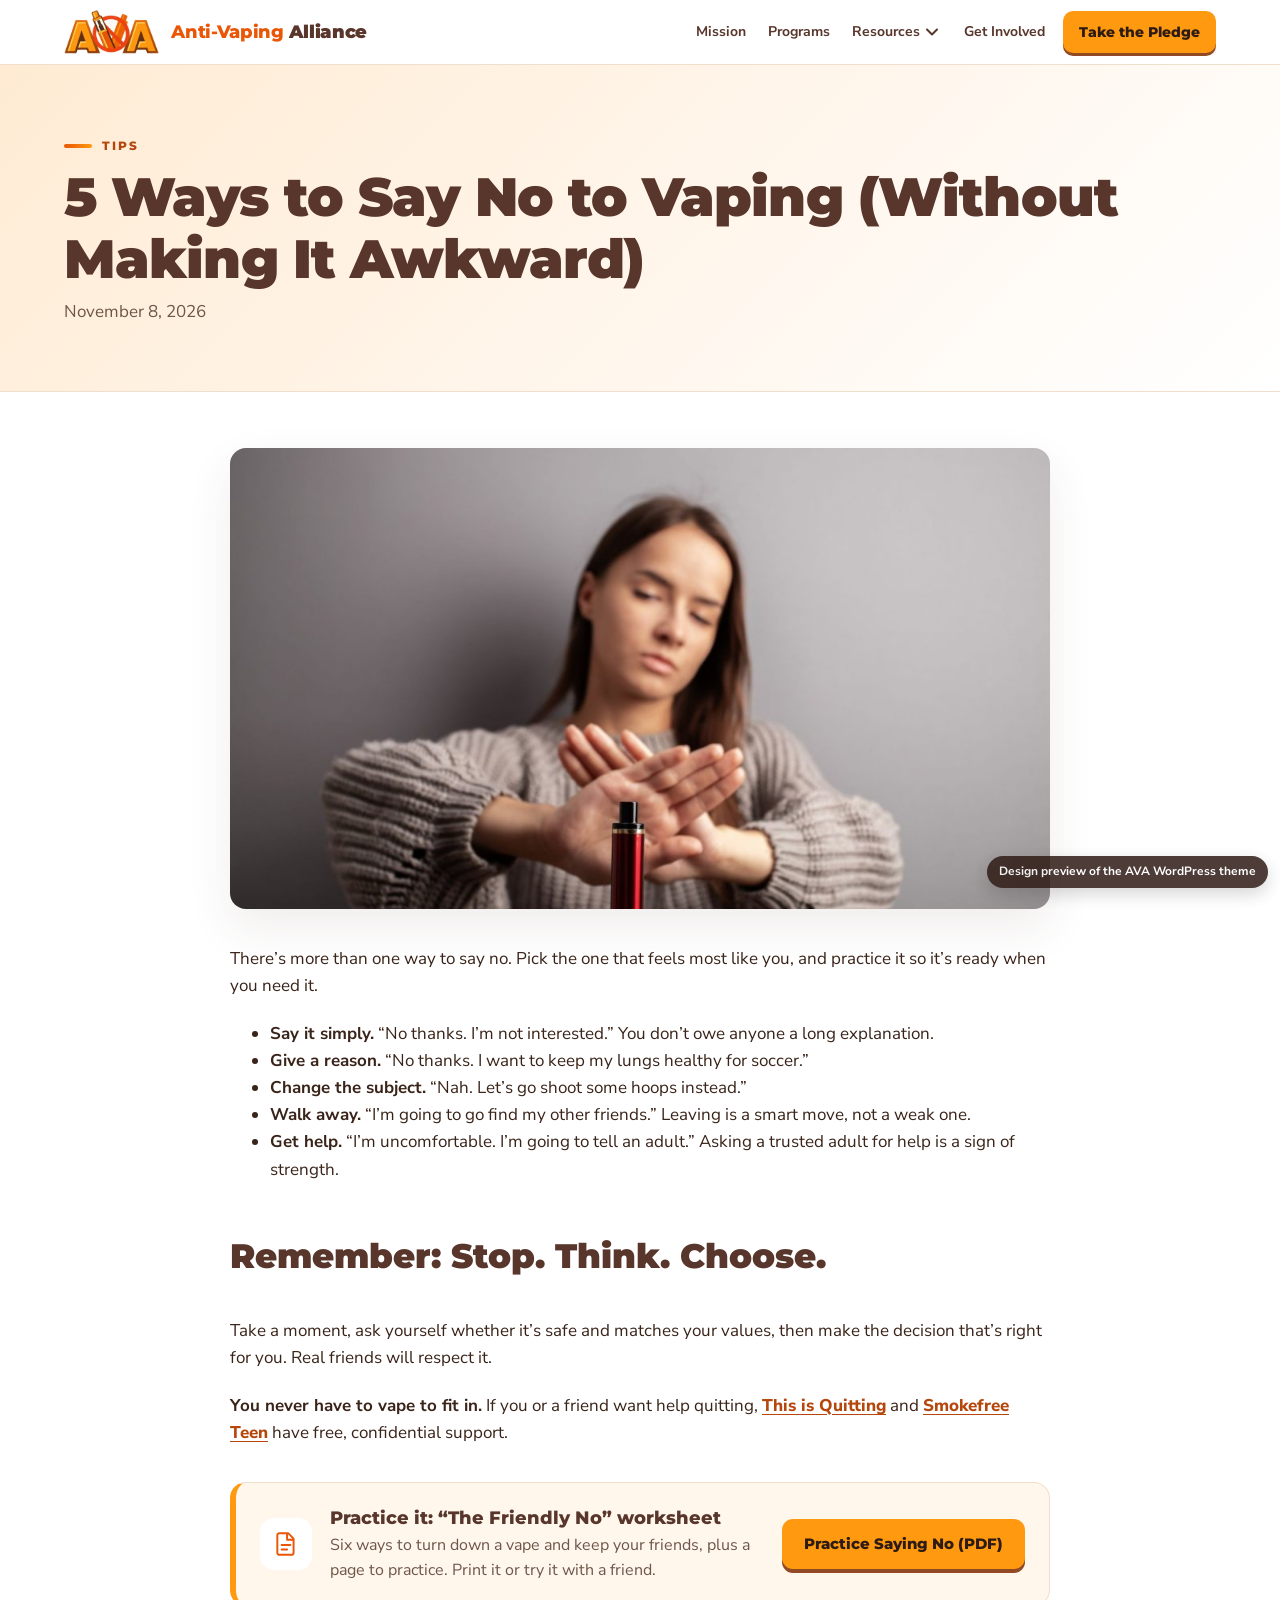
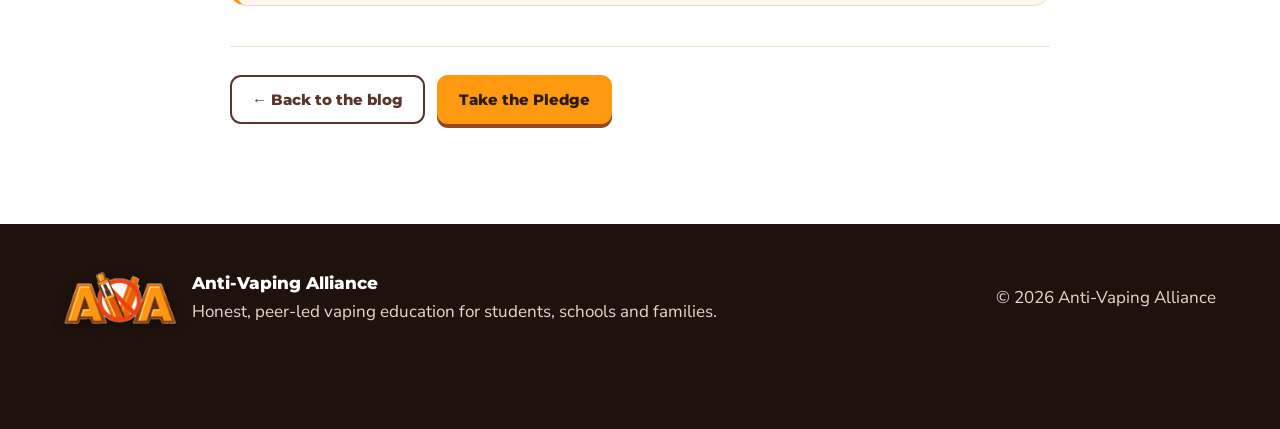
<file: post-5-ways-to-say-no-to-vaping-without-making-it-awkward.html>
<!doctype html>
<html lang="en-US">
<head>
<meta charset="UTF-8">
<meta name="viewport" content="width=device-width,initial-scale=1">
<title>5 Ways to Say No to Vaping (Without Making It Awkward) | Anti-Vaping Alliance</title>
<meta name='robots' content='max-image-preview:large' />
<link rel="preload" href="theme/assets/fonts/montserrat-latin-900-normal.woff2" as="font" type="font/woff2" crossorigin>
<link rel="preload" href="theme/assets/fonts/nunito-sans-latin-400-normal.woff2" as="font" type="font/woff2" crossorigin>
<link rel="icon" type="image/png" sizes="64x64" href="theme/assets/images/favicon.png">
<link rel="icon" type="image/png" sizes="192x192" href="theme/assets/images/favicon-192.png">
<link rel="apple-touch-icon" href="theme/assets/images/apple-touch-icon.png">
<meta name="theme-color" content="#FE9910">
<meta name="description" content="Saying no doesn’t have to be a big speech. Try one of these five strategies from our student lessons.">
<meta property="og:type" content="article">
<meta property="og:site_name" content="Anti-Vaping Alliance">
<meta property="og:title" content="5 Ways to Say No to Vaping (Without Making It Awkward) | Anti-Vaping Alliance">
<meta property="og:description" content="Saying no doesn’t have to be a big speech. Try one of these five strategies from our student lessons.">
<meta property="og:url" content="https://lindsey-brock.github.io/anti-vape-alliance-site/post-5-ways-to-say-no-to-vaping-without-making-it-awkward.html">
<meta property="og:image" content="https://lindsey-brock.github.io/anti-vape-alliance-site/uploads/2026/11/say-no-to-vaping-1024x682.jpg">
<meta property="og:image:width" content="1024">
<meta property="og:image:height" content="682">
<meta property="og:locale" content="en_US">
<meta name="twitter:card" content="summary_large_image">
<meta name="twitter:title" content="5 Ways to Say No to Vaping (Without Making It Awkward) | Anti-Vaping Alliance">
<meta name="twitter:description" content="Saying no doesn’t have to be a big speech. Try one of these five strategies from our student lessons.">
<meta name="twitter:image" content="https://lindsey-brock.github.io/anti-vape-alliance-site/uploads/2026/11/say-no-to-vaping-1024x682.jpg">
<style id='wp-img-auto-sizes-contain-inline-css'>
img:is([sizes=auto i],[sizes^="auto," i]){contain-intrinsic-size:3000px 1500px}
</style>
<style id='wp-block-library-inline-css'>
:root{--wp-block-synced-color:#7a00df;--wp-block-synced-color--rgb:122,0,223;--wp-bound-block-color:var(--wp-block-synced-color);--wp-editor-canvas-background:#ddd;--wp-admin-theme-color:#007cba;--wp-admin-theme-color--rgb:0,124,186;--wp-admin-theme-color-darker-10:#006ba1;--wp-admin-theme-color-darker-10--rgb:0,107,160.5;--wp-admin-theme-color-darker-20:#005a87;--wp-admin-theme-color-darker-20--rgb:0,90,135;--wp-admin-border-width-focus:2px}@media (min-resolution:192dpi){:root{--wp-admin-border-width-focus:1.5px}}.wp-element-button{cursor:pointer}:root .has-very-light-gray-background-color{background-color:#eee}:root .has-very-dark-gray-background-color{background-color:#313131}:root .has-very-light-gray-color{color:#eee}:root .has-very-dark-gray-color{color:#313131}:root .has-vivid-green-cyan-to-vivid-cyan-blue-gradient-background{background:linear-gradient(135deg,#00d084,#0693e3)}:root .has-purple-crush-gradient-background{background:linear-gradient(135deg,#34e2e4,#4721fb 50%,#ab1dfe)}:root .has-hazy-dawn-gradient-background{background:linear-gradient(135deg,#faaca8,#dad0ec)}:root .has-subdued-olive-gradient-background{background:linear-gradient(135deg,#fafae1,#67a671)}:root .has-atomic-cream-gradient-background{background:linear-gradient(135deg,#fdd79a,#004a59)}:root .has-nightshade-gradient-background{background:linear-gradient(135deg,#330968,#31cdcf)}:root .has-midnight-gradient-background{background:linear-gradient(135deg,#020381,#2874fc)}:root{--wp--preset--font-size--normal:16px;--wp--preset--font-size--huge:42px}.has-regular-font-size{font-size:1em}.has-larger-font-size{font-size:2.625em}.has-normal-font-size{font-size:var(--wp--preset--font-size--normal)}.has-huge-font-size{font-size:var(--wp--preset--font-size--huge)}.has-text-align-center{text-align:center}.has-text-align-left{text-align:left}.has-text-align-right{text-align:right}.has-fit-text{white-space:nowrap!important}#end-resizable-editor-section{display:none}.aligncenter{clear:both}.items-justified-left{justify-content:flex-start}.items-justified-center{justify-content:center}.items-justified-right{justify-content:flex-end}.items-justified-space-between{justify-content:space-between}.screen-reader-text{border:0;clip-path:inset(50%);height:1px;margin:-1px;overflow:hidden;padding:0;position:absolute;width:1px;word-wrap:normal!important}.screen-reader-text:focus{background-color:#ddd;clip-path:none;color:#444;display:block;font-size:1em;height:auto;left:5px;line-height:normal;padding:15px 23px 14px;text-decoration:none;top:5px;width:auto;z-index:100000}html :where(.has-border-color){border-style:solid}html :where([style*=border-top-color]){border-top-style:solid}html :where([style*=border-right-color]){border-right-style:solid}html :where([style*=border-bottom-color]){border-bottom-style:solid}html :where([style*=border-left-color]){border-left-style:solid}html :where([style*=border-width]){border-style:solid}html :where([style*=border-top-width]){border-top-style:solid}html :where([style*=border-right-width]){border-right-style:solid}html :where([style*=border-bottom-width]){border-bottom-style:solid}html :where([style*=border-left-width]){border-left-style:solid}html :where(img[class*=wp-image-]){height:auto;max-width:100%}:where(figure){margin:0 0 1em}html :where(.is-position-sticky){--wp-admin--admin-bar--position-offset:var(--wp-admin--admin-bar--height,0px)}@media screen and (max-width:600px){html :where(.is-position-sticky){--wp-admin--admin-bar--position-offset:0px}}

</style>
<style id='wp-block-heading-inline-css'>
h1:where(.wp-block-heading).has-background,h2:where(.wp-block-heading).has-background,h3:where(.wp-block-heading).has-background,h4:where(.wp-block-heading).has-background,h5:where(.wp-block-heading).has-background,h6:where(.wp-block-heading).has-background{padding:1.25em 2.375em}h1.has-text-align-left[style*=writing-mode]:where([style*=vertical-lr]),h1.has-text-align-right[style*=writing-mode]:where([style*=vertical-rl]),h2.has-text-align-left[style*=writing-mode]:where([style*=vertical-lr]),h2.has-text-align-right[style*=writing-mode]:where([style*=vertical-rl]),h3.has-text-align-left[style*=writing-mode]:where([style*=vertical-lr]),h3.has-text-align-right[style*=writing-mode]:where([style*=vertical-rl]),h4.has-text-align-left[style*=writing-mode]:where([style*=vertical-lr]),h4.has-text-align-right[style*=writing-mode]:where([style*=vertical-rl]),h5.has-text-align-left[style*=writing-mode]:where([style*=vertical-lr]),h5.has-text-align-right[style*=writing-mode]:where([style*=vertical-rl]),h6.has-text-align-left[style*=writing-mode]:where([style*=vertical-lr]),h6.has-text-align-right[style*=writing-mode]:where([style*=vertical-rl]){rotate:180deg}
</style>
<style id='wp-block-list-inline-css'>
ol,ul{box-sizing:border-box}:root :where(.wp-block-list.has-background){padding:1.25em 2.375em}
</style>
<style id='wp-block-paragraph-inline-css'>
.is-small-text{font-size:.875em}.is-regular-text{font-size:1em}.is-large-text{font-size:2.25em}.is-larger-text{font-size:3em}.has-drop-cap:not(:focus):first-letter{float:left;font-size:8.4em;font-style:normal;font-weight:100;line-height:.68;margin:.05em .1em 0 0;text-transform:uppercase}body.rtl .has-drop-cap:not(:focus):first-letter{float:none;margin-left:.1em}p.has-drop-cap.has-background{overflow:hidden}:root :where(p.has-background){padding:1.25em 2.375em}:where(p.has-text-color:not(.has-link-color)) a{color:inherit}p.has-text-align-left[style*="writing-mode:vertical-lr"],p.has-text-align-right[style*="writing-mode:vertical-rl"]{rotate:180deg}
</style>
<style id='global-styles-inline-css'>
:root{--wp--preset--aspect-ratio--square: 1;--wp--preset--aspect-ratio--4-3: 4/3;--wp--preset--aspect-ratio--3-4: 3/4;--wp--preset--aspect-ratio--3-2: 3/2;--wp--preset--aspect-ratio--2-3: 2/3;--wp--preset--aspect-ratio--16-9: 16/9;--wp--preset--aspect-ratio--9-16: 9/16;--wp--preset--color--black: #000000;--wp--preset--color--cyan-bluish-gray: #abb8c3;--wp--preset--color--white: #FFFFFF;--wp--preset--color--pale-pink: #f78da7;--wp--preset--color--vivid-red: #cf2e2e;--wp--preset--color--luminous-vivid-orange: #ff6900;--wp--preset--color--luminous-vivid-amber: #fcb900;--wp--preset--color--light-green-cyan: #7bdcb5;--wp--preset--color--vivid-green-cyan: #00d084;--wp--preset--color--pale-cyan-blue: #8ed1fc;--wp--preset--color--vivid-cyan-blue: #0693e3;--wp--preset--color--vivid-purple: #9b51e0;--wp--preset--color--ava-orange: #FE9910;--wp--preset--color--ava-amber: #FEB228;--wp--preset--color--ava-flame: #EA5606;--wp--preset--color--ava-brown: #58362B;--wp--preset--color--ava-espresso: #2E1B14;--wp--preset--color--ava-cream: #FFF6EC;--wp--preset--gradient--vivid-cyan-blue-to-vivid-purple: linear-gradient(135deg,rgb(6,147,227) 0%,rgb(155,81,224) 100%);--wp--preset--gradient--light-green-cyan-to-vivid-green-cyan: linear-gradient(135deg,rgb(122,220,180) 0%,rgb(0,208,130) 100%);--wp--preset--gradient--luminous-vivid-amber-to-luminous-vivid-orange: linear-gradient(135deg,rgb(252,185,0) 0%,rgb(255,105,0) 100%);--wp--preset--gradient--luminous-vivid-orange-to-vivid-red: linear-gradient(135deg,rgb(255,105,0) 0%,rgb(207,46,46) 100%);--wp--preset--gradient--very-light-gray-to-cyan-bluish-gray: linear-gradient(135deg,rgb(238,238,238) 0%,rgb(169,184,195) 100%);--wp--preset--gradient--cool-to-warm-spectrum: linear-gradient(135deg,rgb(74,234,220) 0%,rgb(151,120,209) 20%,rgb(207,42,186) 40%,rgb(238,44,130) 60%,rgb(251,105,98) 80%,rgb(254,248,76) 100%);--wp--preset--gradient--blush-light-purple: linear-gradient(135deg,rgb(255,206,236) 0%,rgb(152,150,240) 100%);--wp--preset--gradient--blush-bordeaux: linear-gradient(135deg,rgb(254,205,165) 0%,rgb(254,45,45) 50%,rgb(107,0,62) 100%);--wp--preset--gradient--luminous-dusk: linear-gradient(135deg,rgb(255,203,112) 0%,rgb(199,81,192) 50%,rgb(65,88,208) 100%);--wp--preset--gradient--pale-ocean: linear-gradient(135deg,rgb(255,245,203) 0%,rgb(182,227,212) 50%,rgb(51,167,181) 100%);--wp--preset--gradient--electric-grass: linear-gradient(135deg,rgb(202,248,128) 0%,rgb(113,206,126) 100%);--wp--preset--gradient--midnight: linear-gradient(135deg,rgb(2,3,129) 0%,rgb(40,116,252) 100%);--wp--preset--font-size--small: 13px;--wp--preset--font-size--medium: 20px;--wp--preset--font-size--large: 36px;--wp--preset--font-size--x-large: 42px;--wp--preset--spacing--20: 0.44rem;--wp--preset--spacing--30: 0.67rem;--wp--preset--spacing--40: 1rem;--wp--preset--spacing--50: 1.5rem;--wp--preset--spacing--60: 2.25rem;--wp--preset--spacing--70: 3.38rem;--wp--preset--spacing--80: 5.06rem;--wp--preset--shadow--natural: 6px 6px 9px rgba(0, 0, 0, 0.2);--wp--preset--shadow--deep: 12px 12px 50px rgba(0, 0, 0, 0.4);--wp--preset--shadow--sharp: 6px 6px 0px rgba(0, 0, 0, 0.2);--wp--preset--shadow--outlined: 6px 6px 0px -3px rgb(255, 255, 255), 6px 6px rgb(0, 0, 0);--wp--preset--shadow--crisp: 6px 6px 0px rgb(0, 0, 0);}:where(.is-layout-flex){gap: 0.5em;}:where(.is-layout-grid){gap: 0.5em;}body .is-layout-flex{display: flex;}.is-layout-flex{flex-wrap: wrap;align-items: center;}.is-layout-flex > :is(*, div){margin: 0;}body .is-layout-grid{display: grid;}.is-layout-grid > :is(*, div){margin: 0;}:where(.wp-block-columns.is-layout-flex){gap: 2em;}:where(.wp-block-columns.is-layout-grid){gap: 2em;}:where(.wp-block-post-template.is-layout-flex){gap: 1.25em;}:where(.wp-block-post-template.is-layout-grid){gap: 1.25em;}.has-black-color{color: var(--wp--preset--color--black) !important;}.has-cyan-bluish-gray-color{color: var(--wp--preset--color--cyan-bluish-gray) !important;}.has-white-color{color: var(--wp--preset--color--white) !important;}.has-pale-pink-color{color: var(--wp--preset--color--pale-pink) !important;}.has-vivid-red-color{color: var(--wp--preset--color--vivid-red) !important;}.has-luminous-vivid-orange-color{color: var(--wp--preset--color--luminous-vivid-orange) !important;}.has-luminous-vivid-amber-color{color: var(--wp--preset--color--luminous-vivid-amber) !important;}.has-light-green-cyan-color{color: var(--wp--preset--color--light-green-cyan) !important;}.has-vivid-green-cyan-color{color: var(--wp--preset--color--vivid-green-cyan) !important;}.has-pale-cyan-blue-color{color: var(--wp--preset--color--pale-cyan-blue) !important;}.has-vivid-cyan-blue-color{color: var(--wp--preset--color--vivid-cyan-blue) !important;}.has-vivid-purple-color{color: var(--wp--preset--color--vivid-purple) !important;}.has-black-background-color{background-color: var(--wp--preset--color--black) !important;}.has-cyan-bluish-gray-background-color{background-color: var(--wp--preset--color--cyan-bluish-gray) !important;}.has-white-background-color{background-color: var(--wp--preset--color--white) !important;}.has-pale-pink-background-color{background-color: var(--wp--preset--color--pale-pink) !important;}.has-vivid-red-background-color{background-color: var(--wp--preset--color--vivid-red) !important;}.has-luminous-vivid-orange-background-color{background-color: var(--wp--preset--color--luminous-vivid-orange) !important;}.has-luminous-vivid-amber-background-color{background-color: var(--wp--preset--color--luminous-vivid-amber) !important;}.has-light-green-cyan-background-color{background-color: var(--wp--preset--color--light-green-cyan) !important;}.has-vivid-green-cyan-background-color{background-color: var(--wp--preset--color--vivid-green-cyan) !important;}.has-pale-cyan-blue-background-color{background-color: var(--wp--preset--color--pale-cyan-blue) !important;}.has-vivid-cyan-blue-background-color{background-color: var(--wp--preset--color--vivid-cyan-blue) !important;}.has-vivid-purple-background-color{background-color: var(--wp--preset--color--vivid-purple) !important;}.has-black-border-color{border-color: var(--wp--preset--color--black) !important;}.has-cyan-bluish-gray-border-color{border-color: var(--wp--preset--color--cyan-bluish-gray) !important;}.has-white-border-color{border-color: var(--wp--preset--color--white) !important;}.has-pale-pink-border-color{border-color: var(--wp--preset--color--pale-pink) !important;}.has-vivid-red-border-color{border-color: var(--wp--preset--color--vivid-red) !important;}.has-luminous-vivid-orange-border-color{border-color: var(--wp--preset--color--luminous-vivid-orange) !important;}.has-luminous-vivid-amber-border-color{border-color: var(--wp--preset--color--luminous-vivid-amber) !important;}.has-light-green-cyan-border-color{border-color: var(--wp--preset--color--light-green-cyan) !important;}.has-vivid-green-cyan-border-color{border-color: var(--wp--preset--color--vivid-green-cyan) !important;}.has-pale-cyan-blue-border-color{border-color: var(--wp--preset--color--pale-cyan-blue) !important;}.has-vivid-cyan-blue-border-color{border-color: var(--wp--preset--color--vivid-cyan-blue) !important;}.has-vivid-purple-border-color{border-color: var(--wp--preset--color--vivid-purple) !important;}.has-vivid-cyan-blue-to-vivid-purple-gradient-background{background: var(--wp--preset--gradient--vivid-cyan-blue-to-vivid-purple) !important;}.has-light-green-cyan-to-vivid-green-cyan-gradient-background{background: var(--wp--preset--gradient--light-green-cyan-to-vivid-green-cyan) !important;}.has-luminous-vivid-amber-to-luminous-vivid-orange-gradient-background{background: var(--wp--preset--gradient--luminous-vivid-amber-to-luminous-vivid-orange) !important;}.has-luminous-vivid-orange-to-vivid-red-gradient-background{background: var(--wp--preset--gradient--luminous-vivid-orange-to-vivid-red) !important;}.has-very-light-gray-to-cyan-bluish-gray-gradient-background{background: var(--wp--preset--gradient--very-light-gray-to-cyan-bluish-gray) !important;}.has-cool-to-warm-spectrum-gradient-background{background: var(--wp--preset--gradient--cool-to-warm-spectrum) !important;}.has-blush-light-purple-gradient-background{background: var(--wp--preset--gradient--blush-light-purple) !important;}.has-blush-bordeaux-gradient-background{background: var(--wp--preset--gradient--blush-bordeaux) !important;}.has-luminous-dusk-gradient-background{background: var(--wp--preset--gradient--luminous-dusk) !important;}.has-pale-ocean-gradient-background{background: var(--wp--preset--gradient--pale-ocean) !important;}.has-electric-grass-gradient-background{background: var(--wp--preset--gradient--electric-grass) !important;}.has-midnight-gradient-background{background: var(--wp--preset--gradient--midnight) !important;}.has-small-font-size{font-size: var(--wp--preset--font-size--small) !important;}.has-medium-font-size{font-size: var(--wp--preset--font-size--medium) !important;}.has-large-font-size{font-size: var(--wp--preset--font-size--large) !important;}.has-x-large-font-size{font-size: var(--wp--preset--font-size--x-large) !important;}
</style>

<link rel='stylesheet' id='ava-style-css' href='theme/style.css' media='all' />
<link rel="canonical" href="https://lindsey-brock.github.io/anti-vape-alliance-site/post-5-ways-to-say-no-to-vaping-without-making-it-awkward.html" />
<meta name="robots" content="noindex">
    <style>.ava-preview-pill{position:fixed;right:12px;bottom:12px;opacity:.85;z-index:900;background:#2E1B14;color:#fff;font:700 12px/1.3 "Nunito Sans",Arial,sans-serif;padding:8px 12px;border-radius:999px;box-shadow:0 6px 18px rgba(0,0,0,.2)}@media (max-width:600px){.ava-preview-pill{font-size:10px;padding:6px 9px;right:8px;bottom:auto;top:calc(var(--ava-hdr,64px) + 8px)}}</style>
    <script>
    document.addEventListener('submit',function(e){
      var f=e.target.closest('form[data-ava-form]');if(!f)return;
      e.preventDefault();e.stopImmediatePropagation();
      var w=f.closest('.ava-form-wrap'),ok=w.querySelector('.ava-notice.success'),bad=w.querySelector('.ava-notice.error');
      if(!f.checkValidity()){var i=f.querySelector(':invalid');bad.textContent=i?i.validationMessage:'Please fill in the required fields.';bad.hidden=false;if(i)i.focus();return;}
      bad.hidden=true;ok.textContent=ok.textContent.replace(/ \(Preview.*$/,'')+' (Preview only: nothing was sent. On the WordPress site this is saved for the team.)';ok.hidden=false;f.remove();
    },true);
    </script>
    <script>
    (function(){var now=Math.round(Date.now()/1000);
    window.AVA_DEMO_FEED={count:312,
    recent:[{name:'Maya',ts:now-140},{name:'Jordan',ts:now-960},{name:'Priya',ts:now-2500},{name:'Eli',ts:now-5600}],
    names:['Ava','Noah','Sofia','Marcus','Zoe','Diego','Lena','Kai','Amara','Leo','Hana','Mateo']};})();
    </script>
    </head>
<body class="wp-singular post-template-default single single-post postid-54 single-format-standard wp-embed-responsive wp-theme-ava-alliance ava-has-feed ava-reveal">
<a class="skip-link screen-reader-text" href="#main">Skip to content</a>


<header class="ava-header">
	<div class="navin">
		<a class="ava-brand" href="index.html" rel="home">
			<img class="" src="theme/assets/images/ava-mark.webp" width="266" height="123" alt="" decoding="async">			<span class="name"><b>Anti-Vaping</b> Alliance</span>
			<span class="screen-reader-text">(home)</span>
		</a>

		<nav class="ava-nav" id="site-navigation" aria-label="Main menu">
			<ul id="primary-menu" class="menu"><li id="menu-item-70" class="menu-item menu-item-type-custom menu-item-object-custom menu-item-70"><a href="index.html#mission">Mission</a></li>
<li id="menu-item-71" class="menu-item menu-item-type-custom menu-item-object-custom menu-item-71"><a href="index.html#programs">Programs</a></li>
<li id="menu-item-72" class="menu-item menu-item-type-custom menu-item-object-custom menu-item-has-children menu-item-72"><a href="index.html#curriculum">Resources</a><button type="button" class="sub-toggle" aria-expanded="false" aria-label="Show the Resources menu"><svg viewBox="0 0 12 8" width="12" height="8" aria-hidden="true" focusable="false"><path d="M1 1.5l5 5 5-5" fill="none" stroke="currentColor" stroke-width="2" stroke-linecap="round" stroke-linejoin="round"/></svg></button>
<ul class="sub-menu">
	<li id="menu-item-73" class="menu-item menu-item-type-custom menu-item-object-custom menu-item-73"><a href="index.html#curriculum">Curriculum</a></li>
	<li id="menu-item-74" class="menu-item menu-item-type-custom menu-item-object-custom menu-item-74"><a href="index.html#support">Get Support</a></li>
	<li id="menu-item-75" class="menu-item menu-item-type-post_type menu-item-object-page current_page_parent menu-item-75"><a href="blog.html">Blog</a></li>
</ul>
</li>
<li id="menu-item-76" class="menu-item menu-item-type-custom menu-item-object-custom menu-item-76"><a href="index.html#contact">Get Involved</a></li>
</ul>		</nav>

		<a class="ava-cta" href="#pledge">Take the Pledge</a>
		<button class="menu-toggle" type="button" aria-controls="site-navigation" aria-expanded="false">
			<span class="screen-reader-text">Menu</span>
			<svg class="i-open" viewBox="0 0 24 24" aria-hidden="true" focusable="false"><path d="M3 6h18M3 12h18M3 18h18" stroke="currentColor" stroke-width="2.5" stroke-linecap="round" fill="none"/></svg>
			<svg class="i-close" viewBox="0 0 24 24" aria-hidden="true" focusable="false"><path d="M6 6l12 12M18 6L6 18" stroke="currentColor" stroke-width="2.5" stroke-linecap="round" fill="none"/></svg>
		</button>
	</div>
</header>

<main id="main" tabindex="-1">
		<article id="post-54" class="post-54 post type-post status-publish format-standard has-post-thumbnail hentry category-tips">
			<header class="page-hero">
				<div class="in">
																								<div class="eyebrow">Tips</div>
																<h1>5 Ways to Say No to Vaping (Without Making It Awkward)</h1>
											<p class="meta"><time datetime="2026-11-08T17:42:28+00:00">November 8, 2026</time></p>
									</div>
			</header>
			<div class="entry">
				<div class="entry-content">
											<figure class="post-hero-img"><img width="1024" height="682" src="uploads/2026/11/say-no-to-vaping-1024x682.jpg" class="attachment-large size-large wp-post-image" alt="A young person crossing their arms to refuse a vape" loading="eager" fetchpriority="high" decoding="async" srcset="uploads/2026/11/say-no-to-vaping-1024x682.jpg 1024w, uploads/2026/11/say-no-to-vaping-300x200.jpg 300w, uploads/2026/11/say-no-to-vaping-768x512.jpg 768w, uploads/2026/11/say-no-to-vaping-1536x1023.jpg 1536w, uploads/2026/11/say-no-to-vaping.jpg 1600w" sizes="(max-width: 1024px) 100vw, 1024px" /></figure>
										
<p>There’s more than one way to say no. Pick the one that feels most like you, and practice it so it’s ready when you need it.</p>



<ul class="wp-block-list">
<li><strong>Say it simply.</strong> “No thanks. I’m not interested.” You don’t owe anyone a long explanation.</li>

<li><strong>Give a reason.</strong> “No thanks. I want to keep my lungs healthy for soccer.”</li>

<li><strong>Change the subject.</strong> “Nah. Let’s go shoot some hoops instead.”</li>

<li><strong>Walk away.</strong> “I’m going to go find my other friends.” Leaving is a smart move, not a weak one.</li>

<li><strong>Get help.</strong> “I’m uncomfortable. I’m going to tell an adult.” Asking a trusted adult for help is a sign of strength.</li>
</ul>



<h2 class="wp-block-heading">Remember: Stop. Think. Choose.</h2>



<p>Take a moment, ask yourself whether it’s safe and matches your values, then make the decision that’s right for you. Real friends will respect it.</p>



<p><strong>You never have to vape to fit in.</strong> If you or a friend want help quitting, <a href="https://truthinitiative.org/thisisquitting" target="_blank" rel="noopener">This is Quitting</a> and <a href="https://teen.smokefree.gov/" target="_blank" rel="noopener">Smokefree Teen</a> have free, confidential support.</p>


	<aside class="post-handout" aria-label="Printable handout">
		<span class="ph-icon" aria-hidden="true"><svg viewBox="0 0 24 24" width="26" height="26" focusable="false"><path d="M6 2h8l5 5v13a2 2 0 0 1-2 2H6a2 2 0 0 1-2-2V4a2 2 0 0 1 2-2zm7 1.5V8h4.5M8 13h8M8 17h5" fill="none" stroke="currentColor" stroke-width="1.8" stroke-linecap="round" stroke-linejoin="round"/></svg></span>
		<div class="ph-txt">
			<strong>Practice it: “The Friendly No” worksheet</strong>			<span>Six ways to turn down a vape and keep your friends, plus a page to practice. Print it or try it with a friend.</span>		</div>
		<a class="btn primary" href="#" data-pdf-preview="ava-the-friendly-no-worksheet" data-pages="2">Practice Saying No (PDF)</a>
	</aside>
												<p class="post-back">
														<a class="btn" href="blog.html">&larr; Back to the blog</a>
							<a class="btn primary" href="#pledge">Take the Pledge</a>
						</p>
									</div>
			</div>
		</article>
		</main>

<footer class="ava-footer">
	<div class="in">
		<div class="fbrand">
			<img class="" src="theme/assets/images/ava-mark.webp" width="266" height="123" alt="" decoding="async">			<div>
				<strong>Anti-Vaping Alliance</strong><br>
				Honest, peer-led vaping education for students, schools and families.											</div>
		</div>
		<div>&copy; 2026 Anti-Vaping Alliance</div>
	</div>
</footer>

<div class="ava-modal" id="pledge-modal" role="dialog" aria-modal="true" aria-labelledby="pledge-title" hidden>
	<div class="modalbox">
		<button class="close" type="button" data-ava-close aria-label="Close">&times;</button>
		<img src="theme/assets/images/ava-logo.webp" width="693" height="426" alt="" class="mlogo" loading="lazy" decoding="async">					<div class="eyebrow">Student Pledge</div>
				<h2 id="pledge-title">Take the AVA Pledge</h2>
		<p>I pledge to protect my brain, heart and lungs. I choose healthy choices over vaping and will help create a school community where students feel informed, supported and confident to say no.</p>
			<div class="ava-form-wrap">
		<p class="ava-notice success" role="status" hidden>Thank you for standing with the Anti-Vaping Alliance!</p>
		<p class="ava-notice error" role="alert" hidden></p>
				<form class="ava-form" id="ava-pledge-form" method="post" action="#" data-ava-form novalidate>
			<input type="hidden" name="action" value="ava_submit">
			<input type="hidden" name="ava_type" value="pledge">
			<input type="hidden" name="ava_ts" value="1794347301">
			<input type="hidden" name="ava_sig" value="2665ac9dbc84ecff44b2588a49319130790af256ac4e93eecccd5b935cd2bba0">
			<input type="hidden" name="ava_return" value="/5-ways-to-say-no-to-vaping-without-making-it-awkward/">
			<div class="hp" aria-hidden="true">
				<label for="ava-pledge-website">Website</label>
				<input type="text" id="ava-pledge-website" name="ava_website" tabindex="-1" autocomplete="off">
			</div>

											<div class="row">
					<div>
						<label for="ava-pledge-first">First name</label>
						<input type="text" id="ava-pledge-first" name="first_name" required maxlength="60" autocomplete="given-name">
					</div>
										<div>
						<label for="ava-pledge-last">Last name</label>
						<input type="text" id="ava-pledge-last" name="last_name" required maxlength="60" autocomplete="family-name">
					</div>
									</div>
									<label for="ava-pledge-email">Email <span class="opt">(optional)</span></label>
					<input type="email" id="ava-pledge-email" name="email" maxlength="120" autocomplete="email">
													<label class="check"><input type="checkbox" name="show_name" value="1"> Show my first name in the “just took the pledge” pop-up</label>
												<button type="submit">Sign the Pledge</button>

					</form>
			</div>
		</div>
</div>

<div class="ava-modal" id="school-modal" role="dialog" aria-modal="true" aria-labelledby="school-title" hidden>
	<div class="modalbox">
		<button class="close" type="button" data-ava-close aria-label="Close">&times;</button>
					<div class="eyebrow">Peer-Led Classroom Talks</div>
				<h2 id="school-title">Bring AVA to your school</h2>
		<p>Tell us a little about your school and we’ll get in touch to plan an age-appropriate, student-led presentation.</p>
			<div class="ava-form-wrap">
		<p class="ava-notice success" role="status" hidden>Thanks! We’ve received your request and will be in touch soon.</p>
		<p class="ava-notice error" role="alert" hidden></p>
				<form class="ava-form" id="ava-school-form" method="post" action="#" data-ava-form novalidate>
			<input type="hidden" name="action" value="ava_submit">
			<input type="hidden" name="ava_type" value="school">
			<input type="hidden" name="ava_ts" value="1794347301">
			<input type="hidden" name="ava_sig" value="075286f63d2dd27a4f14157ef6340ad077e4888c8f9ad7b99a6a297b0d1459c7">
			<input type="hidden" name="ava_return" value="/5-ways-to-say-no-to-vaping-without-making-it-awkward/">
			<div class="hp" aria-hidden="true">
				<label for="ava-school-website">Website</label>
				<input type="text" id="ava-school-website" name="ava_website" tabindex="-1" autocomplete="off">
			</div>

							<div class="row">
					<div>
						<label for="ava-school-name">Name</label>
						<input type="text" id="ava-school-name" name="name" required maxlength="100" autocomplete="name">
					</div>
					<div>
						<label for="ava-school-email">Email</label>
						<input type="email" id="ava-school-email" name="email" required maxlength="120" autocomplete="email">
					</div>
				</div>
				<div class="row">
					<div>
						<label for="ava-school-school">School or organization</label>
						<input type="text" id="ava-school-school" name="school" required maxlength="150" autocomplete="organization">
					</div>
					<div>
						<label for="ava-school-role">I am a…</label>
						<select id="ava-school-role" name="role">
															<option value="educator">Teacher or school staff</option>
															<option value="student">Student</option>
															<option value="parent">Parent or guardian</option>
															<option value="community">Community partner</option>
															<option value="other">Other</option>
													</select>
					</div>
				</div>
				<label for="ava-school-grade">Grade levels you’d like us to visit <span class="opt">(optional)</span></label>
				<input type="text" id="ava-school-grade" name="grade" maxlength="60">
				<label for="ava-school-message">Anything else we should know? (dates, class size…) <span class="opt">(optional)</span></label>
				<textarea id="ava-school-message" name="message" maxlength="5000" rows="4"></textarea>
				<button type="submit">Send Request</button>

					</form>
			</div>
		</div>
</div>
<div class="ava-modal" id="chapter-modal" role="dialog" aria-modal="true" aria-labelledby="chapter-title" hidden>
	<div class="modalbox">
		<button class="close" type="button" data-ava-close aria-label="Close">&times;</button>
					<div class="eyebrow">School Chapters</div>
				<h2 id="chapter-title">Start an AVA chapter</h2>
		<p>Want to bring AVA to your school? Tell us who you are and we’ll help you get your chapter started.</p>
			<div class="ava-form-wrap">
		<p class="ava-notice success" role="status" hidden>Thanks for wanting to lead! We’ll reach out with next steps soon.</p>
		<p class="ava-notice error" role="alert" hidden></p>
				<form class="ava-form" id="ava-chapter-form" method="post" action="#" data-ava-form novalidate>
			<input type="hidden" name="action" value="ava_submit">
			<input type="hidden" name="ava_type" value="chapter">
			<input type="hidden" name="ava_ts" value="1794347301">
			<input type="hidden" name="ava_sig" value="15c9ba8e588348a4b5d26342b60377be161f5474efaa510792e42fd1b70bfd6e">
			<input type="hidden" name="ava_return" value="/5-ways-to-say-no-to-vaping-without-making-it-awkward/">
			<div class="hp" aria-hidden="true">
				<label for="ava-chapter-website">Website</label>
				<input type="text" id="ava-chapter-website" name="ava_website" tabindex="-1" autocomplete="off">
			</div>

							<div class="row">
					<div>
						<label for="ava-chapter-name">Name</label>
						<input type="text" id="ava-chapter-name" name="name" required maxlength="100" autocomplete="name">
					</div>
					<div>
						<label for="ava-chapter-email">Email</label>
						<input type="email" id="ava-chapter-email" name="email" required maxlength="120" autocomplete="email">
					</div>
				</div>
				<div class="row">
					<div>
						<label for="ava-chapter-school">Your school</label>
						<input type="text" id="ava-chapter-school" name="school" required maxlength="150" autocomplete="organization">
					</div>
					<div>
						<label for="ava-chapter-role">I am a…</label>
						<select id="ava-chapter-role" name="role">
															<option value="student">Student</option>
															<option value="parent">Parent or guardian</option>
															<option value="educator">Teacher or school staff</option>
															<option value="community">Community partner</option>
															<option value="other">Other</option>
													</select>
					</div>
				</div>
				<label for="ava-chapter-grade">Your grade <span class="opt">(optional)</span></label>
				<input type="text" id="ava-chapter-grade" name="grade" maxlength="60">
				<label for="ava-chapter-message">Tell us a bit about your idea <span class="opt">(optional)</span></label>
				<textarea id="ava-chapter-message" name="message" maxlength="5000" rows="4"></textarea>
				<button type="submit">Send Request</button>

					</form>
			</div>
		</div>
</div>

	<div class="ava-proof" id="ava-proof">
		<div class="ava-toast" aria-hidden="true" hidden>
			<span class="t-ic"><svg viewBox="0 0 24 24" width="18" height="18" aria-hidden="true" focusable="false"><path d="M5 12.5l4.2 4.2L19 7" fill="none" stroke="currentColor" stroke-width="3" stroke-linecap="round" stroke-linejoin="round"/></svg></span>
			<span class="t-body"><span class="t-msg"></span><span class="t-ago"></span></span>
			<button type="button" class="t-close" tabindex="-1">&times;</button>
		</div>
		<a class="ava-counter" href="#pledge" hidden>
			<span class="dot" aria-hidden="true"></span>
			<span class="ava-counter-num">0</span>
			<span class="lbl">pledges signed</span>
			<span class="screen-reader-text"> – take the pledge</span>
		</a>
	</div>
	
<script type="speculationrules">
{"prefetch":[{"source":"document","where":{"and":[{"href_matches":"/*"},{"not":{"href_matches":["/wp-*.php","/wp-admin/*","/wp-content/uploads/*","/wp-content/*","/wp-content/plugins/*","/wp-content/themes/ava-alliance/*","/*\\?(.+)"]}},{"not":{"selector_matches":"a[rel~=\"nofollow\"]"}},{"not":{"selector_matches":".no-prefetch, .no-prefetch a"}}]},"eagerness":"conservative"}]}
</script>
<script id="ava-theme-js-extra">
var AVA = {"ajaxUrl":"","errorMsg":"Sorry, something went wrong. Please try again.","feed":{"url":"","counter":true,"toasts":true,"min":0,"label":"pledges signed","i18n":{"signed":"just took the pledge","justNow":"just now","min":"%d min ago","hr":"%d hr ago","day":"%d days ago","yday":"yesterday","dismiss":"Dismiss","cta":"Take the pledge"}}};
//# sourceURL=ava-theme-js-extra
</script>
<script src="theme/assets/js/theme.js" id="ava-theme-js" defer data-wp-strategy="defer"></script>
<div class="ava-preview-pill" aria-hidden="true">Design preview of the AVA WordPress theme</div>

<div class="pdfv" id="pdfv" role="dialog" aria-modal="true" aria-label="Document preview" hidden>
  <div class="pdfv-bar"><strong>Preview only</strong><span>The full PDF downloads from the live WordPress site.</span><button type="button" class="pdfv-x" aria-label="Close preview">&times;</button></div>
  <div class="pdfv-pages"></div>
</div>
<style>
.pdfv{position:fixed;inset:0;z-index:2000;background:rgba(31,18,12,.86);display:flex;flex-direction:column}
.pdfv[hidden]{display:none}
.pdfv-bar{display:flex;align-items:center;gap:12px;padding:12px 18px;background:#2E1B14;color:#fff;font:600 14px "Nunito Sans",Arial,sans-serif}
.pdfv-bar strong{font-family:Montserrat,Arial,sans-serif;font-weight:800;color:#FEB228}
.pdfv-bar span{opacity:.85;flex:1}
.pdfv-x{background:none;border:0;color:#fff;font-size:30px;line-height:1;width:44px;height:44px;border-radius:10px;cursor:pointer}
.pdfv-x:hover{background:rgba(255,255,255,.12)}
.pdfv-pages{overflow:auto;padding:24px 16px 48px;display:flex;flex-direction:column;align-items:center;gap:18px}
.pdfv-pages img{width:min(100%,820px);height:auto;background:#fff;box-shadow:0 12px 30px rgba(0,0,0,.35);user-select:none;-webkit-user-select:none;-webkit-user-drag:none;pointer-events:none}
body.pdfv-open{overflow:hidden}
</style>
<script>
(function(){
  var v=document.getElementById('pdfv'),wrap=v.querySelector('.pdfv-pages'),x=v.querySelector('.pdfv-x'),last=null;
  function close(){v.hidden=true;document.body.classList.remove('pdfv-open');wrap.innerHTML='';if(last)last.focus();}
  document.addEventListener('click',function(e){
    var a=e.target.closest('[data-pdf-preview]');if(!a)return;e.preventDefault();last=a;
    var slug=a.getAttribute('data-pdf-preview'),n=+a.getAttribute('data-pages');wrap.innerHTML='';
    for(var i=1;i<=n;i++){var img=document.createElement('img');img.src='preview-pdf/'+slug+'/p'+i+'.webp';img.alt='Page '+i+' of '+n;img.loading=i>2?'lazy':'eager';img.draggable=false;wrap.appendChild(img);}
    v.hidden=false;document.body.classList.add('pdfv-open');wrap.scrollTop=0;x.focus();
  });
  x.addEventListener('click',close);
  v.addEventListener('click',function(e){if(e.target===v||e.target===wrap)close();});
  v.addEventListener('contextmenu',function(e){e.preventDefault();});
  document.addEventListener('keydown',function(e){if(!v.hidden&&e.key==='Escape')close();});
})();
</script>
</body>
</html>
</file>
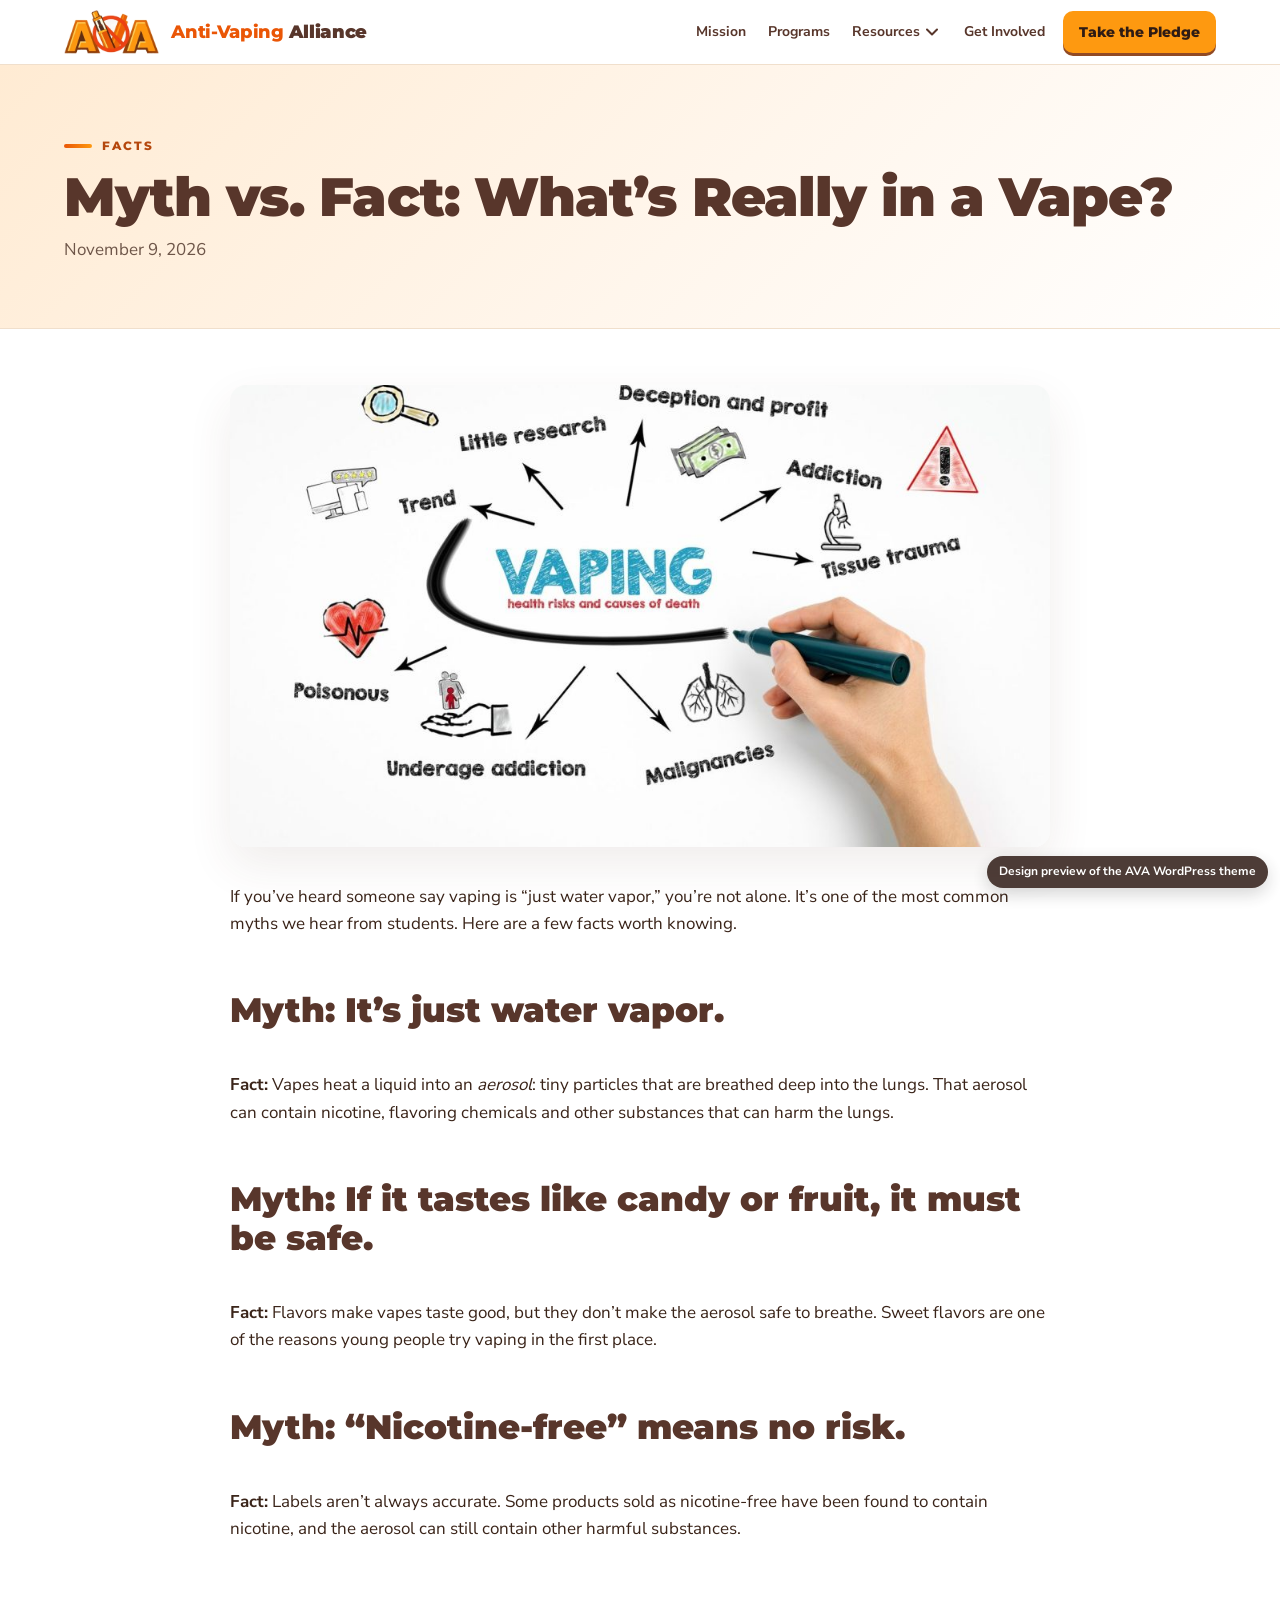
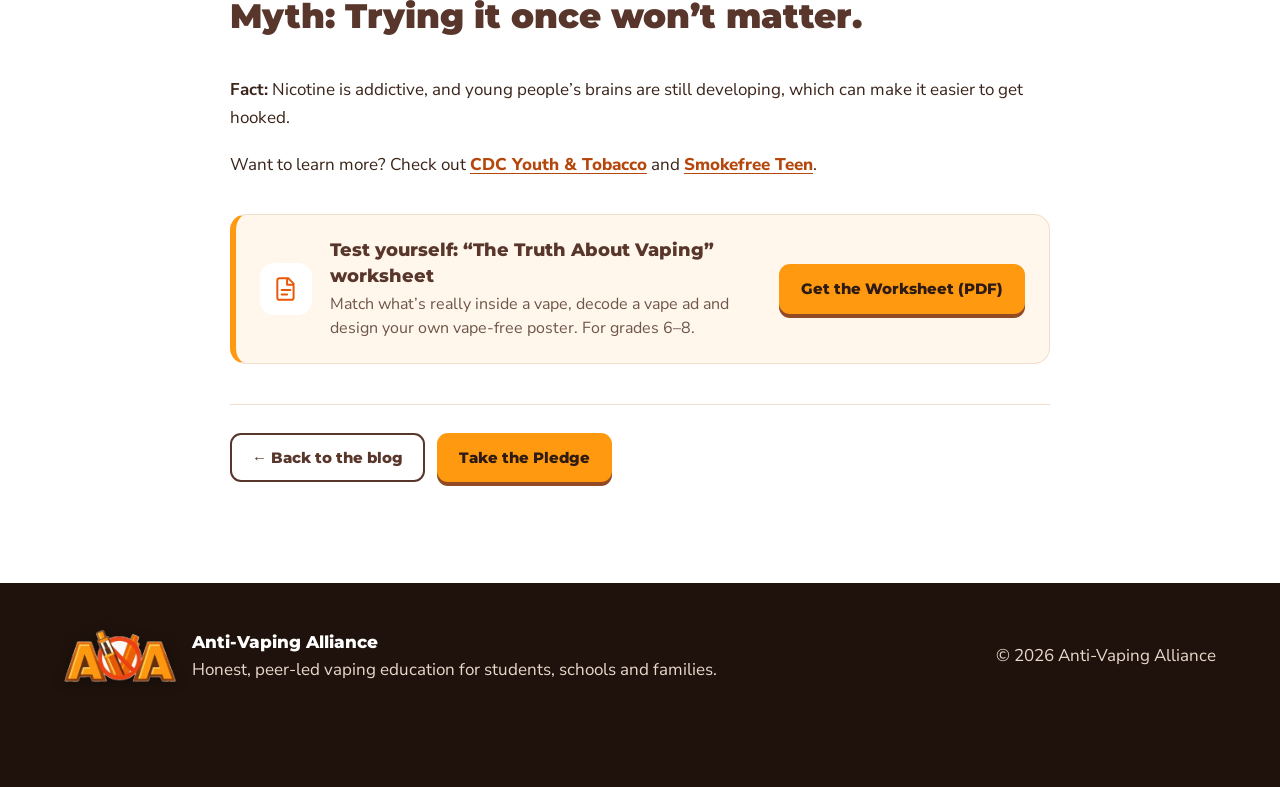
<file: post-myth-vs-fact-whats-really-in-a-vape.html>
<!doctype html>
<html lang="en-US">
<head>
<meta charset="UTF-8">
<meta name="viewport" content="width=device-width,initial-scale=1">
<title>Myth vs. Fact: What’s Really in a Vape? | Anti-Vaping Alliance</title>
<meta name='robots' content='max-image-preview:large' />
<link rel="preload" href="theme/assets/fonts/montserrat-latin-900-normal.woff2" as="font" type="font/woff2" crossorigin>
<link rel="preload" href="theme/assets/fonts/nunito-sans-latin-400-normal.woff2" as="font" type="font/woff2" crossorigin>
<link rel="icon" type="image/png" sizes="64x64" href="theme/assets/images/favicon.png">
<link rel="icon" type="image/png" sizes="192x192" href="theme/assets/images/favicon-192.png">
<link rel="apple-touch-icon" href="theme/assets/images/apple-touch-icon.png">
<meta name="theme-color" content="#FE9910">
<meta name="description" content="Vapes are often called “just water vapor.” Here’s what’s actually in that cloud, and why fruity flavors don’t make it safe.">
<meta property="og:type" content="article">
<meta property="og:site_name" content="Anti-Vaping Alliance">
<meta property="og:title" content="Myth vs. Fact: What’s Really in a Vape? | Anti-Vaping Alliance">
<meta property="og:description" content="Vapes are often called “just water vapor.” Here’s what’s actually in that cloud, and why fruity flavors don’t make it safe.">
<meta property="og:url" content="https://lindsey-brock.github.io/anti-vape-alliance-site/post-myth-vs-fact-whats-really-in-a-vape.html">
<meta property="og:image" content="https://lindsey-brock.github.io/anti-vape-alliance-site/uploads/2026/11/myth-vs-fact-1024x682.jpg">
<meta property="og:image:width" content="1024">
<meta property="og:image:height" content="682">
<meta property="og:locale" content="en_US">
<meta name="twitter:card" content="summary_large_image">
<meta name="twitter:title" content="Myth vs. Fact: What’s Really in a Vape? | Anti-Vaping Alliance">
<meta name="twitter:description" content="Vapes are often called “just water vapor.” Here’s what’s actually in that cloud, and why fruity flavors don’t make it safe.">
<meta name="twitter:image" content="https://lindsey-brock.github.io/anti-vape-alliance-site/uploads/2026/11/myth-vs-fact-1024x682.jpg">
<style id='wp-img-auto-sizes-contain-inline-css'>
img:is([sizes=auto i],[sizes^="auto," i]){contain-intrinsic-size:3000px 1500px}
</style>
<style id='wp-block-library-inline-css'>
:root{--wp-block-synced-color:#7a00df;--wp-block-synced-color--rgb:122,0,223;--wp-bound-block-color:var(--wp-block-synced-color);--wp-editor-canvas-background:#ddd;--wp-admin-theme-color:#007cba;--wp-admin-theme-color--rgb:0,124,186;--wp-admin-theme-color-darker-10:#006ba1;--wp-admin-theme-color-darker-10--rgb:0,107,160.5;--wp-admin-theme-color-darker-20:#005a87;--wp-admin-theme-color-darker-20--rgb:0,90,135;--wp-admin-border-width-focus:2px}@media (min-resolution:192dpi){:root{--wp-admin-border-width-focus:1.5px}}.wp-element-button{cursor:pointer}:root .has-very-light-gray-background-color{background-color:#eee}:root .has-very-dark-gray-background-color{background-color:#313131}:root .has-very-light-gray-color{color:#eee}:root .has-very-dark-gray-color{color:#313131}:root .has-vivid-green-cyan-to-vivid-cyan-blue-gradient-background{background:linear-gradient(135deg,#00d084,#0693e3)}:root .has-purple-crush-gradient-background{background:linear-gradient(135deg,#34e2e4,#4721fb 50%,#ab1dfe)}:root .has-hazy-dawn-gradient-background{background:linear-gradient(135deg,#faaca8,#dad0ec)}:root .has-subdued-olive-gradient-background{background:linear-gradient(135deg,#fafae1,#67a671)}:root .has-atomic-cream-gradient-background{background:linear-gradient(135deg,#fdd79a,#004a59)}:root .has-nightshade-gradient-background{background:linear-gradient(135deg,#330968,#31cdcf)}:root .has-midnight-gradient-background{background:linear-gradient(135deg,#020381,#2874fc)}:root{--wp--preset--font-size--normal:16px;--wp--preset--font-size--huge:42px}.has-regular-font-size{font-size:1em}.has-larger-font-size{font-size:2.625em}.has-normal-font-size{font-size:var(--wp--preset--font-size--normal)}.has-huge-font-size{font-size:var(--wp--preset--font-size--huge)}.has-text-align-center{text-align:center}.has-text-align-left{text-align:left}.has-text-align-right{text-align:right}.has-fit-text{white-space:nowrap!important}#end-resizable-editor-section{display:none}.aligncenter{clear:both}.items-justified-left{justify-content:flex-start}.items-justified-center{justify-content:center}.items-justified-right{justify-content:flex-end}.items-justified-space-between{justify-content:space-between}.screen-reader-text{border:0;clip-path:inset(50%);height:1px;margin:-1px;overflow:hidden;padding:0;position:absolute;width:1px;word-wrap:normal!important}.screen-reader-text:focus{background-color:#ddd;clip-path:none;color:#444;display:block;font-size:1em;height:auto;left:5px;line-height:normal;padding:15px 23px 14px;text-decoration:none;top:5px;width:auto;z-index:100000}html :where(.has-border-color){border-style:solid}html :where([style*=border-top-color]){border-top-style:solid}html :where([style*=border-right-color]){border-right-style:solid}html :where([style*=border-bottom-color]){border-bottom-style:solid}html :where([style*=border-left-color]){border-left-style:solid}html :where([style*=border-width]){border-style:solid}html :where([style*=border-top-width]){border-top-style:solid}html :where([style*=border-right-width]){border-right-style:solid}html :where([style*=border-bottom-width]){border-bottom-style:solid}html :where([style*=border-left-width]){border-left-style:solid}html :where(img[class*=wp-image-]){height:auto;max-width:100%}:where(figure){margin:0 0 1em}html :where(.is-position-sticky){--wp-admin--admin-bar--position-offset:var(--wp-admin--admin-bar--height,0px)}@media screen and (max-width:600px){html :where(.is-position-sticky){--wp-admin--admin-bar--position-offset:0px}}

</style>
<style id='wp-block-heading-inline-css'>
h1:where(.wp-block-heading).has-background,h2:where(.wp-block-heading).has-background,h3:where(.wp-block-heading).has-background,h4:where(.wp-block-heading).has-background,h5:where(.wp-block-heading).has-background,h6:where(.wp-block-heading).has-background{padding:1.25em 2.375em}h1.has-text-align-left[style*=writing-mode]:where([style*=vertical-lr]),h1.has-text-align-right[style*=writing-mode]:where([style*=vertical-rl]),h2.has-text-align-left[style*=writing-mode]:where([style*=vertical-lr]),h2.has-text-align-right[style*=writing-mode]:where([style*=vertical-rl]),h3.has-text-align-left[style*=writing-mode]:where([style*=vertical-lr]),h3.has-text-align-right[style*=writing-mode]:where([style*=vertical-rl]),h4.has-text-align-left[style*=writing-mode]:where([style*=vertical-lr]),h4.has-text-align-right[style*=writing-mode]:where([style*=vertical-rl]),h5.has-text-align-left[style*=writing-mode]:where([style*=vertical-lr]),h5.has-text-align-right[style*=writing-mode]:where([style*=vertical-rl]),h6.has-text-align-left[style*=writing-mode]:where([style*=vertical-lr]),h6.has-text-align-right[style*=writing-mode]:where([style*=vertical-rl]){rotate:180deg}
</style>
<style id='wp-block-paragraph-inline-css'>
.is-small-text{font-size:.875em}.is-regular-text{font-size:1em}.is-large-text{font-size:2.25em}.is-larger-text{font-size:3em}.has-drop-cap:not(:focus):first-letter{float:left;font-size:8.4em;font-style:normal;font-weight:100;line-height:.68;margin:.05em .1em 0 0;text-transform:uppercase}body.rtl .has-drop-cap:not(:focus):first-letter{float:none;margin-left:.1em}p.has-drop-cap.has-background{overflow:hidden}:root :where(p.has-background){padding:1.25em 2.375em}:where(p.has-text-color:not(.has-link-color)) a{color:inherit}p.has-text-align-left[style*="writing-mode:vertical-lr"],p.has-text-align-right[style*="writing-mode:vertical-rl"]{rotate:180deg}
</style>
<style id='global-styles-inline-css'>
:root{--wp--preset--aspect-ratio--square: 1;--wp--preset--aspect-ratio--4-3: 4/3;--wp--preset--aspect-ratio--3-4: 3/4;--wp--preset--aspect-ratio--3-2: 3/2;--wp--preset--aspect-ratio--2-3: 2/3;--wp--preset--aspect-ratio--16-9: 16/9;--wp--preset--aspect-ratio--9-16: 9/16;--wp--preset--color--black: #000000;--wp--preset--color--cyan-bluish-gray: #abb8c3;--wp--preset--color--white: #FFFFFF;--wp--preset--color--pale-pink: #f78da7;--wp--preset--color--vivid-red: #cf2e2e;--wp--preset--color--luminous-vivid-orange: #ff6900;--wp--preset--color--luminous-vivid-amber: #fcb900;--wp--preset--color--light-green-cyan: #7bdcb5;--wp--preset--color--vivid-green-cyan: #00d084;--wp--preset--color--pale-cyan-blue: #8ed1fc;--wp--preset--color--vivid-cyan-blue: #0693e3;--wp--preset--color--vivid-purple: #9b51e0;--wp--preset--color--ava-orange: #FE9910;--wp--preset--color--ava-amber: #FEB228;--wp--preset--color--ava-flame: #EA5606;--wp--preset--color--ava-brown: #58362B;--wp--preset--color--ava-espresso: #2E1B14;--wp--preset--color--ava-cream: #FFF6EC;--wp--preset--gradient--vivid-cyan-blue-to-vivid-purple: linear-gradient(135deg,rgb(6,147,227) 0%,rgb(155,81,224) 100%);--wp--preset--gradient--light-green-cyan-to-vivid-green-cyan: linear-gradient(135deg,rgb(122,220,180) 0%,rgb(0,208,130) 100%);--wp--preset--gradient--luminous-vivid-amber-to-luminous-vivid-orange: linear-gradient(135deg,rgb(252,185,0) 0%,rgb(255,105,0) 100%);--wp--preset--gradient--luminous-vivid-orange-to-vivid-red: linear-gradient(135deg,rgb(255,105,0) 0%,rgb(207,46,46) 100%);--wp--preset--gradient--very-light-gray-to-cyan-bluish-gray: linear-gradient(135deg,rgb(238,238,238) 0%,rgb(169,184,195) 100%);--wp--preset--gradient--cool-to-warm-spectrum: linear-gradient(135deg,rgb(74,234,220) 0%,rgb(151,120,209) 20%,rgb(207,42,186) 40%,rgb(238,44,130) 60%,rgb(251,105,98) 80%,rgb(254,248,76) 100%);--wp--preset--gradient--blush-light-purple: linear-gradient(135deg,rgb(255,206,236) 0%,rgb(152,150,240) 100%);--wp--preset--gradient--blush-bordeaux: linear-gradient(135deg,rgb(254,205,165) 0%,rgb(254,45,45) 50%,rgb(107,0,62) 100%);--wp--preset--gradient--luminous-dusk: linear-gradient(135deg,rgb(255,203,112) 0%,rgb(199,81,192) 50%,rgb(65,88,208) 100%);--wp--preset--gradient--pale-ocean: linear-gradient(135deg,rgb(255,245,203) 0%,rgb(182,227,212) 50%,rgb(51,167,181) 100%);--wp--preset--gradient--electric-grass: linear-gradient(135deg,rgb(202,248,128) 0%,rgb(113,206,126) 100%);--wp--preset--gradient--midnight: linear-gradient(135deg,rgb(2,3,129) 0%,rgb(40,116,252) 100%);--wp--preset--font-size--small: 13px;--wp--preset--font-size--medium: 20px;--wp--preset--font-size--large: 36px;--wp--preset--font-size--x-large: 42px;--wp--preset--spacing--20: 0.44rem;--wp--preset--spacing--30: 0.67rem;--wp--preset--spacing--40: 1rem;--wp--preset--spacing--50: 1.5rem;--wp--preset--spacing--60: 2.25rem;--wp--preset--spacing--70: 3.38rem;--wp--preset--spacing--80: 5.06rem;--wp--preset--shadow--natural: 6px 6px 9px rgba(0, 0, 0, 0.2);--wp--preset--shadow--deep: 12px 12px 50px rgba(0, 0, 0, 0.4);--wp--preset--shadow--sharp: 6px 6px 0px rgba(0, 0, 0, 0.2);--wp--preset--shadow--outlined: 6px 6px 0px -3px rgb(255, 255, 255), 6px 6px rgb(0, 0, 0);--wp--preset--shadow--crisp: 6px 6px 0px rgb(0, 0, 0);}:where(.is-layout-flex){gap: 0.5em;}:where(.is-layout-grid){gap: 0.5em;}body .is-layout-flex{display: flex;}.is-layout-flex{flex-wrap: wrap;align-items: center;}.is-layout-flex > :is(*, div){margin: 0;}body .is-layout-grid{display: grid;}.is-layout-grid > :is(*, div){margin: 0;}:where(.wp-block-columns.is-layout-flex){gap: 2em;}:where(.wp-block-columns.is-layout-grid){gap: 2em;}:where(.wp-block-post-template.is-layout-flex){gap: 1.25em;}:where(.wp-block-post-template.is-layout-grid){gap: 1.25em;}.has-black-color{color: var(--wp--preset--color--black) !important;}.has-cyan-bluish-gray-color{color: var(--wp--preset--color--cyan-bluish-gray) !important;}.has-white-color{color: var(--wp--preset--color--white) !important;}.has-pale-pink-color{color: var(--wp--preset--color--pale-pink) !important;}.has-vivid-red-color{color: var(--wp--preset--color--vivid-red) !important;}.has-luminous-vivid-orange-color{color: var(--wp--preset--color--luminous-vivid-orange) !important;}.has-luminous-vivid-amber-color{color: var(--wp--preset--color--luminous-vivid-amber) !important;}.has-light-green-cyan-color{color: var(--wp--preset--color--light-green-cyan) !important;}.has-vivid-green-cyan-color{color: var(--wp--preset--color--vivid-green-cyan) !important;}.has-pale-cyan-blue-color{color: var(--wp--preset--color--pale-cyan-blue) !important;}.has-vivid-cyan-blue-color{color: var(--wp--preset--color--vivid-cyan-blue) !important;}.has-vivid-purple-color{color: var(--wp--preset--color--vivid-purple) !important;}.has-black-background-color{background-color: var(--wp--preset--color--black) !important;}.has-cyan-bluish-gray-background-color{background-color: var(--wp--preset--color--cyan-bluish-gray) !important;}.has-white-background-color{background-color: var(--wp--preset--color--white) !important;}.has-pale-pink-background-color{background-color: var(--wp--preset--color--pale-pink) !important;}.has-vivid-red-background-color{background-color: var(--wp--preset--color--vivid-red) !important;}.has-luminous-vivid-orange-background-color{background-color: var(--wp--preset--color--luminous-vivid-orange) !important;}.has-luminous-vivid-amber-background-color{background-color: var(--wp--preset--color--luminous-vivid-amber) !important;}.has-light-green-cyan-background-color{background-color: var(--wp--preset--color--light-green-cyan) !important;}.has-vivid-green-cyan-background-color{background-color: var(--wp--preset--color--vivid-green-cyan) !important;}.has-pale-cyan-blue-background-color{background-color: var(--wp--preset--color--pale-cyan-blue) !important;}.has-vivid-cyan-blue-background-color{background-color: var(--wp--preset--color--vivid-cyan-blue) !important;}.has-vivid-purple-background-color{background-color: var(--wp--preset--color--vivid-purple) !important;}.has-black-border-color{border-color: var(--wp--preset--color--black) !important;}.has-cyan-bluish-gray-border-color{border-color: var(--wp--preset--color--cyan-bluish-gray) !important;}.has-white-border-color{border-color: var(--wp--preset--color--white) !important;}.has-pale-pink-border-color{border-color: var(--wp--preset--color--pale-pink) !important;}.has-vivid-red-border-color{border-color: var(--wp--preset--color--vivid-red) !important;}.has-luminous-vivid-orange-border-color{border-color: var(--wp--preset--color--luminous-vivid-orange) !important;}.has-luminous-vivid-amber-border-color{border-color: var(--wp--preset--color--luminous-vivid-amber) !important;}.has-light-green-cyan-border-color{border-color: var(--wp--preset--color--light-green-cyan) !important;}.has-vivid-green-cyan-border-color{border-color: var(--wp--preset--color--vivid-green-cyan) !important;}.has-pale-cyan-blue-border-color{border-color: var(--wp--preset--color--pale-cyan-blue) !important;}.has-vivid-cyan-blue-border-color{border-color: var(--wp--preset--color--vivid-cyan-blue) !important;}.has-vivid-purple-border-color{border-color: var(--wp--preset--color--vivid-purple) !important;}.has-vivid-cyan-blue-to-vivid-purple-gradient-background{background: var(--wp--preset--gradient--vivid-cyan-blue-to-vivid-purple) !important;}.has-light-green-cyan-to-vivid-green-cyan-gradient-background{background: var(--wp--preset--gradient--light-green-cyan-to-vivid-green-cyan) !important;}.has-luminous-vivid-amber-to-luminous-vivid-orange-gradient-background{background: var(--wp--preset--gradient--luminous-vivid-amber-to-luminous-vivid-orange) !important;}.has-luminous-vivid-orange-to-vivid-red-gradient-background{background: var(--wp--preset--gradient--luminous-vivid-orange-to-vivid-red) !important;}.has-very-light-gray-to-cyan-bluish-gray-gradient-background{background: var(--wp--preset--gradient--very-light-gray-to-cyan-bluish-gray) !important;}.has-cool-to-warm-spectrum-gradient-background{background: var(--wp--preset--gradient--cool-to-warm-spectrum) !important;}.has-blush-light-purple-gradient-background{background: var(--wp--preset--gradient--blush-light-purple) !important;}.has-blush-bordeaux-gradient-background{background: var(--wp--preset--gradient--blush-bordeaux) !important;}.has-luminous-dusk-gradient-background{background: var(--wp--preset--gradient--luminous-dusk) !important;}.has-pale-ocean-gradient-background{background: var(--wp--preset--gradient--pale-ocean) !important;}.has-electric-grass-gradient-background{background: var(--wp--preset--gradient--electric-grass) !important;}.has-midnight-gradient-background{background: var(--wp--preset--gradient--midnight) !important;}.has-small-font-size{font-size: var(--wp--preset--font-size--small) !important;}.has-medium-font-size{font-size: var(--wp--preset--font-size--medium) !important;}.has-large-font-size{font-size: var(--wp--preset--font-size--large) !important;}.has-x-large-font-size{font-size: var(--wp--preset--font-size--x-large) !important;}
</style>

<link rel='stylesheet' id='ava-style-css' href='theme/style.css' media='all' />
<link rel="canonical" href="https://lindsey-brock.github.io/anti-vape-alliance-site/post-myth-vs-fact-whats-really-in-a-vape.html" />
<meta name="robots" content="noindex">
    <style>.ava-preview-pill{position:fixed;right:12px;bottom:12px;opacity:.85;z-index:900;background:#2E1B14;color:#fff;font:700 12px/1.3 "Nunito Sans",Arial,sans-serif;padding:8px 12px;border-radius:999px;box-shadow:0 6px 18px rgba(0,0,0,.2)}@media (max-width:600px){.ava-preview-pill{font-size:10px;padding:6px 9px;right:8px;bottom:auto;top:calc(var(--ava-hdr,64px) + 8px)}}</style>
    <script>
    document.addEventListener('submit',function(e){
      var f=e.target.closest('form[data-ava-form]');if(!f)return;
      e.preventDefault();e.stopImmediatePropagation();
      var w=f.closest('.ava-form-wrap'),ok=w.querySelector('.ava-notice.success'),bad=w.querySelector('.ava-notice.error');
      if(!f.checkValidity()){var i=f.querySelector(':invalid');bad.textContent=i?i.validationMessage:'Please fill in the required fields.';bad.hidden=false;if(i)i.focus();return;}
      bad.hidden=true;ok.textContent=ok.textContent.replace(/ \(Preview.*$/,'')+' (Preview only: nothing was sent. On the WordPress site this is saved for the team.)';ok.hidden=false;f.remove();
    },true);
    </script>
    <script>
    (function(){var now=Math.round(Date.now()/1000);
    window.AVA_DEMO_FEED={count:312,
    recent:[{name:'Maya',ts:now-140},{name:'Jordan',ts:now-960},{name:'Priya',ts:now-2500},{name:'Eli',ts:now-5600}],
    names:['Ava','Noah','Sofia','Marcus','Zoe','Diego','Lena','Kai','Amara','Leo','Hana','Mateo']};})();
    </script>
    </head>
<body class="wp-singular post-template-default single single-post postid-56 single-format-standard wp-embed-responsive wp-theme-ava-alliance ava-has-feed ava-reveal">
<a class="skip-link screen-reader-text" href="#main">Skip to content</a>


<header class="ava-header">
	<div class="navin">
		<a class="ava-brand" href="index.html" rel="home">
			<img class="" src="theme/assets/images/ava-mark.webp" width="266" height="123" alt="" decoding="async">			<span class="name"><b>Anti-Vaping</b> Alliance</span>
			<span class="screen-reader-text">(home)</span>
		</a>

		<nav class="ava-nav" id="site-navigation" aria-label="Main menu">
			<ul id="primary-menu" class="menu"><li id="menu-item-70" class="menu-item menu-item-type-custom menu-item-object-custom menu-item-70"><a href="index.html#mission">Mission</a></li>
<li id="menu-item-71" class="menu-item menu-item-type-custom menu-item-object-custom menu-item-71"><a href="index.html#programs">Programs</a></li>
<li id="menu-item-72" class="menu-item menu-item-type-custom menu-item-object-custom menu-item-has-children menu-item-72"><a href="index.html#curriculum">Resources</a><button type="button" class="sub-toggle" aria-expanded="false" aria-label="Show the Resources menu"><svg viewBox="0 0 12 8" width="12" height="8" aria-hidden="true" focusable="false"><path d="M1 1.5l5 5 5-5" fill="none" stroke="currentColor" stroke-width="2" stroke-linecap="round" stroke-linejoin="round"/></svg></button>
<ul class="sub-menu">
	<li id="menu-item-73" class="menu-item menu-item-type-custom menu-item-object-custom menu-item-73"><a href="index.html#curriculum">Curriculum</a></li>
	<li id="menu-item-74" class="menu-item menu-item-type-custom menu-item-object-custom menu-item-74"><a href="index.html#support">Get Support</a></li>
	<li id="menu-item-75" class="menu-item menu-item-type-post_type menu-item-object-page current_page_parent menu-item-75"><a href="blog.html">Blog</a></li>
</ul>
</li>
<li id="menu-item-76" class="menu-item menu-item-type-custom menu-item-object-custom menu-item-76"><a href="index.html#contact">Get Involved</a></li>
</ul>		</nav>

		<a class="ava-cta" href="#pledge">Take the Pledge</a>
		<button class="menu-toggle" type="button" aria-controls="site-navigation" aria-expanded="false">
			<span class="screen-reader-text">Menu</span>
			<svg class="i-open" viewBox="0 0 24 24" aria-hidden="true" focusable="false"><path d="M3 6h18M3 12h18M3 18h18" stroke="currentColor" stroke-width="2.5" stroke-linecap="round" fill="none"/></svg>
			<svg class="i-close" viewBox="0 0 24 24" aria-hidden="true" focusable="false"><path d="M6 6l12 12M18 6L6 18" stroke="currentColor" stroke-width="2.5" stroke-linecap="round" fill="none"/></svg>
		</button>
	</div>
</header>

<main id="main" tabindex="-1">
		<article id="post-56" class="post-56 post type-post status-publish format-standard has-post-thumbnail hentry category-facts">
			<header class="page-hero">
				<div class="in">
																								<div class="eyebrow">Facts</div>
																<h1>Myth vs. Fact: What’s Really in a Vape?</h1>
											<p class="meta"><time datetime="2026-11-09T17:42:28+00:00">November 9, 2026</time></p>
									</div>
			</header>
			<div class="entry">
				<div class="entry-content">
											<figure class="post-hero-img"><img width="1024" height="682" src="uploads/2026/11/myth-vs-fact-1024x682.jpg" class="attachment-large size-large wp-post-image" alt="Hand-drawn diagram of vaping health risks" loading="eager" fetchpriority="high" decoding="async" srcset="uploads/2026/11/myth-vs-fact-1024x682.jpg 1024w, uploads/2026/11/myth-vs-fact-300x200.jpg 300w, uploads/2026/11/myth-vs-fact-768x512.jpg 768w, uploads/2026/11/myth-vs-fact-1536x1023.jpg 1536w, uploads/2026/11/myth-vs-fact.jpg 1600w" sizes="(max-width: 1024px) 100vw, 1024px" /></figure>
										
<p>If you’ve heard someone say vaping is “just water vapor,” you’re not alone. It’s one of the most common myths we hear from students. Here are a few facts worth knowing.</p>



<h2 class="wp-block-heading">Myth: It’s just water vapor.</h2>



<p><strong>Fact:</strong> Vapes heat a liquid into an <em>aerosol</em>: tiny particles that are breathed deep into the lungs. That aerosol can contain nicotine, flavoring chemicals and other substances that can harm the lungs.</p>



<h2 class="wp-block-heading">Myth: If it tastes like candy or fruit, it must be safe.</h2>



<p><strong>Fact:</strong> Flavors make vapes taste good, but they don’t make the aerosol safe to breathe. Sweet flavors are one of the reasons young people try vaping in the first place.</p>



<h2 class="wp-block-heading">Myth: “Nicotine-free” means no risk.</h2>



<p><strong>Fact:</strong> Labels aren’t always accurate. Some products sold as nicotine-free have been found to contain nicotine, and the aerosol can still contain other harmful substances.</p>



<h2 class="wp-block-heading">Myth: Trying it once won’t matter.</h2>



<p><strong>Fact:</strong> Nicotine is addictive, and young people’s brains are still developing, which can make it easier to get hooked.</p>



<p>Want to learn more? Check out <a href="https://www.cdc.gov/tobacco/youth/index.htm" target="_blank" rel="noopener">CDC Youth &amp; Tobacco</a> and <a href="https://teen.smokefree.gov/" target="_blank" rel="noopener">Smokefree Teen</a>.</p>


	<aside class="post-handout" aria-label="Printable handout">
		<span class="ph-icon" aria-hidden="true"><svg viewBox="0 0 24 24" width="26" height="26" focusable="false"><path d="M6 2h8l5 5v13a2 2 0 0 1-2 2H6a2 2 0 0 1-2-2V4a2 2 0 0 1 2-2zm7 1.5V8h4.5M8 13h8M8 17h5" fill="none" stroke="currentColor" stroke-width="1.8" stroke-linecap="round" stroke-linejoin="round"/></svg></span>
		<div class="ph-txt">
			<strong>Test yourself: “The Truth About Vaping” worksheet</strong>			<span>Match what’s really inside a vape, decode a vape ad and design your own vape-free poster. For grades 6–8.</span>		</div>
		<a class="btn primary" href="#" data-pdf-preview="ava-the-truth-about-vaping-worksheet" data-pages="2">Get the Worksheet (PDF)</a>
	</aside>
												<p class="post-back">
														<a class="btn" href="blog.html">&larr; Back to the blog</a>
							<a class="btn primary" href="#pledge">Take the Pledge</a>
						</p>
									</div>
			</div>
		</article>
		</main>

<footer class="ava-footer">
	<div class="in">
		<div class="fbrand">
			<img class="" src="theme/assets/images/ava-mark.webp" width="266" height="123" alt="" decoding="async">			<div>
				<strong>Anti-Vaping Alliance</strong><br>
				Honest, peer-led vaping education for students, schools and families.											</div>
		</div>
		<div>&copy; 2026 Anti-Vaping Alliance</div>
	</div>
</footer>

<div class="ava-modal" id="pledge-modal" role="dialog" aria-modal="true" aria-labelledby="pledge-title" hidden>
	<div class="modalbox">
		<button class="close" type="button" data-ava-close aria-label="Close">&times;</button>
		<img src="theme/assets/images/ava-logo.webp" width="693" height="426" alt="" class="mlogo" loading="lazy" decoding="async">					<div class="eyebrow">Student Pledge</div>
				<h2 id="pledge-title">Take the AVA Pledge</h2>
		<p>I pledge to protect my brain, heart and lungs. I choose healthy choices over vaping and will help create a school community where students feel informed, supported and confident to say no.</p>
			<div class="ava-form-wrap">
		<p class="ava-notice success" role="status" hidden>Thank you for standing with the Anti-Vaping Alliance!</p>
		<p class="ava-notice error" role="alert" hidden></p>
				<form class="ava-form" id="ava-pledge-form" method="post" action="#" data-ava-form novalidate>
			<input type="hidden" name="action" value="ava_submit">
			<input type="hidden" name="ava_type" value="pledge">
			<input type="hidden" name="ava_ts" value="1794347301">
			<input type="hidden" name="ava_sig" value="2665ac9dbc84ecff44b2588a49319130790af256ac4e93eecccd5b935cd2bba0">
			<input type="hidden" name="ava_return" value="/myth-vs-fact-whats-really-in-a-vape/">
			<div class="hp" aria-hidden="true">
				<label for="ava-pledge-website">Website</label>
				<input type="text" id="ava-pledge-website" name="ava_website" tabindex="-1" autocomplete="off">
			</div>

											<div class="row">
					<div>
						<label for="ava-pledge-first">First name</label>
						<input type="text" id="ava-pledge-first" name="first_name" required maxlength="60" autocomplete="given-name">
					</div>
										<div>
						<label for="ava-pledge-last">Last name</label>
						<input type="text" id="ava-pledge-last" name="last_name" required maxlength="60" autocomplete="family-name">
					</div>
									</div>
									<label for="ava-pledge-email">Email <span class="opt">(optional)</span></label>
					<input type="email" id="ava-pledge-email" name="email" maxlength="120" autocomplete="email">
													<label class="check"><input type="checkbox" name="show_name" value="1"> Show my first name in the “just took the pledge” pop-up</label>
												<button type="submit">Sign the Pledge</button>

					</form>
			</div>
		</div>
</div>

<div class="ava-modal" id="school-modal" role="dialog" aria-modal="true" aria-labelledby="school-title" hidden>
	<div class="modalbox">
		<button class="close" type="button" data-ava-close aria-label="Close">&times;</button>
					<div class="eyebrow">Peer-Led Classroom Talks</div>
				<h2 id="school-title">Bring AVA to your school</h2>
		<p>Tell us a little about your school and we’ll get in touch to plan an age-appropriate, student-led presentation.</p>
			<div class="ava-form-wrap">
		<p class="ava-notice success" role="status" hidden>Thanks! We’ve received your request and will be in touch soon.</p>
		<p class="ava-notice error" role="alert" hidden></p>
				<form class="ava-form" id="ava-school-form" method="post" action="#" data-ava-form novalidate>
			<input type="hidden" name="action" value="ava_submit">
			<input type="hidden" name="ava_type" value="school">
			<input type="hidden" name="ava_ts" value="1794347301">
			<input type="hidden" name="ava_sig" value="075286f63d2dd27a4f14157ef6340ad077e4888c8f9ad7b99a6a297b0d1459c7">
			<input type="hidden" name="ava_return" value="/myth-vs-fact-whats-really-in-a-vape/">
			<div class="hp" aria-hidden="true">
				<label for="ava-school-website">Website</label>
				<input type="text" id="ava-school-website" name="ava_website" tabindex="-1" autocomplete="off">
			</div>

							<div class="row">
					<div>
						<label for="ava-school-name">Name</label>
						<input type="text" id="ava-school-name" name="name" required maxlength="100" autocomplete="name">
					</div>
					<div>
						<label for="ava-school-email">Email</label>
						<input type="email" id="ava-school-email" name="email" required maxlength="120" autocomplete="email">
					</div>
				</div>
				<div class="row">
					<div>
						<label for="ava-school-school">School or organization</label>
						<input type="text" id="ava-school-school" name="school" required maxlength="150" autocomplete="organization">
					</div>
					<div>
						<label for="ava-school-role">I am a…</label>
						<select id="ava-school-role" name="role">
															<option value="educator">Teacher or school staff</option>
															<option value="student">Student</option>
															<option value="parent">Parent or guardian</option>
															<option value="community">Community partner</option>
															<option value="other">Other</option>
													</select>
					</div>
				</div>
				<label for="ava-school-grade">Grade levels you’d like us to visit <span class="opt">(optional)</span></label>
				<input type="text" id="ava-school-grade" name="grade" maxlength="60">
				<label for="ava-school-message">Anything else we should know? (dates, class size…) <span class="opt">(optional)</span></label>
				<textarea id="ava-school-message" name="message" maxlength="5000" rows="4"></textarea>
				<button type="submit">Send Request</button>

					</form>
			</div>
		</div>
</div>
<div class="ava-modal" id="chapter-modal" role="dialog" aria-modal="true" aria-labelledby="chapter-title" hidden>
	<div class="modalbox">
		<button class="close" type="button" data-ava-close aria-label="Close">&times;</button>
					<div class="eyebrow">School Chapters</div>
				<h2 id="chapter-title">Start an AVA chapter</h2>
		<p>Want to bring AVA to your school? Tell us who you are and we’ll help you get your chapter started.</p>
			<div class="ava-form-wrap">
		<p class="ava-notice success" role="status" hidden>Thanks for wanting to lead! We’ll reach out with next steps soon.</p>
		<p class="ava-notice error" role="alert" hidden></p>
				<form class="ava-form" id="ava-chapter-form" method="post" action="#" data-ava-form novalidate>
			<input type="hidden" name="action" value="ava_submit">
			<input type="hidden" name="ava_type" value="chapter">
			<input type="hidden" name="ava_ts" value="1794347301">
			<input type="hidden" name="ava_sig" value="15c9ba8e588348a4b5d26342b60377be161f5474efaa510792e42fd1b70bfd6e">
			<input type="hidden" name="ava_return" value="/myth-vs-fact-whats-really-in-a-vape/">
			<div class="hp" aria-hidden="true">
				<label for="ava-chapter-website">Website</label>
				<input type="text" id="ava-chapter-website" name="ava_website" tabindex="-1" autocomplete="off">
			</div>

							<div class="row">
					<div>
						<label for="ava-chapter-name">Name</label>
						<input type="text" id="ava-chapter-name" name="name" required maxlength="100" autocomplete="name">
					</div>
					<div>
						<label for="ava-chapter-email">Email</label>
						<input type="email" id="ava-chapter-email" name="email" required maxlength="120" autocomplete="email">
					</div>
				</div>
				<div class="row">
					<div>
						<label for="ava-chapter-school">Your school</label>
						<input type="text" id="ava-chapter-school" name="school" required maxlength="150" autocomplete="organization">
					</div>
					<div>
						<label for="ava-chapter-role">I am a…</label>
						<select id="ava-chapter-role" name="role">
															<option value="student">Student</option>
															<option value="parent">Parent or guardian</option>
															<option value="educator">Teacher or school staff</option>
															<option value="community">Community partner</option>
															<option value="other">Other</option>
													</select>
					</div>
				</div>
				<label for="ava-chapter-grade">Your grade <span class="opt">(optional)</span></label>
				<input type="text" id="ava-chapter-grade" name="grade" maxlength="60">
				<label for="ava-chapter-message">Tell us a bit about your idea <span class="opt">(optional)</span></label>
				<textarea id="ava-chapter-message" name="message" maxlength="5000" rows="4"></textarea>
				<button type="submit">Send Request</button>

					</form>
			</div>
		</div>
</div>

	<div class="ava-proof" id="ava-proof">
		<div class="ava-toast" aria-hidden="true" hidden>
			<span class="t-ic"><svg viewBox="0 0 24 24" width="18" height="18" aria-hidden="true" focusable="false"><path d="M5 12.5l4.2 4.2L19 7" fill="none" stroke="currentColor" stroke-width="3" stroke-linecap="round" stroke-linejoin="round"/></svg></span>
			<span class="t-body"><span class="t-msg"></span><span class="t-ago"></span></span>
			<button type="button" class="t-close" tabindex="-1">&times;</button>
		</div>
		<a class="ava-counter" href="#pledge" hidden>
			<span class="dot" aria-hidden="true"></span>
			<span class="ava-counter-num">0</span>
			<span class="lbl">pledges signed</span>
			<span class="screen-reader-text"> – take the pledge</span>
		</a>
	</div>
	
<script type="speculationrules">
{"prefetch":[{"source":"document","where":{"and":[{"href_matches":"/*"},{"not":{"href_matches":["/wp-*.php","/wp-admin/*","/wp-content/uploads/*","/wp-content/*","/wp-content/plugins/*","/wp-content/themes/ava-alliance/*","/*\\?(.+)"]}},{"not":{"selector_matches":"a[rel~=\"nofollow\"]"}},{"not":{"selector_matches":".no-prefetch, .no-prefetch a"}}]},"eagerness":"conservative"}]}
</script>
<script id="ava-theme-js-extra">
var AVA = {"ajaxUrl":"","errorMsg":"Sorry, something went wrong. Please try again.","feed":{"url":"","counter":true,"toasts":true,"min":0,"label":"pledges signed","i18n":{"signed":"just took the pledge","justNow":"just now","min":"%d min ago","hr":"%d hr ago","day":"%d days ago","yday":"yesterday","dismiss":"Dismiss","cta":"Take the pledge"}}};
//# sourceURL=ava-theme-js-extra
</script>
<script src="theme/assets/js/theme.js" id="ava-theme-js" defer data-wp-strategy="defer"></script>
<div class="ava-preview-pill" aria-hidden="true">Design preview of the AVA WordPress theme</div>

<div class="pdfv" id="pdfv" role="dialog" aria-modal="true" aria-label="Document preview" hidden>
  <div class="pdfv-bar"><strong>Preview only</strong><span>The full PDF downloads from the live WordPress site.</span><button type="button" class="pdfv-x" aria-label="Close preview">&times;</button></div>
  <div class="pdfv-pages"></div>
</div>
<style>
.pdfv{position:fixed;inset:0;z-index:2000;background:rgba(31,18,12,.86);display:flex;flex-direction:column}
.pdfv[hidden]{display:none}
.pdfv-bar{display:flex;align-items:center;gap:12px;padding:12px 18px;background:#2E1B14;color:#fff;font:600 14px "Nunito Sans",Arial,sans-serif}
.pdfv-bar strong{font-family:Montserrat,Arial,sans-serif;font-weight:800;color:#FEB228}
.pdfv-bar span{opacity:.85;flex:1}
.pdfv-x{background:none;border:0;color:#fff;font-size:30px;line-height:1;width:44px;height:44px;border-radius:10px;cursor:pointer}
.pdfv-x:hover{background:rgba(255,255,255,.12)}
.pdfv-pages{overflow:auto;padding:24px 16px 48px;display:flex;flex-direction:column;align-items:center;gap:18px}
.pdfv-pages img{width:min(100%,820px);height:auto;background:#fff;box-shadow:0 12px 30px rgba(0,0,0,.35);user-select:none;-webkit-user-select:none;-webkit-user-drag:none;pointer-events:none}
body.pdfv-open{overflow:hidden}
</style>
<script>
(function(){
  var v=document.getElementById('pdfv'),wrap=v.querySelector('.pdfv-pages'),x=v.querySelector('.pdfv-x'),last=null;
  function close(){v.hidden=true;document.body.classList.remove('pdfv-open');wrap.innerHTML='';if(last)last.focus();}
  document.addEventListener('click',function(e){
    var a=e.target.closest('[data-pdf-preview]');if(!a)return;e.preventDefault();last=a;
    var slug=a.getAttribute('data-pdf-preview'),n=+a.getAttribute('data-pages');wrap.innerHTML='';
    for(var i=1;i<=n;i++){var img=document.createElement('img');img.src='preview-pdf/'+slug+'/p'+i+'.webp';img.alt='Page '+i+' of '+n;img.loading=i>2?'lazy':'eager';img.draggable=false;wrap.appendChild(img);}
    v.hidden=false;document.body.classList.add('pdfv-open');wrap.scrollTop=0;x.focus();
  });
  x.addEventListener('click',close);
  v.addEventListener('click',function(e){if(e.target===v||e.target===wrap)close();});
  v.addEventListener('contextmenu',function(e){e.preventDefault();});
  document.addEventListener('keydown',function(e){if(!v.hidden&&e.key==='Escape')close();});
})();
</script>
</body>
</html>
</file>
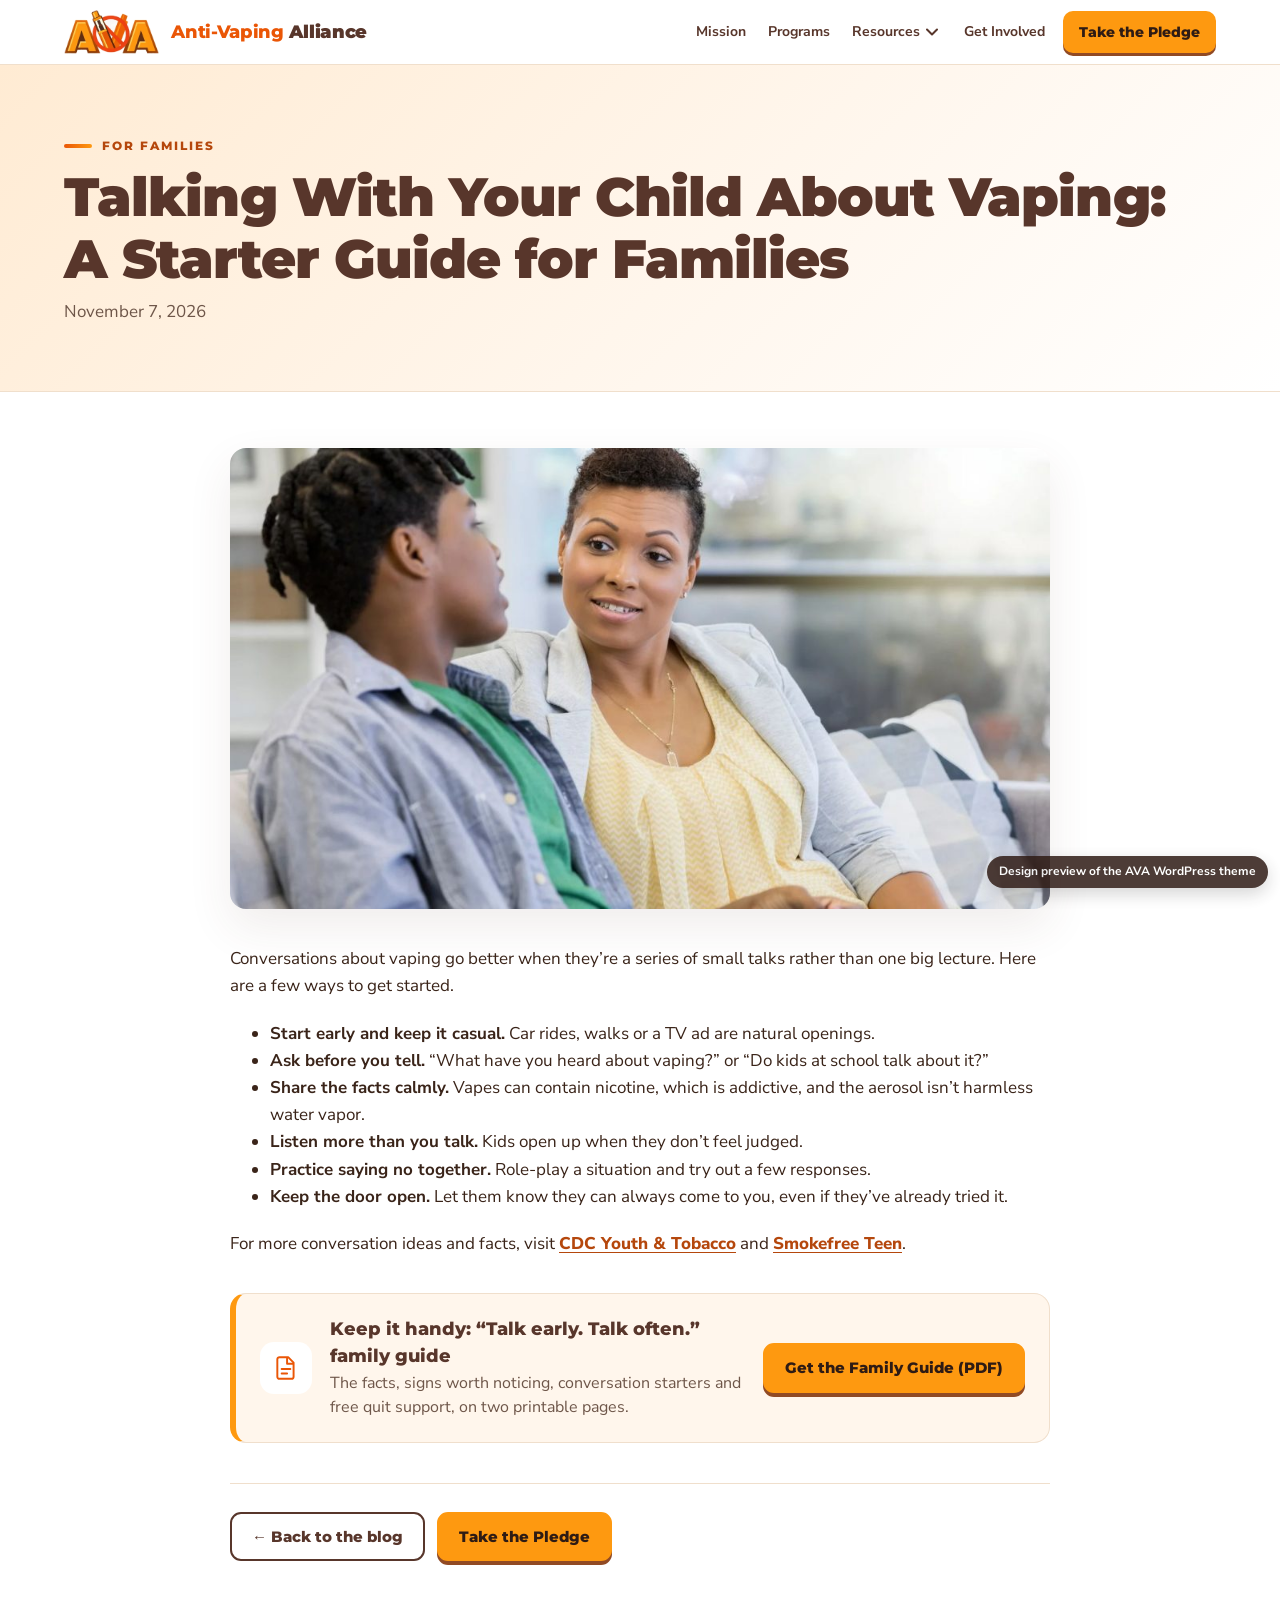
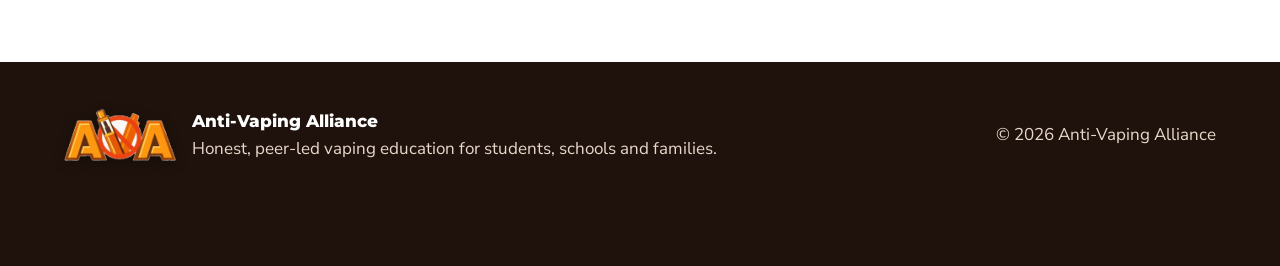
<file: post-talking-with-your-child-about-vaping-a-starter-guide-for-families.html>
<!doctype html>
<html lang="en-US">
<head>
<meta charset="UTF-8">
<meta name="viewport" content="width=device-width,initial-scale=1">
<title>Talking With Your Child About Vaping: A Starter Guide for Families | Anti-Vaping Alliance</title>
<meta name='robots' content='max-image-preview:large' />
<link rel="preload" href="theme/assets/fonts/montserrat-latin-900-normal.woff2" as="font" type="font/woff2" crossorigin>
<link rel="preload" href="theme/assets/fonts/nunito-sans-latin-400-normal.woff2" as="font" type="font/woff2" crossorigin>
<link rel="icon" type="image/png" sizes="64x64" href="theme/assets/images/favicon.png">
<link rel="icon" type="image/png" sizes="192x192" href="theme/assets/images/favicon-192.png">
<link rel="apple-touch-icon" href="theme/assets/images/apple-touch-icon.png">
<meta name="theme-color" content="#FE9910">
<meta name="description" content="You don’t need all the answers to start the conversation. A few simple tips for parents and caregivers.">
<meta property="og:type" content="article">
<meta property="og:site_name" content="Anti-Vaping Alliance">
<meta property="og:title" content="Talking With Your Child About Vaping: A Starter Guide for Families | Anti-Vaping Alliance">
<meta property="og:description" content="You don’t need all the answers to start the conversation. A few simple tips for parents and caregivers.">
<meta property="og:url" content="https://lindsey-brock.github.io/anti-vape-alliance-site/post-talking-with-your-child-about-vaping-a-starter-guide-for-families.html">
<meta property="og:image" content="https://lindsey-brock.github.io/anti-vape-alliance-site/uploads/2026/11/talking-with-your-child-1024x576.jpg">
<meta property="og:image:width" content="1024">
<meta property="og:image:height" content="576">
<meta property="og:locale" content="en_US">
<meta name="twitter:card" content="summary_large_image">
<meta name="twitter:title" content="Talking With Your Child About Vaping: A Starter Guide for Families | Anti-Vaping Alliance">
<meta name="twitter:description" content="You don’t need all the answers to start the conversation. A few simple tips for parents and caregivers.">
<meta name="twitter:image" content="https://lindsey-brock.github.io/anti-vape-alliance-site/uploads/2026/11/talking-with-your-child-1024x576.jpg">
<style id='wp-img-auto-sizes-contain-inline-css'>
img:is([sizes=auto i],[sizes^="auto," i]){contain-intrinsic-size:3000px 1500px}
</style>
<style id='wp-block-library-inline-css'>
:root{--wp-block-synced-color:#7a00df;--wp-block-synced-color--rgb:122,0,223;--wp-bound-block-color:var(--wp-block-synced-color);--wp-editor-canvas-background:#ddd;--wp-admin-theme-color:#007cba;--wp-admin-theme-color--rgb:0,124,186;--wp-admin-theme-color-darker-10:#006ba1;--wp-admin-theme-color-darker-10--rgb:0,107,160.5;--wp-admin-theme-color-darker-20:#005a87;--wp-admin-theme-color-darker-20--rgb:0,90,135;--wp-admin-border-width-focus:2px}@media (min-resolution:192dpi){:root{--wp-admin-border-width-focus:1.5px}}.wp-element-button{cursor:pointer}:root .has-very-light-gray-background-color{background-color:#eee}:root .has-very-dark-gray-background-color{background-color:#313131}:root .has-very-light-gray-color{color:#eee}:root .has-very-dark-gray-color{color:#313131}:root .has-vivid-green-cyan-to-vivid-cyan-blue-gradient-background{background:linear-gradient(135deg,#00d084,#0693e3)}:root .has-purple-crush-gradient-background{background:linear-gradient(135deg,#34e2e4,#4721fb 50%,#ab1dfe)}:root .has-hazy-dawn-gradient-background{background:linear-gradient(135deg,#faaca8,#dad0ec)}:root .has-subdued-olive-gradient-background{background:linear-gradient(135deg,#fafae1,#67a671)}:root .has-atomic-cream-gradient-background{background:linear-gradient(135deg,#fdd79a,#004a59)}:root .has-nightshade-gradient-background{background:linear-gradient(135deg,#330968,#31cdcf)}:root .has-midnight-gradient-background{background:linear-gradient(135deg,#020381,#2874fc)}:root{--wp--preset--font-size--normal:16px;--wp--preset--font-size--huge:42px}.has-regular-font-size{font-size:1em}.has-larger-font-size{font-size:2.625em}.has-normal-font-size{font-size:var(--wp--preset--font-size--normal)}.has-huge-font-size{font-size:var(--wp--preset--font-size--huge)}.has-text-align-center{text-align:center}.has-text-align-left{text-align:left}.has-text-align-right{text-align:right}.has-fit-text{white-space:nowrap!important}#end-resizable-editor-section{display:none}.aligncenter{clear:both}.items-justified-left{justify-content:flex-start}.items-justified-center{justify-content:center}.items-justified-right{justify-content:flex-end}.items-justified-space-between{justify-content:space-between}.screen-reader-text{border:0;clip-path:inset(50%);height:1px;margin:-1px;overflow:hidden;padding:0;position:absolute;width:1px;word-wrap:normal!important}.screen-reader-text:focus{background-color:#ddd;clip-path:none;color:#444;display:block;font-size:1em;height:auto;left:5px;line-height:normal;padding:15px 23px 14px;text-decoration:none;top:5px;width:auto;z-index:100000}html :where(.has-border-color){border-style:solid}html :where([style*=border-top-color]){border-top-style:solid}html :where([style*=border-right-color]){border-right-style:solid}html :where([style*=border-bottom-color]){border-bottom-style:solid}html :where([style*=border-left-color]){border-left-style:solid}html :where([style*=border-width]){border-style:solid}html :where([style*=border-top-width]){border-top-style:solid}html :where([style*=border-right-width]){border-right-style:solid}html :where([style*=border-bottom-width]){border-bottom-style:solid}html :where([style*=border-left-width]){border-left-style:solid}html :where(img[class*=wp-image-]){height:auto;max-width:100%}:where(figure){margin:0 0 1em}html :where(.is-position-sticky){--wp-admin--admin-bar--position-offset:var(--wp-admin--admin-bar--height,0px)}@media screen and (max-width:600px){html :where(.is-position-sticky){--wp-admin--admin-bar--position-offset:0px}}

</style>
<style id='wp-block-list-inline-css'>
ol,ul{box-sizing:border-box}:root :where(.wp-block-list.has-background){padding:1.25em 2.375em}
</style>
<style id='wp-block-paragraph-inline-css'>
.is-small-text{font-size:.875em}.is-regular-text{font-size:1em}.is-large-text{font-size:2.25em}.is-larger-text{font-size:3em}.has-drop-cap:not(:focus):first-letter{float:left;font-size:8.4em;font-style:normal;font-weight:100;line-height:.68;margin:.05em .1em 0 0;text-transform:uppercase}body.rtl .has-drop-cap:not(:focus):first-letter{float:none;margin-left:.1em}p.has-drop-cap.has-background{overflow:hidden}:root :where(p.has-background){padding:1.25em 2.375em}:where(p.has-text-color:not(.has-link-color)) a{color:inherit}p.has-text-align-left[style*="writing-mode:vertical-lr"],p.has-text-align-right[style*="writing-mode:vertical-rl"]{rotate:180deg}
</style>
<style id='global-styles-inline-css'>
:root{--wp--preset--aspect-ratio--square: 1;--wp--preset--aspect-ratio--4-3: 4/3;--wp--preset--aspect-ratio--3-4: 3/4;--wp--preset--aspect-ratio--3-2: 3/2;--wp--preset--aspect-ratio--2-3: 2/3;--wp--preset--aspect-ratio--16-9: 16/9;--wp--preset--aspect-ratio--9-16: 9/16;--wp--preset--color--black: #000000;--wp--preset--color--cyan-bluish-gray: #abb8c3;--wp--preset--color--white: #FFFFFF;--wp--preset--color--pale-pink: #f78da7;--wp--preset--color--vivid-red: #cf2e2e;--wp--preset--color--luminous-vivid-orange: #ff6900;--wp--preset--color--luminous-vivid-amber: #fcb900;--wp--preset--color--light-green-cyan: #7bdcb5;--wp--preset--color--vivid-green-cyan: #00d084;--wp--preset--color--pale-cyan-blue: #8ed1fc;--wp--preset--color--vivid-cyan-blue: #0693e3;--wp--preset--color--vivid-purple: #9b51e0;--wp--preset--color--ava-orange: #FE9910;--wp--preset--color--ava-amber: #FEB228;--wp--preset--color--ava-flame: #EA5606;--wp--preset--color--ava-brown: #58362B;--wp--preset--color--ava-espresso: #2E1B14;--wp--preset--color--ava-cream: #FFF6EC;--wp--preset--gradient--vivid-cyan-blue-to-vivid-purple: linear-gradient(135deg,rgb(6,147,227) 0%,rgb(155,81,224) 100%);--wp--preset--gradient--light-green-cyan-to-vivid-green-cyan: linear-gradient(135deg,rgb(122,220,180) 0%,rgb(0,208,130) 100%);--wp--preset--gradient--luminous-vivid-amber-to-luminous-vivid-orange: linear-gradient(135deg,rgb(252,185,0) 0%,rgb(255,105,0) 100%);--wp--preset--gradient--luminous-vivid-orange-to-vivid-red: linear-gradient(135deg,rgb(255,105,0) 0%,rgb(207,46,46) 100%);--wp--preset--gradient--very-light-gray-to-cyan-bluish-gray: linear-gradient(135deg,rgb(238,238,238) 0%,rgb(169,184,195) 100%);--wp--preset--gradient--cool-to-warm-spectrum: linear-gradient(135deg,rgb(74,234,220) 0%,rgb(151,120,209) 20%,rgb(207,42,186) 40%,rgb(238,44,130) 60%,rgb(251,105,98) 80%,rgb(254,248,76) 100%);--wp--preset--gradient--blush-light-purple: linear-gradient(135deg,rgb(255,206,236) 0%,rgb(152,150,240) 100%);--wp--preset--gradient--blush-bordeaux: linear-gradient(135deg,rgb(254,205,165) 0%,rgb(254,45,45) 50%,rgb(107,0,62) 100%);--wp--preset--gradient--luminous-dusk: linear-gradient(135deg,rgb(255,203,112) 0%,rgb(199,81,192) 50%,rgb(65,88,208) 100%);--wp--preset--gradient--pale-ocean: linear-gradient(135deg,rgb(255,245,203) 0%,rgb(182,227,212) 50%,rgb(51,167,181) 100%);--wp--preset--gradient--electric-grass: linear-gradient(135deg,rgb(202,248,128) 0%,rgb(113,206,126) 100%);--wp--preset--gradient--midnight: linear-gradient(135deg,rgb(2,3,129) 0%,rgb(40,116,252) 100%);--wp--preset--font-size--small: 13px;--wp--preset--font-size--medium: 20px;--wp--preset--font-size--large: 36px;--wp--preset--font-size--x-large: 42px;--wp--preset--spacing--20: 0.44rem;--wp--preset--spacing--30: 0.67rem;--wp--preset--spacing--40: 1rem;--wp--preset--spacing--50: 1.5rem;--wp--preset--spacing--60: 2.25rem;--wp--preset--spacing--70: 3.38rem;--wp--preset--spacing--80: 5.06rem;--wp--preset--shadow--natural: 6px 6px 9px rgba(0, 0, 0, 0.2);--wp--preset--shadow--deep: 12px 12px 50px rgba(0, 0, 0, 0.4);--wp--preset--shadow--sharp: 6px 6px 0px rgba(0, 0, 0, 0.2);--wp--preset--shadow--outlined: 6px 6px 0px -3px rgb(255, 255, 255), 6px 6px rgb(0, 0, 0);--wp--preset--shadow--crisp: 6px 6px 0px rgb(0, 0, 0);}:where(.is-layout-flex){gap: 0.5em;}:where(.is-layout-grid){gap: 0.5em;}body .is-layout-flex{display: flex;}.is-layout-flex{flex-wrap: wrap;align-items: center;}.is-layout-flex > :is(*, div){margin: 0;}body .is-layout-grid{display: grid;}.is-layout-grid > :is(*, div){margin: 0;}:where(.wp-block-columns.is-layout-flex){gap: 2em;}:where(.wp-block-columns.is-layout-grid){gap: 2em;}:where(.wp-block-post-template.is-layout-flex){gap: 1.25em;}:where(.wp-block-post-template.is-layout-grid){gap: 1.25em;}.has-black-color{color: var(--wp--preset--color--black) !important;}.has-cyan-bluish-gray-color{color: var(--wp--preset--color--cyan-bluish-gray) !important;}.has-white-color{color: var(--wp--preset--color--white) !important;}.has-pale-pink-color{color: var(--wp--preset--color--pale-pink) !important;}.has-vivid-red-color{color: var(--wp--preset--color--vivid-red) !important;}.has-luminous-vivid-orange-color{color: var(--wp--preset--color--luminous-vivid-orange) !important;}.has-luminous-vivid-amber-color{color: var(--wp--preset--color--luminous-vivid-amber) !important;}.has-light-green-cyan-color{color: var(--wp--preset--color--light-green-cyan) !important;}.has-vivid-green-cyan-color{color: var(--wp--preset--color--vivid-green-cyan) !important;}.has-pale-cyan-blue-color{color: var(--wp--preset--color--pale-cyan-blue) !important;}.has-vivid-cyan-blue-color{color: var(--wp--preset--color--vivid-cyan-blue) !important;}.has-vivid-purple-color{color: var(--wp--preset--color--vivid-purple) !important;}.has-black-background-color{background-color: var(--wp--preset--color--black) !important;}.has-cyan-bluish-gray-background-color{background-color: var(--wp--preset--color--cyan-bluish-gray) !important;}.has-white-background-color{background-color: var(--wp--preset--color--white) !important;}.has-pale-pink-background-color{background-color: var(--wp--preset--color--pale-pink) !important;}.has-vivid-red-background-color{background-color: var(--wp--preset--color--vivid-red) !important;}.has-luminous-vivid-orange-background-color{background-color: var(--wp--preset--color--luminous-vivid-orange) !important;}.has-luminous-vivid-amber-background-color{background-color: var(--wp--preset--color--luminous-vivid-amber) !important;}.has-light-green-cyan-background-color{background-color: var(--wp--preset--color--light-green-cyan) !important;}.has-vivid-green-cyan-background-color{background-color: var(--wp--preset--color--vivid-green-cyan) !important;}.has-pale-cyan-blue-background-color{background-color: var(--wp--preset--color--pale-cyan-blue) !important;}.has-vivid-cyan-blue-background-color{background-color: var(--wp--preset--color--vivid-cyan-blue) !important;}.has-vivid-purple-background-color{background-color: var(--wp--preset--color--vivid-purple) !important;}.has-black-border-color{border-color: var(--wp--preset--color--black) !important;}.has-cyan-bluish-gray-border-color{border-color: var(--wp--preset--color--cyan-bluish-gray) !important;}.has-white-border-color{border-color: var(--wp--preset--color--white) !important;}.has-pale-pink-border-color{border-color: var(--wp--preset--color--pale-pink) !important;}.has-vivid-red-border-color{border-color: var(--wp--preset--color--vivid-red) !important;}.has-luminous-vivid-orange-border-color{border-color: var(--wp--preset--color--luminous-vivid-orange) !important;}.has-luminous-vivid-amber-border-color{border-color: var(--wp--preset--color--luminous-vivid-amber) !important;}.has-light-green-cyan-border-color{border-color: var(--wp--preset--color--light-green-cyan) !important;}.has-vivid-green-cyan-border-color{border-color: var(--wp--preset--color--vivid-green-cyan) !important;}.has-pale-cyan-blue-border-color{border-color: var(--wp--preset--color--pale-cyan-blue) !important;}.has-vivid-cyan-blue-border-color{border-color: var(--wp--preset--color--vivid-cyan-blue) !important;}.has-vivid-purple-border-color{border-color: var(--wp--preset--color--vivid-purple) !important;}.has-vivid-cyan-blue-to-vivid-purple-gradient-background{background: var(--wp--preset--gradient--vivid-cyan-blue-to-vivid-purple) !important;}.has-light-green-cyan-to-vivid-green-cyan-gradient-background{background: var(--wp--preset--gradient--light-green-cyan-to-vivid-green-cyan) !important;}.has-luminous-vivid-amber-to-luminous-vivid-orange-gradient-background{background: var(--wp--preset--gradient--luminous-vivid-amber-to-luminous-vivid-orange) !important;}.has-luminous-vivid-orange-to-vivid-red-gradient-background{background: var(--wp--preset--gradient--luminous-vivid-orange-to-vivid-red) !important;}.has-very-light-gray-to-cyan-bluish-gray-gradient-background{background: var(--wp--preset--gradient--very-light-gray-to-cyan-bluish-gray) !important;}.has-cool-to-warm-spectrum-gradient-background{background: var(--wp--preset--gradient--cool-to-warm-spectrum) !important;}.has-blush-light-purple-gradient-background{background: var(--wp--preset--gradient--blush-light-purple) !important;}.has-blush-bordeaux-gradient-background{background: var(--wp--preset--gradient--blush-bordeaux) !important;}.has-luminous-dusk-gradient-background{background: var(--wp--preset--gradient--luminous-dusk) !important;}.has-pale-ocean-gradient-background{background: var(--wp--preset--gradient--pale-ocean) !important;}.has-electric-grass-gradient-background{background: var(--wp--preset--gradient--electric-grass) !important;}.has-midnight-gradient-background{background: var(--wp--preset--gradient--midnight) !important;}.has-small-font-size{font-size: var(--wp--preset--font-size--small) !important;}.has-medium-font-size{font-size: var(--wp--preset--font-size--medium) !important;}.has-large-font-size{font-size: var(--wp--preset--font-size--large) !important;}.has-x-large-font-size{font-size: var(--wp--preset--font-size--x-large) !important;}
</style>

<link rel='stylesheet' id='ava-style-css' href='theme/style.css' media='all' />
<link rel="canonical" href="https://lindsey-brock.github.io/anti-vape-alliance-site/post-talking-with-your-child-about-vaping-a-starter-guide-for-families.html" />
<meta name="robots" content="noindex">
    <style>.ava-preview-pill{position:fixed;right:12px;bottom:12px;opacity:.85;z-index:900;background:#2E1B14;color:#fff;font:700 12px/1.3 "Nunito Sans",Arial,sans-serif;padding:8px 12px;border-radius:999px;box-shadow:0 6px 18px rgba(0,0,0,.2)}@media (max-width:600px){.ava-preview-pill{font-size:10px;padding:6px 9px;right:8px;bottom:auto;top:calc(var(--ava-hdr,64px) + 8px)}}</style>
    <script>
    document.addEventListener('submit',function(e){
      var f=e.target.closest('form[data-ava-form]');if(!f)return;
      e.preventDefault();e.stopImmediatePropagation();
      var w=f.closest('.ava-form-wrap'),ok=w.querySelector('.ava-notice.success'),bad=w.querySelector('.ava-notice.error');
      if(!f.checkValidity()){var i=f.querySelector(':invalid');bad.textContent=i?i.validationMessage:'Please fill in the required fields.';bad.hidden=false;if(i)i.focus();return;}
      bad.hidden=true;ok.textContent=ok.textContent.replace(/ \(Preview.*$/,'')+' (Preview only: nothing was sent. On the WordPress site this is saved for the team.)';ok.hidden=false;f.remove();
    },true);
    </script>
    <script>
    (function(){var now=Math.round(Date.now()/1000);
    window.AVA_DEMO_FEED={count:312,
    recent:[{name:'Maya',ts:now-140},{name:'Jordan',ts:now-960},{name:'Priya',ts:now-2500},{name:'Eli',ts:now-5600}],
    names:['Ava','Noah','Sofia','Marcus','Zoe','Diego','Lena','Kai','Amara','Leo','Hana','Mateo']};})();
    </script>
    </head>
<body class="wp-singular post-template-default single single-post postid-53 single-format-standard wp-embed-responsive wp-theme-ava-alliance ava-has-feed ava-reveal">
<a class="skip-link screen-reader-text" href="#main">Skip to content</a>


<header class="ava-header">
	<div class="navin">
		<a class="ava-brand" href="index.html" rel="home">
			<img class="" src="theme/assets/images/ava-mark.webp" width="266" height="123" alt="" decoding="async">			<span class="name"><b>Anti-Vaping</b> Alliance</span>
			<span class="screen-reader-text">(home)</span>
		</a>

		<nav class="ava-nav" id="site-navigation" aria-label="Main menu">
			<ul id="primary-menu" class="menu"><li id="menu-item-70" class="menu-item menu-item-type-custom menu-item-object-custom menu-item-70"><a href="index.html#mission">Mission</a></li>
<li id="menu-item-71" class="menu-item menu-item-type-custom menu-item-object-custom menu-item-71"><a href="index.html#programs">Programs</a></li>
<li id="menu-item-72" class="menu-item menu-item-type-custom menu-item-object-custom menu-item-has-children menu-item-72"><a href="index.html#curriculum">Resources</a><button type="button" class="sub-toggle" aria-expanded="false" aria-label="Show the Resources menu"><svg viewBox="0 0 12 8" width="12" height="8" aria-hidden="true" focusable="false"><path d="M1 1.5l5 5 5-5" fill="none" stroke="currentColor" stroke-width="2" stroke-linecap="round" stroke-linejoin="round"/></svg></button>
<ul class="sub-menu">
	<li id="menu-item-73" class="menu-item menu-item-type-custom menu-item-object-custom menu-item-73"><a href="index.html#curriculum">Curriculum</a></li>
	<li id="menu-item-74" class="menu-item menu-item-type-custom menu-item-object-custom menu-item-74"><a href="index.html#support">Get Support</a></li>
	<li id="menu-item-75" class="menu-item menu-item-type-post_type menu-item-object-page current_page_parent menu-item-75"><a href="blog.html">Blog</a></li>
</ul>
</li>
<li id="menu-item-76" class="menu-item menu-item-type-custom menu-item-object-custom menu-item-76"><a href="index.html#contact">Get Involved</a></li>
</ul>		</nav>

		<a class="ava-cta" href="#pledge">Take the Pledge</a>
		<button class="menu-toggle" type="button" aria-controls="site-navigation" aria-expanded="false">
			<span class="screen-reader-text">Menu</span>
			<svg class="i-open" viewBox="0 0 24 24" aria-hidden="true" focusable="false"><path d="M3 6h18M3 12h18M3 18h18" stroke="currentColor" stroke-width="2.5" stroke-linecap="round" fill="none"/></svg>
			<svg class="i-close" viewBox="0 0 24 24" aria-hidden="true" focusable="false"><path d="M6 6l12 12M18 6L6 18" stroke="currentColor" stroke-width="2.5" stroke-linecap="round" fill="none"/></svg>
		</button>
	</div>
</header>

<main id="main" tabindex="-1">
		<article id="post-53" class="post-53 post type-post status-publish format-standard has-post-thumbnail hentry category-for-families">
			<header class="page-hero">
				<div class="in">
																								<div class="eyebrow">For Families</div>
																<h1>Talking With Your Child About Vaping: A Starter Guide for Families</h1>
											<p class="meta"><time datetime="2026-11-07T17:42:28+00:00">November 7, 2026</time></p>
									</div>
			</header>
			<div class="entry">
				<div class="entry-content">
											<figure class="post-hero-img"><img width="1024" height="576" src="uploads/2026/11/talking-with-your-child-1024x576.jpg" class="attachment-large size-large wp-post-image" alt="A parent and teen talking together on a couch" loading="eager" fetchpriority="high" decoding="async" srcset="uploads/2026/11/talking-with-your-child-1024x576.jpg 1024w, uploads/2026/11/talking-with-your-child-300x169.jpg 300w, uploads/2026/11/talking-with-your-child-768x432.jpg 768w, uploads/2026/11/talking-with-your-child-1536x864.jpg 1536w, uploads/2026/11/talking-with-your-child.jpg 1600w" sizes="(max-width: 1024px) 100vw, 1024px" /></figure>
										
<p>Conversations about vaping go better when they’re a series of small talks rather than one big lecture. Here are a few ways to get started.</p>



<ul class="wp-block-list">
<li><strong>Start early and keep it casual.</strong> Car rides, walks or a TV ad are natural openings.</li>

<li><strong>Ask before you tell.</strong> “What have you heard about vaping?” or “Do kids at school talk about it?”</li>

<li><strong>Share the facts calmly.</strong> Vapes can contain nicotine, which is addictive, and the aerosol isn’t harmless water vapor.</li>

<li><strong>Listen more than you talk.</strong> Kids open up when they don’t feel judged.</li>

<li><strong>Practice saying no together.</strong> Role-play a situation and try out a few responses.</li>

<li><strong>Keep the door open.</strong> Let them know they can always come to you, even if they’ve already tried it.</li>
</ul>



<p>For more conversation ideas and facts, visit <a href="https://www.cdc.gov/tobacco/youth/index.htm" target="_blank" rel="noopener">CDC Youth &amp; Tobacco</a> and <a href="https://teen.smokefree.gov/" target="_blank" rel="noopener">Smokefree Teen</a>.</p>


	<aside class="post-handout" aria-label="Printable handout">
		<span class="ph-icon" aria-hidden="true"><svg viewBox="0 0 24 24" width="26" height="26" focusable="false"><path d="M6 2h8l5 5v13a2 2 0 0 1-2 2H6a2 2 0 0 1-2-2V4a2 2 0 0 1 2-2zm7 1.5V8h4.5M8 13h8M8 17h5" fill="none" stroke="currentColor" stroke-width="1.8" stroke-linecap="round" stroke-linejoin="round"/></svg></span>
		<div class="ph-txt">
			<strong>Keep it handy: “Talk early. Talk often.” family guide</strong>			<span>The facts, signs worth noticing, conversation starters and free quit support, on two printable pages.</span>		</div>
		<a class="btn primary" href="#" data-pdf-preview="ava-parent-community-resources" data-pages="2">Get the Family Guide (PDF)</a>
	</aside>
												<p class="post-back">
														<a class="btn" href="blog.html">&larr; Back to the blog</a>
							<a class="btn primary" href="#pledge">Take the Pledge</a>
						</p>
									</div>
			</div>
		</article>
		</main>

<footer class="ava-footer">
	<div class="in">
		<div class="fbrand">
			<img class="" src="theme/assets/images/ava-mark.webp" width="266" height="123" alt="" decoding="async">			<div>
				<strong>Anti-Vaping Alliance</strong><br>
				Honest, peer-led vaping education for students, schools and families.											</div>
		</div>
		<div>&copy; 2026 Anti-Vaping Alliance</div>
	</div>
</footer>

<div class="ava-modal" id="pledge-modal" role="dialog" aria-modal="true" aria-labelledby="pledge-title" hidden>
	<div class="modalbox">
		<button class="close" type="button" data-ava-close aria-label="Close">&times;</button>
		<img src="theme/assets/images/ava-logo.webp" width="693" height="426" alt="" class="mlogo" loading="lazy" decoding="async">					<div class="eyebrow">Student Pledge</div>
				<h2 id="pledge-title">Take the AVA Pledge</h2>
		<p>I pledge to protect my brain, heart and lungs. I choose healthy choices over vaping and will help create a school community where students feel informed, supported and confident to say no.</p>
			<div class="ava-form-wrap">
		<p class="ava-notice success" role="status" hidden>Thank you for standing with the Anti-Vaping Alliance!</p>
		<p class="ava-notice error" role="alert" hidden></p>
				<form class="ava-form" id="ava-pledge-form" method="post" action="#" data-ava-form novalidate>
			<input type="hidden" name="action" value="ava_submit">
			<input type="hidden" name="ava_type" value="pledge">
			<input type="hidden" name="ava_ts" value="1794347301">
			<input type="hidden" name="ava_sig" value="2665ac9dbc84ecff44b2588a49319130790af256ac4e93eecccd5b935cd2bba0">
			<input type="hidden" name="ava_return" value="/talking-with-your-child-about-vaping-a-starter-guide-for-families/">
			<div class="hp" aria-hidden="true">
				<label for="ava-pledge-website">Website</label>
				<input type="text" id="ava-pledge-website" name="ava_website" tabindex="-1" autocomplete="off">
			</div>

											<div class="row">
					<div>
						<label for="ava-pledge-first">First name</label>
						<input type="text" id="ava-pledge-first" name="first_name" required maxlength="60" autocomplete="given-name">
					</div>
										<div>
						<label for="ava-pledge-last">Last name</label>
						<input type="text" id="ava-pledge-last" name="last_name" required maxlength="60" autocomplete="family-name">
					</div>
									</div>
									<label for="ava-pledge-email">Email <span class="opt">(optional)</span></label>
					<input type="email" id="ava-pledge-email" name="email" maxlength="120" autocomplete="email">
													<label class="check"><input type="checkbox" name="show_name" value="1"> Show my first name in the “just took the pledge” pop-up</label>
												<button type="submit">Sign the Pledge</button>

					</form>
			</div>
		</div>
</div>

<div class="ava-modal" id="school-modal" role="dialog" aria-modal="true" aria-labelledby="school-title" hidden>
	<div class="modalbox">
		<button class="close" type="button" data-ava-close aria-label="Close">&times;</button>
					<div class="eyebrow">Peer-Led Classroom Talks</div>
				<h2 id="school-title">Bring AVA to your school</h2>
		<p>Tell us a little about your school and we’ll get in touch to plan an age-appropriate, student-led presentation.</p>
			<div class="ava-form-wrap">
		<p class="ava-notice success" role="status" hidden>Thanks! We’ve received your request and will be in touch soon.</p>
		<p class="ava-notice error" role="alert" hidden></p>
				<form class="ava-form" id="ava-school-form" method="post" action="#" data-ava-form novalidate>
			<input type="hidden" name="action" value="ava_submit">
			<input type="hidden" name="ava_type" value="school">
			<input type="hidden" name="ava_ts" value="1794347301">
			<input type="hidden" name="ava_sig" value="075286f63d2dd27a4f14157ef6340ad077e4888c8f9ad7b99a6a297b0d1459c7">
			<input type="hidden" name="ava_return" value="/talking-with-your-child-about-vaping-a-starter-guide-for-families/">
			<div class="hp" aria-hidden="true">
				<label for="ava-school-website">Website</label>
				<input type="text" id="ava-school-website" name="ava_website" tabindex="-1" autocomplete="off">
			</div>

							<div class="row">
					<div>
						<label for="ava-school-name">Name</label>
						<input type="text" id="ava-school-name" name="name" required maxlength="100" autocomplete="name">
					</div>
					<div>
						<label for="ava-school-email">Email</label>
						<input type="email" id="ava-school-email" name="email" required maxlength="120" autocomplete="email">
					</div>
				</div>
				<div class="row">
					<div>
						<label for="ava-school-school">School or organization</label>
						<input type="text" id="ava-school-school" name="school" required maxlength="150" autocomplete="organization">
					</div>
					<div>
						<label for="ava-school-role">I am a…</label>
						<select id="ava-school-role" name="role">
															<option value="educator">Teacher or school staff</option>
															<option value="student">Student</option>
															<option value="parent">Parent or guardian</option>
															<option value="community">Community partner</option>
															<option value="other">Other</option>
													</select>
					</div>
				</div>
				<label for="ava-school-grade">Grade levels you’d like us to visit <span class="opt">(optional)</span></label>
				<input type="text" id="ava-school-grade" name="grade" maxlength="60">
				<label for="ava-school-message">Anything else we should know? (dates, class size…) <span class="opt">(optional)</span></label>
				<textarea id="ava-school-message" name="message" maxlength="5000" rows="4"></textarea>
				<button type="submit">Send Request</button>

					</form>
			</div>
		</div>
</div>
<div class="ava-modal" id="chapter-modal" role="dialog" aria-modal="true" aria-labelledby="chapter-title" hidden>
	<div class="modalbox">
		<button class="close" type="button" data-ava-close aria-label="Close">&times;</button>
					<div class="eyebrow">School Chapters</div>
				<h2 id="chapter-title">Start an AVA chapter</h2>
		<p>Want to bring AVA to your school? Tell us who you are and we’ll help you get your chapter started.</p>
			<div class="ava-form-wrap">
		<p class="ava-notice success" role="status" hidden>Thanks for wanting to lead! We’ll reach out with next steps soon.</p>
		<p class="ava-notice error" role="alert" hidden></p>
				<form class="ava-form" id="ava-chapter-form" method="post" action="#" data-ava-form novalidate>
			<input type="hidden" name="action" value="ava_submit">
			<input type="hidden" name="ava_type" value="chapter">
			<input type="hidden" name="ava_ts" value="1794347301">
			<input type="hidden" name="ava_sig" value="15c9ba8e588348a4b5d26342b60377be161f5474efaa510792e42fd1b70bfd6e">
			<input type="hidden" name="ava_return" value="/talking-with-your-child-about-vaping-a-starter-guide-for-families/">
			<div class="hp" aria-hidden="true">
				<label for="ava-chapter-website">Website</label>
				<input type="text" id="ava-chapter-website" name="ava_website" tabindex="-1" autocomplete="off">
			</div>

							<div class="row">
					<div>
						<label for="ava-chapter-name">Name</label>
						<input type="text" id="ava-chapter-name" name="name" required maxlength="100" autocomplete="name">
					</div>
					<div>
						<label for="ava-chapter-email">Email</label>
						<input type="email" id="ava-chapter-email" name="email" required maxlength="120" autocomplete="email">
					</div>
				</div>
				<div class="row">
					<div>
						<label for="ava-chapter-school">Your school</label>
						<input type="text" id="ava-chapter-school" name="school" required maxlength="150" autocomplete="organization">
					</div>
					<div>
						<label for="ava-chapter-role">I am a…</label>
						<select id="ava-chapter-role" name="role">
															<option value="student">Student</option>
															<option value="parent">Parent or guardian</option>
															<option value="educator">Teacher or school staff</option>
															<option value="community">Community partner</option>
															<option value="other">Other</option>
													</select>
					</div>
				</div>
				<label for="ava-chapter-grade">Your grade <span class="opt">(optional)</span></label>
				<input type="text" id="ava-chapter-grade" name="grade" maxlength="60">
				<label for="ava-chapter-message">Tell us a bit about your idea <span class="opt">(optional)</span></label>
				<textarea id="ava-chapter-message" name="message" maxlength="5000" rows="4"></textarea>
				<button type="submit">Send Request</button>

					</form>
			</div>
		</div>
</div>

	<div class="ava-proof" id="ava-proof">
		<div class="ava-toast" aria-hidden="true" hidden>
			<span class="t-ic"><svg viewBox="0 0 24 24" width="18" height="18" aria-hidden="true" focusable="false"><path d="M5 12.5l4.2 4.2L19 7" fill="none" stroke="currentColor" stroke-width="3" stroke-linecap="round" stroke-linejoin="round"/></svg></span>
			<span class="t-body"><span class="t-msg"></span><span class="t-ago"></span></span>
			<button type="button" class="t-close" tabindex="-1">&times;</button>
		</div>
		<a class="ava-counter" href="#pledge" hidden>
			<span class="dot" aria-hidden="true"></span>
			<span class="ava-counter-num">0</span>
			<span class="lbl">pledges signed</span>
			<span class="screen-reader-text"> – take the pledge</span>
		</a>
	</div>
	
<script type="speculationrules">
{"prefetch":[{"source":"document","where":{"and":[{"href_matches":"/*"},{"not":{"href_matches":["/wp-*.php","/wp-admin/*","/wp-content/uploads/*","/wp-content/*","/wp-content/plugins/*","/wp-content/themes/ava-alliance/*","/*\\?(.+)"]}},{"not":{"selector_matches":"a[rel~=\"nofollow\"]"}},{"not":{"selector_matches":".no-prefetch, .no-prefetch a"}}]},"eagerness":"conservative"}]}
</script>
<script id="ava-theme-js-extra">
var AVA = {"ajaxUrl":"","errorMsg":"Sorry, something went wrong. Please try again.","feed":{"url":"","counter":true,"toasts":true,"min":0,"label":"pledges signed","i18n":{"signed":"just took the pledge","justNow":"just now","min":"%d min ago","hr":"%d hr ago","day":"%d days ago","yday":"yesterday","dismiss":"Dismiss","cta":"Take the pledge"}}};
//# sourceURL=ava-theme-js-extra
</script>
<script src="theme/assets/js/theme.js" id="ava-theme-js" defer data-wp-strategy="defer"></script>
<div class="ava-preview-pill" aria-hidden="true">Design preview of the AVA WordPress theme</div>

<div class="pdfv" id="pdfv" role="dialog" aria-modal="true" aria-label="Document preview" hidden>
  <div class="pdfv-bar"><strong>Preview only</strong><span>The full PDF downloads from the live WordPress site.</span><button type="button" class="pdfv-x" aria-label="Close preview">&times;</button></div>
  <div class="pdfv-pages"></div>
</div>
<style>
.pdfv{position:fixed;inset:0;z-index:2000;background:rgba(31,18,12,.86);display:flex;flex-direction:column}
.pdfv[hidden]{display:none}
.pdfv-bar{display:flex;align-items:center;gap:12px;padding:12px 18px;background:#2E1B14;color:#fff;font:600 14px "Nunito Sans",Arial,sans-serif}
.pdfv-bar strong{font-family:Montserrat,Arial,sans-serif;font-weight:800;color:#FEB228}
.pdfv-bar span{opacity:.85;flex:1}
.pdfv-x{background:none;border:0;color:#fff;font-size:30px;line-height:1;width:44px;height:44px;border-radius:10px;cursor:pointer}
.pdfv-x:hover{background:rgba(255,255,255,.12)}
.pdfv-pages{overflow:auto;padding:24px 16px 48px;display:flex;flex-direction:column;align-items:center;gap:18px}
.pdfv-pages img{width:min(100%,820px);height:auto;background:#fff;box-shadow:0 12px 30px rgba(0,0,0,.35);user-select:none;-webkit-user-select:none;-webkit-user-drag:none;pointer-events:none}
body.pdfv-open{overflow:hidden}
</style>
<script>
(function(){
  var v=document.getElementById('pdfv'),wrap=v.querySelector('.pdfv-pages'),x=v.querySelector('.pdfv-x'),last=null;
  function close(){v.hidden=true;document.body.classList.remove('pdfv-open');wrap.innerHTML='';if(last)last.focus();}
  document.addEventListener('click',function(e){
    var a=e.target.closest('[data-pdf-preview]');if(!a)return;e.preventDefault();last=a;
    var slug=a.getAttribute('data-pdf-preview'),n=+a.getAttribute('data-pages');wrap.innerHTML='';
    for(var i=1;i<=n;i++){var img=document.createElement('img');img.src='preview-pdf/'+slug+'/p'+i+'.webp';img.alt='Page '+i+' of '+n;img.loading=i>2?'lazy':'eager';img.draggable=false;wrap.appendChild(img);}
    v.hidden=false;document.body.classList.add('pdfv-open');wrap.scrollTop=0;x.focus();
  });
  x.addEventListener('click',close);
  v.addEventListener('click',function(e){if(e.target===v||e.target===wrap)close();});
  v.addEventListener('contextmenu',function(e){e.preventDefault();});
  document.addEventListener('keydown',function(e){if(!v.hidden&&e.key==='Escape')close();});
})();
</script>
</body>
</html>
</file>
<file: theme/style.css>
/*
Theme Name: Anti-Vaping Alliance
Description: Lightweight, accessible theme for the Anti-Vaping Alliance (AVA), a student-founded and student-led nonprofit. Homepage sections are edited in Appearance > Customize, cards, curriculum and resources in the AVA Content menu, navigation in Appearance > Menus. Includes a secure built-in pledge and contact form (or use any form plugin shortcode), SEO and social sharing tags.
Author: Anti-Vaping Alliance
Version: 1.9.8
Requires at least: 6.3
Tested up to: 6.9
Requires PHP: 7.4
License: GNU General Public License v2 or later
License URI: https://www.gnu.org/licenses/gpl-2.0.html
Text Domain: ava-alliance
Tags: one-column, custom-logo, custom-menu, featured-images, accessibility-ready, translation-ready
*/

/* ---------- Fonts (self-hosted, latin subset) ---------- */
@font-face{font-family:"Montserrat";font-style:normal;font-weight:800;font-display:swap;src:url(assets/fonts/montserrat-latin-800-normal.woff2) format("woff2")}
@font-face{font-family:"Montserrat";font-style:normal;font-weight:900;font-display:swap;src:url(assets/fonts/montserrat-latin-900-normal.woff2) format("woff2")}
@font-face{font-family:"Nunito Sans";font-style:normal;font-weight:400;font-display:swap;src:url(assets/fonts/nunito-sans-latin-400-normal.woff2) format("woff2")}
@font-face{font-family:"Nunito Sans";font-style:normal;font-weight:700;font-display:swap;src:url(assets/fonts/nunito-sans-latin-700-normal.woff2) format("woff2")}
@font-face{font-family:"Nunito Sans";font-style:normal;font-weight:800;font-display:swap;src:url(assets/fonts/nunito-sans-latin-800-normal.woff2) format("woff2")}

/* ---------- Brand tokens (sampled from the AVA logo) ---------- */
:root{
  --ava-orange:#FE9910;
  --ava-amber:#FEB228;
  --ava-flame:#EA5606;
  --ava-rust:#914A24;
  --ava-brown:#58362B;
  --ava-espresso:#2E1B14;
  --ava-orange-text:#B5470C; /* accessible orange for small text on white */
  --ava-cream:#FFF6EC;
  --ava-cream-2:#FFEBD3;
  --ava-ink:#3A2419;
  --ava-muted:#6E5649;
  --ava-line:#F0DFCC;
  --ava-head:"Montserrat",Arial,Helvetica,sans-serif;
  --ava-body:"Nunito Sans",Arial,Helvetica,sans-serif;
  --ava-stripe:linear-gradient(90deg,var(--ava-flame),var(--ava-orange) 50%,var(--ava-amber));
  --ava-radius:22px;
  --ava-shadow:0 18px 45px rgba(88,54,43,.09);
}

/* ---------- Base ---------- */
*,*::before,*::after{box-sizing:border-box}
html{scroll-padding-top:90px}
/* Menu jumps go straight to the section; a quick fade softens the cut. */
@keyframes ava-jump-in{from{opacity:.35}to{opacity:1}}
.ava-jumped #main{animation:ava-jump-in .35s ease-out}
@media (prefers-reduced-motion:reduce){html{scroll-behavior:auto}*{transition:none!important}}
body{margin:0;font-family:var(--ava-body);font-size:17px;color:var(--ava-ink);line-height:1.6;background:#fff;-webkit-font-smoothing:antialiased}
a{color:inherit;text-decoration:none}
img{max-width:100%;height:auto;display:block}
h1,h2,h3,h4,.ava-brand,.btn,.ava-badge,.eyebrow,.ava-topbar{font-family:var(--ava-head)}
h1,h2,h3,h4{color:var(--ava-brown);line-height:1.15}
:focus-visible{outline:3px solid var(--ava-flame);outline-offset:3px}
.screen-reader-text{border:0;clip:rect(1px,1px,1px,1px);clip-path:inset(50%);height:1px;margin:-1px;overflow:hidden;padding:0;position:absolute!important;width:1px;word-wrap:normal!important}
.skip-link:focus{clip:auto;clip-path:none;height:auto;width:auto;left:12px;top:12px;z-index:100000;background:#fff;color:var(--ava-brown);padding:12px 18px;border-radius:10px;font-weight:800;box-shadow:var(--ava-shadow)}
.in{max-width:1180px;margin:auto}

/* ---------- Top bar + header ---------- */
.ava-topbar{background:var(--ava-brown);color:#fff;text-align:center;padding:10px 18px;font-weight:800;font-size:12px;letter-spacing:1.2px;text-transform:uppercase}
.ava-stripe{height:6px;background:var(--ava-stripe)}
.ava-header{position:sticky;top:0;z-index:50;background:rgba(255,255,255,.97);backdrop-filter:blur(6px);border-bottom:1px solid var(--ava-line);padding:10px 5%}
.admin-bar .ava-header{top:32px}
@media (max-width:782px){.admin-bar .ava-header{top:46px}}
@media (max-width:600px){.admin-bar .ava-header{top:0}}
.ava-header .navin{max-width:1180px;margin:auto;display:flex;align-items:center;gap:18px}
.ava-brand{display:flex;align-items:center;gap:12px;font-size:18px;font-weight:900;color:var(--ava-brown);letter-spacing:-.3px;margin-right:auto}
.ava-brand img{height:44px;width:auto}
.ava-brand b{color:var(--ava-flame)}
.ava-nav ul{list-style:none;margin:0;padding:0;display:flex;gap:22px;align-items:center;font-size:14px;font-weight:700;color:var(--ava-brown)}
.ava-nav a{display:block;padding:6px 0}
.ava-nav a:hover,.ava-nav .current-menu-item>a{color:var(--ava-flame)}
.ava-nav .menu-item-has-children{position:relative;display:flex;align-items:center;gap:2px}
.ava-nav .sub-toggle{appearance:none;background:none;border:0;padding:6px 4px;margin:0;color:inherit;cursor:pointer;display:inline-flex;border-radius:6px}
.ava-nav .sub-toggle svg{transition:transform .2s}
.ava-nav .sub-toggle:focus-visible{outline:3px solid var(--ava-orange);outline-offset:1px}
.ava-nav .sub-menu{display:none;position:absolute;top:100%;left:-18px;z-index:60;min-width:210px;flex-direction:column;align-items:stretch;gap:0;padding:8px;margin-top:6px;background:#fff;border:1px solid var(--ava-line);border-radius:14px;box-shadow:0 18px 40px rgba(88,54,43,.16)}
.ava-nav .sub-menu::before{content:"";position:absolute;left:0;right:0;top:-12px;height:12px}
.ava-nav .sub-menu a{padding:10px 14px;border-radius:9px;white-space:nowrap}
.ava-nav .sub-menu a:hover,.ava-nav .sub-menu a:focus-visible{background:var(--ava-cream);color:var(--ava-flame)}
.ava-nav .menu-item-has-children:hover>.sub-menu,.ava-nav .menu-item-has-children:focus-within>.sub-menu,.ava-nav .sub-open>.sub-menu{display:flex}
.ava-nav .menu-item-has-children.sub-closed>.sub-menu{display:none}
.ava-nav .menu-item-has-children:hover>.sub-toggle svg,.ava-nav .sub-open>.sub-toggle svg{transform:rotate(180deg)}
.ava-cta{background:var(--ava-orange);color:var(--ava-espresso);padding:10px 16px;border-radius:10px;font-family:var(--ava-head);font-weight:800;font-size:14px;box-shadow:0 3px 0 var(--ava-rust);white-space:nowrap}
.ava-cta:hover{background:var(--ava-amber)}
.menu-toggle{display:none;background:none;border:2px solid var(--ava-brown);border-radius:10px;width:44px;height:44px;padding:0;cursor:pointer;color:var(--ava-brown);align-items:center;justify-content:center}
.menu-toggle svg{width:22px;height:22px}
.menu-toggle .i-close{display:none}
.menu-toggle[aria-expanded="true"] .i-open{display:none}
.menu-toggle[aria-expanded="true"] .i-close{display:block}

/* ---------- Buttons ---------- */
.buttons{display:flex;flex-wrap:wrap;gap:12px;margin-top:28px}
.btn,.ava-form button[type=submit]{display:inline-block;padding:13px 20px;border-radius:11px;font-family:var(--ava-head);font-weight:800;font-size:15px;line-height:1.3;border:2px solid var(--ava-brown);color:var(--ava-brown);background:#fff;transition:transform .15s,background .15s;cursor:pointer;text-align:center}
.btn:hover{transform:translateY(-2px);background:var(--ava-cream)}
.btn.primary,.ava-form button[type=submit]{background:var(--ava-orange);color:var(--ava-espresso);border-color:var(--ava-orange);box-shadow:0 4px 0 var(--ava-rust)}
.btn.primary:hover,.ava-form button[type=submit]:hover{background:var(--ava-amber);border-color:var(--ava-amber)}
.ava-form button[disabled]{opacity:.6;cursor:wait}

/* ---------- Sections ---------- */
.ava-section{padding:80px 5%;background:#fff}
.eyebrow{display:inline-flex;align-items:center;gap:10px;text-transform:uppercase;letter-spacing:2px;font-size:12px;font-weight:800;color:var(--ava-orange-text)}
.eyebrow::before{content:"";width:28px;height:4px;border-radius:2px;background:linear-gradient(90deg,var(--ava-flame),var(--ava-orange))}
.ava-section h2,.ava-modal h2{font-size:clamp(30px,3.6vw,40px);margin:10px 0 12px;font-weight:900;letter-spacing:-.6px}
.sub{font-size:18px;color:var(--ava-muted);max-width:780px}
/* Section with a photo background + dark brand overlay (Programs). */
.ava-section.has-photo{position:relative;overflow:hidden;background:var(--ava-espresso);color:#fff}
.has-photo .section-bg{position:absolute;inset:0;width:100%;height:100%;object-fit:cover;object-position:60% 50%}
.has-photo .section-overlay{position:absolute;inset:0;pointer-events:none;background:linear-gradient(180deg,rgba(31,18,12,.78) 0%,rgba(46,27,20,.55) 45%,rgba(31,18,12,.86) 100%),linear-gradient(90deg,rgba(31,18,12,.55) 0%,rgba(31,18,12,.15) 70%)}
.has-photo>.in{position:relative;z-index:1}
.has-photo .eyebrow{color:var(--ava-amber)}
.has-photo h2{color:#fff;text-shadow:0 2px 20px rgba(0,0,0,.3)}
.has-photo .sub{color:rgba(255,255,255,.85)}
.has-photo .card{color:var(--ava-ink)}
.card{background:#fff;border:1px solid var(--ava-line);border-radius:var(--ava-radius);box-shadow:var(--ava-shadow);padding:30px}
.grid{display:grid;grid-template-columns:repeat(3,1fr);gap:22px;margin-top:34px}
.grid .card{display:flex;flex-direction:column;border-bottom:4px solid transparent;transition:border-color .2s,transform .2s}
.grid .card:hover{border-bottom-color:var(--ava-orange);transform:translateY(-3px)}
.grid .card h3{margin:0 0 6px;font-size:20px;font-weight:800}
.card-body{flex:1;margin-bottom:18px}
.card-body>:first-child{margin-top:0}.card-body>:last-child{margin-bottom:0}
.grid .card .btn{align-self:flex-start}
.num{display:inline-grid;place-items:center;width:44px;height:44px;border-radius:12px;background:var(--ava-cream-2);color:var(--ava-flame);font-family:var(--ava-head);font-weight:900;font-size:18px;margin-bottom:16px}
.tint{background:var(--ava-cream)}
.ava-editor-note{font-size:14px;background:#fff7d6;border:1px dashed #c9a400;border-radius:10px;padding:8px 12px;color:#5c4a00}

/* Hero: photo background + dark brand gradient */
.ava-hero{position:relative;overflow:hidden;background:var(--ava-espresso);color:#fff;min-height:min(820px,88vh);display:flex;flex-direction:column;justify-content:flex-end;padding:140px 5% 64px}
.hero-bg{position:absolute;inset:0;width:100%;height:100%;object-fit:cover;object-position:50% 58%}
.focus-left .hero-bg{object-position:20% 58%}
.focus-right .hero-bg{object-position:80% 58%}
/* Slow "Ken Burns" zoom: 1 → 1.2 over 24 seconds, then it holds. */
.hero-zoom .hero-bg{transform-origin:50% 45%;animation:ava-hero-zoom 24s cubic-bezier(.25,.1,.25,1) both;will-change:transform}
.hero-zoom.focus-left .hero-bg{transform-origin:25% 45%}
.hero-zoom.focus-right .hero-bg{transform-origin:75% 45%}
@keyframes ava-hero-zoom{from{transform:scale(1)}to{transform:scale(1.2)}}
@media (prefers-reduced-motion:reduce){.hero-zoom .hero-bg{animation:none}}
.hero-overlay{position:absolute;inset:0;pointer-events:none;background:linear-gradient(180deg,rgba(46,27,20,.10) 0%,rgba(46,27,20,.30) 38%,rgba(46,27,20,.82) 72%,rgba(31,18,12,.94) 100%),linear-gradient(90deg,rgba(31,18,12,.72) 0%,rgba(31,18,12,.30) 50%,rgba(31,18,12,0) 78%)}
.overlay-light .hero-overlay{opacity:.8}
.overlay-strong .hero-overlay{background:linear-gradient(180deg,rgba(46,27,20,.30) 0%,rgba(46,27,20,.55) 38%,rgba(31,18,12,.90) 70%,rgba(31,18,12,.97) 100%),linear-gradient(90deg,rgba(31,18,12,.80) 0%,rgba(31,18,12,.40) 55%,rgba(31,18,12,.10) 80%)}
.hero-in{position:relative;z-index:1;max-width:1180px;width:100%;margin:0 auto}
.ava-badge{display:inline-block;background:var(--ava-brown);color:#fff;border-radius:999px;padding:8px 15px;font-size:11px;font-weight:800;text-transform:uppercase;letter-spacing:1.2px}
.ava-hero .ava-badge{background:rgba(255,255,255,.14);border:1px solid rgba(255,255,255,.35);color:#fff;-webkit-backdrop-filter:blur(6px);backdrop-filter:blur(6px)}
.ava-hero h1{font-size:clamp(38px,4.6vw,62px);line-height:1.04;margin:16px 0 12px;letter-spacing:-1.2px;font-weight:900;color:#fff;max-width:820px;text-shadow:0 2px 24px rgba(0,0,0,.25)}
.ava-hero h1 span{color:var(--ava-orange)}
.lead{font-size:clamp(18px,1.6vw,21px);color:#F6EAE0;max-width:720px;margin:0}
.ava-hero .btn:not(.primary){background:transparent;border-color:#fff;color:#fff}
.ava-hero .btn:not(.primary):hover{background:rgba(255,255,255,.14)}

div.sub>p{margin:0 0 .7em}
div.sub>p:last-child{margin-bottom:0}
div.sub strong{color:var(--ava-brown)}

/* Dark section */
.ava-dark{background:var(--ava-espresso);color:#fff;position:relative}
.ava-dark::after{content:"";position:absolute;left:0;right:0;bottom:0;height:6px;background:var(--ava-stripe)}
.ava-dark h2{color:#fff}
.ava-dark .eyebrow{color:var(--ava-amber)}
.ava-dark p{color:#EADBD0}
.ava-dark .quote{font-family:var(--ava-head);font-size:clamp(22px,2.8vw,30px);line-height:1.3;font-weight:800;max-width:880px;margin:26px 0;padding:0 0 0 24px;border-left:6px solid var(--ava-orange);color:#fff}
.ava-dark .quote p{color:#fff;margin:0}

/* Blog cards */
.ava-blog{margin-top:56px}
.ava-blog-head{display:flex;justify-content:space-between;align-items:flex-end;gap:20px;flex-wrap:wrap}
.ava-blog-title{font-size:clamp(24px,2.6vw,30px);font-weight:900;margin:8px 0 0}
.ava-blog-grid{margin-top:24px}
.post-card{padding:0;overflow:hidden}
.post-thumb{display:block;aspect-ratio:2/1;background:linear-gradient(135deg,var(--ava-cream-2),var(--ava-cream));overflow:hidden}
.post-thumb img{width:100%;height:100%;object-fit:cover;transition:transform .4s ease}
.post-card:hover .post-thumb img{transform:scale(1.04)}
.post-thumb-fallback{display:grid;place-items:center;width:100%;height:100%;background:linear-gradient(135deg,var(--ava-orange),var(--ava-flame))}
.post-thumb-fallback img{width:34%;height:auto;object-fit:contain;background:#fff;border-radius:14px;padding:10px 14px;box-shadow:0 10px 24px rgba(46,27,20,.2)}
.post-card:hover .post-thumb-fallback img{transform:none}
.post-meta{display:flex;gap:10px;align-items:center;flex-wrap:wrap;padding:20px 26px 0;font-size:13px;color:var(--ava-muted);font-weight:700}
.post-cat{background:var(--ava-cream-2);color:var(--ava-orange-text);border-radius:999px;padding:3px 10px;font-family:var(--ava-head);font-weight:800;font-size:11px;text-transform:uppercase;letter-spacing:1px}
.post-title{font-size:20px;font-weight:800;margin:10px 26px 6px;line-height:1.25}
.post-title a:hover{color:var(--ava-flame)}
.post-card .card-body{padding:0 26px;margin-bottom:12px}
.post-more{display:inline-block;margin:0 26px 24px;font-family:var(--ava-head);font-weight:800;font-size:14px;color:var(--ava-orange-text)}
.post-more:hover{color:var(--ava-flame)}

/* Resources */
.resources{display:grid;grid-template-columns:1fr 1fr;gap:22px;margin-top:30px}
.resource{border:1px solid var(--ava-line);border-left:6px solid var(--ava-orange);border-radius:18px;padding:24px;background:#fff}
.resource h3{margin:0 0 6px}
.resource a,.entry-content a,.contact-card a{color:var(--ava-orange-text);font-weight:800;text-decoration:underline;text-underline-offset:3px}
.resource a:hover,.entry-content a:hover{color:var(--ava-flame)}

.grid .card .card-cta{margin-top:auto}
.btn.is-soon{opacity:.5;cursor:not-allowed;box-shadow:none}
.btn.is-soon:hover{transform:none;background:#fff}
.btn.primary.is-soon:hover{background:var(--ava-orange)}
.soon-note{display:block;margin:-6px 0 8px;font-size:12px;font-weight:800;letter-spacing:1px;text-transform:uppercase;color:var(--ava-orange-text)}

/* Contact */
.contact-grid{display:grid;grid-template-columns:1fr 1.2fr;gap:24px;margin-top:25px;align-items:start}
.contact-grid.single{grid-template-columns:minmax(0,760px)}
.contact-card{border-top:6px solid var(--ava-orange)}

/* ---------- Forms ---------- */
.ava-form label{display:block;font-weight:800;font-size:14px;color:var(--ava-brown)}
.ava-form .opt{font-weight:400;color:var(--ava-muted)}
.ava-form input[type=text],.ava-form input[type=email],.ava-form select,.ava-form textarea{width:100%;padding:13px;border:1px solid #D9C1AA;border-radius:10px;margin:6px 0 14px;font-size:16px;font-family:var(--ava-body);color:var(--ava-ink);background:#fff}
.ava-form textarea{min-height:130px;resize:vertical}
.ava-form input:focus,.ava-form select:focus,.ava-form textarea:focus{outline:3px solid var(--ava-amber);border-color:var(--ava-orange)}
.ava-form .row{display:grid;grid-template-columns:1fr 1fr;gap:0 14px}
.ava-form .hp{position:absolute!important;left:-10000px;width:1px;height:1px;overflow:hidden}
.ava-form .note{font-size:13px;color:var(--ava-muted);margin:0 0 14px}
.ava-notice{border-radius:12px;padding:14px 16px;font-weight:800;margin:10px 0}
.ava-notice.success{background:#EAF7E7;color:#1E5B17;border:1px solid #B9DFB0}
.ava-notice.error{background:#FDECEA;color:#8A1C10;border:1px solid #F3B9B1}
.ava-notice[hidden]{display:none}

/* ---------- Pledge modal ---------- */
.ava-modal{display:none;position:fixed;inset:0;background:rgba(31,18,12,.6);z-index:1000;padding:25px;align-items:center;justify-content:center}
.ava-modal.show{display:flex}
.ava-modal .modalbox{background:#fff;max-width:560px;width:100%;border-radius:22px;padding:30px;position:relative;border-top:8px solid var(--ava-orange);max-height:calc(100vh - 50px);overflow:auto}
.ava-modal .mlogo{width:150px;margin-bottom:10px}
.ava-modal .close{position:absolute;right:12px;top:10px;border:0;background:none;font-size:30px;line-height:1;cursor:pointer;color:var(--ava-brown);width:44px;height:44px;border-radius:10px}
.ava-modal .close:hover{background:var(--ava-cream)}
body.ava-modal-open{overflow:hidden}

/* ---------- Footer ---------- */
.ava-footer{background:#1F120C;color:#E8D8CC;padding:46px 5%}
/* Room under the footer text for the pledge counter in the corner */
.ava-has-feed .ava-footer{padding-bottom:104px}
.ava-proof.footer-near .ava-toast{opacity:0!important;transform:translateY(14px)!important;pointer-events:none}
.ava-footer .in{display:flex;justify-content:space-between;align-items:center;gap:30px;flex-wrap:wrap}
.ava-footer .fbrand{display:flex;align-items:center;gap:16px}
.ava-footer .fbrand img{height:52px;width:auto;filter:drop-shadow(0 2px 6px rgba(0,0,0,.35))}
.ava-footer strong{color:#fff;font-family:var(--ava-head)}
.ava-footer .fnonprofit{margin:6px 0 0;font-size:14px;color:#BFA899}
.ava-footer .fein{white-space:nowrap}
.ava-footer .fein::before{content:"· "}
.ava-footer ul{list-style:none;margin:8px 0 0;padding:0;display:flex;gap:18px;flex-wrap:wrap;font-size:14px}
.ava-footer a{text-decoration:underline;text-underline-offset:3px}

/* ---------- Pages, posts & block content ---------- */
.page-hero{background:linear-gradient(135deg,var(--ava-cream-2),var(--ava-cream) 55%,#fff);padding:64px 5% 48px;border-bottom:1px solid var(--ava-line)}
.page-hero h1{font-size:clamp(34px,4.6vw,54px);margin:10px 0 0;font-weight:900;letter-spacing:-1px}
.page-hero .meta{color:var(--ava-muted);margin-top:8px}
.entry{padding:56px 5% 80px}
.entry-content{max-width:820px;margin:auto}
.entry-content>*{margin-top:0;margin-bottom:1.2em}
.entry-content h2{font-size:clamp(26px,3vw,34px);font-weight:900;margin-top:1.6em}
.entry-content h3{font-size:22px;font-weight:800;margin-top:1.4em}
.entry-content .alignwide{max-width:1180px;margin-left:calc(50% - min(590px,45vw));margin-right:calc(50% - min(590px,45vw))}
.entry-content .alignfull{width:100vw;max-width:100vw;margin-left:calc(50% - 50vw)}
.entry-content figure{margin-left:0;margin-right:0}
.entry-content .post-hero-img{margin:0 0 36px}
.post-hero-img img{width:100%;aspect-ratio:16/9;object-fit:cover;border-radius:18px;box-shadow:var(--ava-shadow)}
.entry-content img{border-radius:16px}
.entry-content blockquote{border-left:6px solid var(--ava-orange);margin-left:0;padding:4px 0 4px 22px;font-family:var(--ava-head);font-weight:800;font-size:22px;color:var(--ava-brown)}
.entry-content .wp-block-button__link{background:var(--ava-orange);color:var(--ava-espresso);border-radius:11px;font-family:var(--ava-head);font-weight:800;padding:13px 20px;text-decoration:none;box-shadow:0 4px 0 var(--ava-rust)}
.entry-content .is-style-outline .wp-block-button__link{background:#fff;border:2px solid var(--ava-brown);color:var(--ava-brown);box-shadow:none}
.entry-content .wp-block-file a:not(.wp-block-file__button){font-weight:800}
.entry-content .wp-block-file__button{background:var(--ava-orange);color:var(--ava-espresso)!important;border-radius:10px;padding:8px 14px;text-decoration:none!important}
.entry-content table{border-collapse:collapse;width:100%}
.entry-content td,.entry-content th{border:1px solid var(--ava-line);padding:10px}
.post-list{max-width:1180px;margin:0 auto}
.post-handout{display:flex;align-items:center;gap:18px;margin:36px 0 0;padding:22px 24px;background:var(--ava-cream);border:1px solid var(--ava-line);border-left:6px solid var(--ava-orange);border-radius:16px}
.post-handout .ph-icon{flex:none;display:grid;place-items:center;width:52px;height:52px;border-radius:14px;background:#fff;color:var(--ava-flame)}
.post-handout .ph-txt{flex:1;min-width:0;line-height:1.45}
.post-handout .ph-txt strong{display:block;font-family:var(--ava-head);font-weight:800;font-size:18px;color:var(--ava-brown);margin-bottom:2px}
.post-handout .ph-txt span{font-size:16px;color:var(--ava-muted)}
.entry-content .post-handout a.btn{flex:none;text-decoration:none;color:var(--ava-espresso)}
@media (max-width:640px){.post-handout{flex-wrap:wrap;align-items:flex-start}.post-handout .ph-txt{flex-basis:calc(100% - 70px)}.post-handout .btn{width:100%;text-align:center}}
.post-back{display:flex;gap:12px;flex-wrap:wrap;margin-top:40px;padding-top:28px;border-top:1px solid var(--ava-line)}
.entry-content .post-back a{text-decoration:none;color:var(--ava-brown)}
.entry-content .post-back a.primary{color:var(--ava-espresso)}
.post-list .card h2{font-size:22px;margin:0 0 8px}
.post-list .card img{border-radius:14px;margin-bottom:16px}
.pagination{max-width:1180px;margin:40px auto 0;display:flex;gap:10px;flex-wrap:wrap}
.pagination .page-numbers{padding:8px 14px;border:2px solid var(--ava-brown);border-radius:10px;font-weight:800}
.pagination .current{background:var(--ava-brown);color:#fff}

/* ---------- Stacked sections (each section slides up over the last) ----------
   Turned on by theme.js (html.ava-stack-on) only when the Customizer option is
   enabled, the browser supports it and the visitor hasn't asked for reduced
   motion. Without it the page is a normal scrolling page. */
html.ava-stack-on .ava-panel{position:sticky;top:var(--ava-hdr,0px);min-height:calc(100vh - var(--ava-hdr,0px));display:flex;flex-direction:column;justify-content:center}
@supports (height:100svh){html.ava-stack-on .ava-panel{min-height:calc(100svh - var(--ava-hdr,0px))}}
html.ava-stack-on .ava-hero{justify-content:flex-end}
html.ava-stack-on .ava-panel>.in,html.ava-stack-on .ava-panel>.hero-in{width:100%}
html.ava-stack-on .ava-panel:not(.ava-hero),html.ava-stack-on .ava-last{border-radius:0;box-shadow:0 -18px 44px rgba(46,27,20,.16)}
html.ava-stack-on .ava-dark,html.ava-stack-on .ava-last{box-shadow:0 -24px 52px rgba(46,27,20,.32)}
html.ava-stack-on .ava-last{position:relative}
.ava-motion .reveal{opacity:0;transform:translateY(26px);transition:opacity .7s ease,transform .7s cubic-bezier(.2,.7,.2,1)}
.ava-motion .reveal.visible{opacity:1;transform:none}

/* Grouped card (Mission + quote) */
html.ava-stack-on .ava-group{display:block;background:var(--ava-cream)}
/* One card: no shadow or corners between Mission and its quote, just an orange line */
.ava-group>.ava-section,html.ava-stack-on .ava-group>.ava-dark{box-shadow:none;border-radius:0}
.ava-group>.ava-dark::after{display:none}
.ava-group>.ava-dark{border-top:6px solid transparent;border-image:var(--ava-stripe) 1}

/* Quote scrub: the Mission card pins with the dark block at the bottom of the
   screen; scrolling through the invisible runway after it lights the quote
   word by word, then the next card slides up. */
.scrub-word{opacity:.2;transition:opacity .12s linear}
.ava-group>.ava-scrub{padding:clamp(56px,8vh,88px) 5% clamp(48px,7vh,72px)}
.ava-scrub-run{height:var(--ava-scrub-run,100vh);pointer-events:none}
@supports (height:100svh){.ava-scrub-run{height:var(--ava-scrub-run,100svh)}}

/* ---------- Pledge counter + "just signed" pop-ups (bottom-left) ---------- */
.ava-proof{position:fixed;left:16px;bottom:16px;z-index:800;display:flex;flex-direction:column;align-items:flex-start;gap:10px;pointer-events:none;max-width:calc(100vw - 32px)}
.ava-proof>*{pointer-events:auto}
.ava-proof{transition:opacity .3s ease,transform .3s ease}
.ava-proof.away{opacity:0;transform:translateY(16px);visibility:hidden}
.ava-proof.away>*{pointer-events:none}
.ava-proof [hidden]{display:none!important}
body.ava-modal-open .ava-proof{display:none}
.ava-counter{display:inline-flex;align-items:center;gap:8px;background:var(--ava-espresso);color:#fff;border-radius:999px;padding:9px 16px 9px 12px;font-family:var(--ava-head);font-weight:800;font-size:14px;box-shadow:0 10px 26px rgba(31,18,12,.28);border:1px solid rgba(255,255,255,.14);text-decoration:none;transition:transform .2s}
.ava-counter:hover{transform:translateY(-2px)}
.ava-counter .dot{width:10px;height:10px;border-radius:50%;background:var(--ava-orange);box-shadow:0 0 0 0 rgba(254,153,16,.55);animation:ava-pulse 2.2s infinite}
.ava-counter-num{color:var(--ava-amber);font-variant-numeric:tabular-nums;display:inline-block}
.ava-counter.bump .ava-counter-num{animation:ava-bump .6s ease}
.ava-counter .lbl{font-weight:700}
.ava-toast{display:flex;align-items:center;gap:12px;background:#fff;color:var(--ava-ink);border-radius:16px;padding:12px 10px 12px 12px;box-shadow:0 14px 34px rgba(46,27,20,.22);border-left:5px solid var(--ava-orange);max-width:340px;opacity:0;transform:translateY(14px);transition:opacity .35s ease,transform .35s ease}
.ava-toast.show{opacity:1;transform:none}
.ava-toast .t-ic{flex:none;display:grid;place-items:center;width:34px;height:34px;border-radius:50%;background:var(--ava-cream-2);color:var(--ava-flame)}
.ava-toast .t-body{display:flex;flex-direction:column;line-height:1.3;font-size:14px}
.ava-toast .t-msg strong{font-family:var(--ava-head);font-weight:800;color:var(--ava-brown)}
.ava-toast .t-ago{font-size:12px;color:var(--ava-muted)}
.ava-toast .t-close{flex:none;border:0;background:none;color:var(--ava-muted);font-size:20px;line-height:1;width:28px;height:28px;border-radius:8px;cursor:pointer}
.ava-toast .t-close:hover{background:var(--ava-cream)}
@keyframes ava-pulse{0%{box-shadow:0 0 0 0 rgba(254,153,16,.55)}70%{box-shadow:0 0 0 9px rgba(254,153,16,0)}100%{box-shadow:0 0 0 0 rgba(254,153,16,0)}}
@keyframes ava-bump{0%{transform:none}30%{transform:translateY(-4px) scale(1.12)}100%{transform:none}}
@media (prefers-reduced-motion:reduce){.ava-counter .dot,.ava-counter.bump .ava-counter-num{animation:none}.ava-toast{transition:none}}
.ava-form label.check{display:flex;gap:10px;align-items:flex-start;font-weight:700;font-size:14px;margin:0 0 14px;cursor:pointer}
.ava-form label.check input{width:18px;height:18px;margin:2px 0 0;accent-color:var(--ava-flame);flex:none}
@media (max-width:480px){.ava-proof{left:12px;bottom:12px}.ava-counter{font-size:13px;padding:8px 14px 8px 10px}.ava-toast{max-width:calc(100vw - 24px)}}

/* ---------- Responsive ---------- */
/* ---------- Mission carousel (number tabs + progress bar) ---------- */
.ava-carousel{margin-top:34px;--ava-cdur:7s}
.ava-carousel-tabs{display:grid;grid-template-columns:repeat(var(--ava-ctabs,3),1fr);gap:22px;margin-bottom:22px}
.ava-ctab{appearance:none;background:none;border:0;padding:0 0 4px;margin:0;font:inherit;color:var(--ava-muted);text-align:left;cursor:pointer;display:grid;grid-template-columns:auto 1fr;align-items:baseline;column-gap:12px;row-gap:12px;transition:color .2s}
.ava-ctab .n{font-family:var(--ava-head);font-weight:900;font-size:15px;letter-spacing:.06em;color:var(--ava-muted);transition:color .2s}
.ava-ctab .t{font-family:var(--ava-head);font-weight:800;font-size:17px;line-height:1.25}
.ava-ctab .bar{grid-column:1/-1;display:block;height:4px;border-radius:4px;background:var(--ava-line);overflow:hidden}
.ava-ctab .fill{display:block;height:100%;width:100%;background:var(--ava-stripe);transform:scaleX(0);transform-origin:left center}
.ava-ctab:hover{color:var(--ava-ink)}
.ava-ctab[aria-selected="true"]{color:var(--ava-ink)}
.ava-ctab[aria-selected="true"] .n{color:var(--ava-flame)}
.ava-ctab[aria-selected="true"] .fill{transform:scaleX(1)}
.ava-carousel.is-auto .ava-ctab[aria-selected="true"] .fill{transform:scaleX(0);animation:ava-cfill var(--ava-cdur) linear forwards}
.ava-carousel.is-auto.is-held .ava-ctab[aria-selected="true"] .fill,.ava-carousel.is-auto.is-paused .ava-ctab[aria-selected="true"] .fill{animation-play-state:paused}
@keyframes ava-cfill{to{transform:scaleX(1)}}
.ava-ctab:focus-visible{outline:3px solid var(--ava-orange);outline-offset:6px;border-radius:6px}
.ava-carousel-panels{position:relative;display:grid;gap:22px}
.ava-cpanel{display:grid;grid-template-columns:minmax(0,1.15fr) minmax(0,1fr);background:#fff;border:1px solid var(--ava-line);border-radius:var(--ava-radius);box-shadow:var(--ava-shadow);overflow:hidden}
.ava-cpanel-img{position:relative;min-height:340px;background:var(--ava-cream-2)}
.ava-cpanel-img img{position:absolute;inset:0;width:100%;height:100%;object-fit:cover;border-radius:0}
.ava-cpanel-ph{position:absolute;inset:0;background:var(--ava-stripe);opacity:.85}
.ava-cpanel-txt{padding:44px 46px;display:flex;flex-direction:column;justify-content:center}
.ava-cpanel-txt h3{margin:0 0 10px;font-size:clamp(24px,2.4vw,32px);font-weight:900;line-height:1.15}
.ava-cpanel-txt .card-body{flex:0;margin:0;font-size:18px}
/* With JavaScript: panels share one spot, so the section never changes height. */
.ava-carousel:not(.is-ready) .ava-carousel-tabs{display:none}
.ava-carousel.is-ready .ava-cpanel{grid-area:1/1;opacity:0;visibility:hidden;transition:opacity .45s ease,visibility 0s linear .45s}
.ava-carousel.is-ready .ava-cpanel.is-active{opacity:1;visibility:visible;transition:opacity .45s ease,visibility 0s}
.ava-carousel.is-ready .ava-cpanel img{transform:scale(1.04);transition:transform 1.2s ease}
.ava-carousel.is-ready .ava-cpanel.is-active img{transform:none}
.ava-carousel-pause{position:absolute;left:16px;top:16px;z-index:2;display:inline-flex;align-items:center;gap:8px;padding:7px 14px 7px 11px;border:0;border-radius:999px;background:rgba(46,27,20,.72);color:#fff;font:800 13px/1 var(--ava-body);cursor:pointer;opacity:0;pointer-events:none;transition:opacity .2s}
.ava-carousel-pause:hover{background:rgba(46,27,20,.9)}
.ava-carousel-pause:focus-visible,.ava-carousel.is-paused .ava-carousel-pause{opacity:1;pointer-events:auto}
/* Shown while the mouse is over the carousel (the progress bar is held). */
.ava-carousel-status{position:absolute;left:16px;top:16px;z-index:1;display:inline-flex;align-items:center;gap:8px;padding:7px 14px 7px 11px;border-radius:999px;background:rgba(46,27,20,.72);color:#fff;font:800 13px/1 var(--ava-body);pointer-events:none;opacity:0;transform:translateY(-4px);transition:opacity .2s,transform .2s}
.ava-carousel-status .ic{width:10px;height:11px;border-left:3px solid #fff;border-right:3px solid #fff}
.ava-carousel.is-hover:not(.is-paused) .ava-carousel-status{opacity:1;transform:none}
.ava-carousel-pause:focus-visible{outline:3px solid var(--ava-orange);outline-offset:3px}
.ava-carousel-pause .ic{width:10px;height:11px;border-left:3px solid #fff;border-right:3px solid #fff}
.ava-carousel.is-paused .ava-carousel-pause .ic{border:0;width:0;height:0;border-left:10px solid #fff;border-top:6px solid transparent;border-bottom:6px solid transparent}
@media (prefers-reduced-motion:reduce){.ava-carousel.is-ready .ava-cpanel img{transform:none}}
@media (max-width:900px){
  .ava-cpanel{grid-template-columns:1fr}
  .ava-cpanel-img{min-height:0;aspect-ratio:16/10}
  .ava-cpanel-txt{padding:28px 26px 30px}
  .ava-carousel-tabs{gap:14px}
  .ava-ctab .t{font-size:14px}
  .ava-carousel-pause,.ava-carousel-status{top:12px;left:12px}
}
@media (max-width:560px){.ava-cpanel-txt .num{display:none}.ava-ctab{grid-template-columns:1fr}.ava-ctab .t{position:absolute;width:1px;height:1px;overflow:hidden;clip:rect(0 0 0 0);white-space:nowrap}.ava-ctab .n{font-size:16px}}

@media (max-width:900px){
  .menu-toggle{display:inline-flex}
  .ava-nav{display:none;position:absolute;left:0;right:0;top:100%;background:#fff;border-bottom:1px solid var(--ava-line);box-shadow:0 18px 30px rgba(88,54,43,.12);padding:8px 5% 18px}
  .ava-nav.open{display:block}
  .ava-nav ul{flex-direction:column;align-items:stretch;gap:0;font-size:17px}
  .ava-nav li{border-bottom:1px solid var(--ava-line)}
  .ava-nav a{padding:14px 2px}
  .ava-nav .menu-item-has-children{display:block}
  .ava-nav .sub-toggle{display:none}
  .ava-nav .sub-menu,.ava-nav .menu-item-has-children.sub-closed>.sub-menu{display:block;position:static;min-width:0;margin:0 0 8px;padding:0 0 0 16px;border:0;border-left:3px solid var(--ava-cream-2);border-radius:0;box-shadow:none;background:none}
  .ava-nav .sub-menu::before{display:none}
  .ava-nav .sub-menu li{border-bottom:0}
  .ava-nav .sub-menu a{padding:10px 12px;font-size:16px}
  .ava-brand .name{display:none}
  .resources,.contact-grid{grid-template-columns:1fr}
  .grid,.post-list{grid-template-columns:1fr}
  .ava-hero{padding:220px 5% 56px;min-height:min(760px,92vh)}
  .hero-bg{object-position:50% 15%}
  .focus-left .hero-bg{object-position:15% 15%}
  .focus-right .hero-bg{object-position:85% 15%}
  .ava-section{padding:58px 5%}
}
@media (max-width:480px){
  .ava-form .row{grid-template-columns:1fr}
  .card{padding:24px}
  .ava-cta{padding:9px 12px;font-size:13px}
}
@media print{.ava-header,.ava-topbar,.ava-stripe,.ava-modal,.menu-toggle{display:none!important}}
</file>
